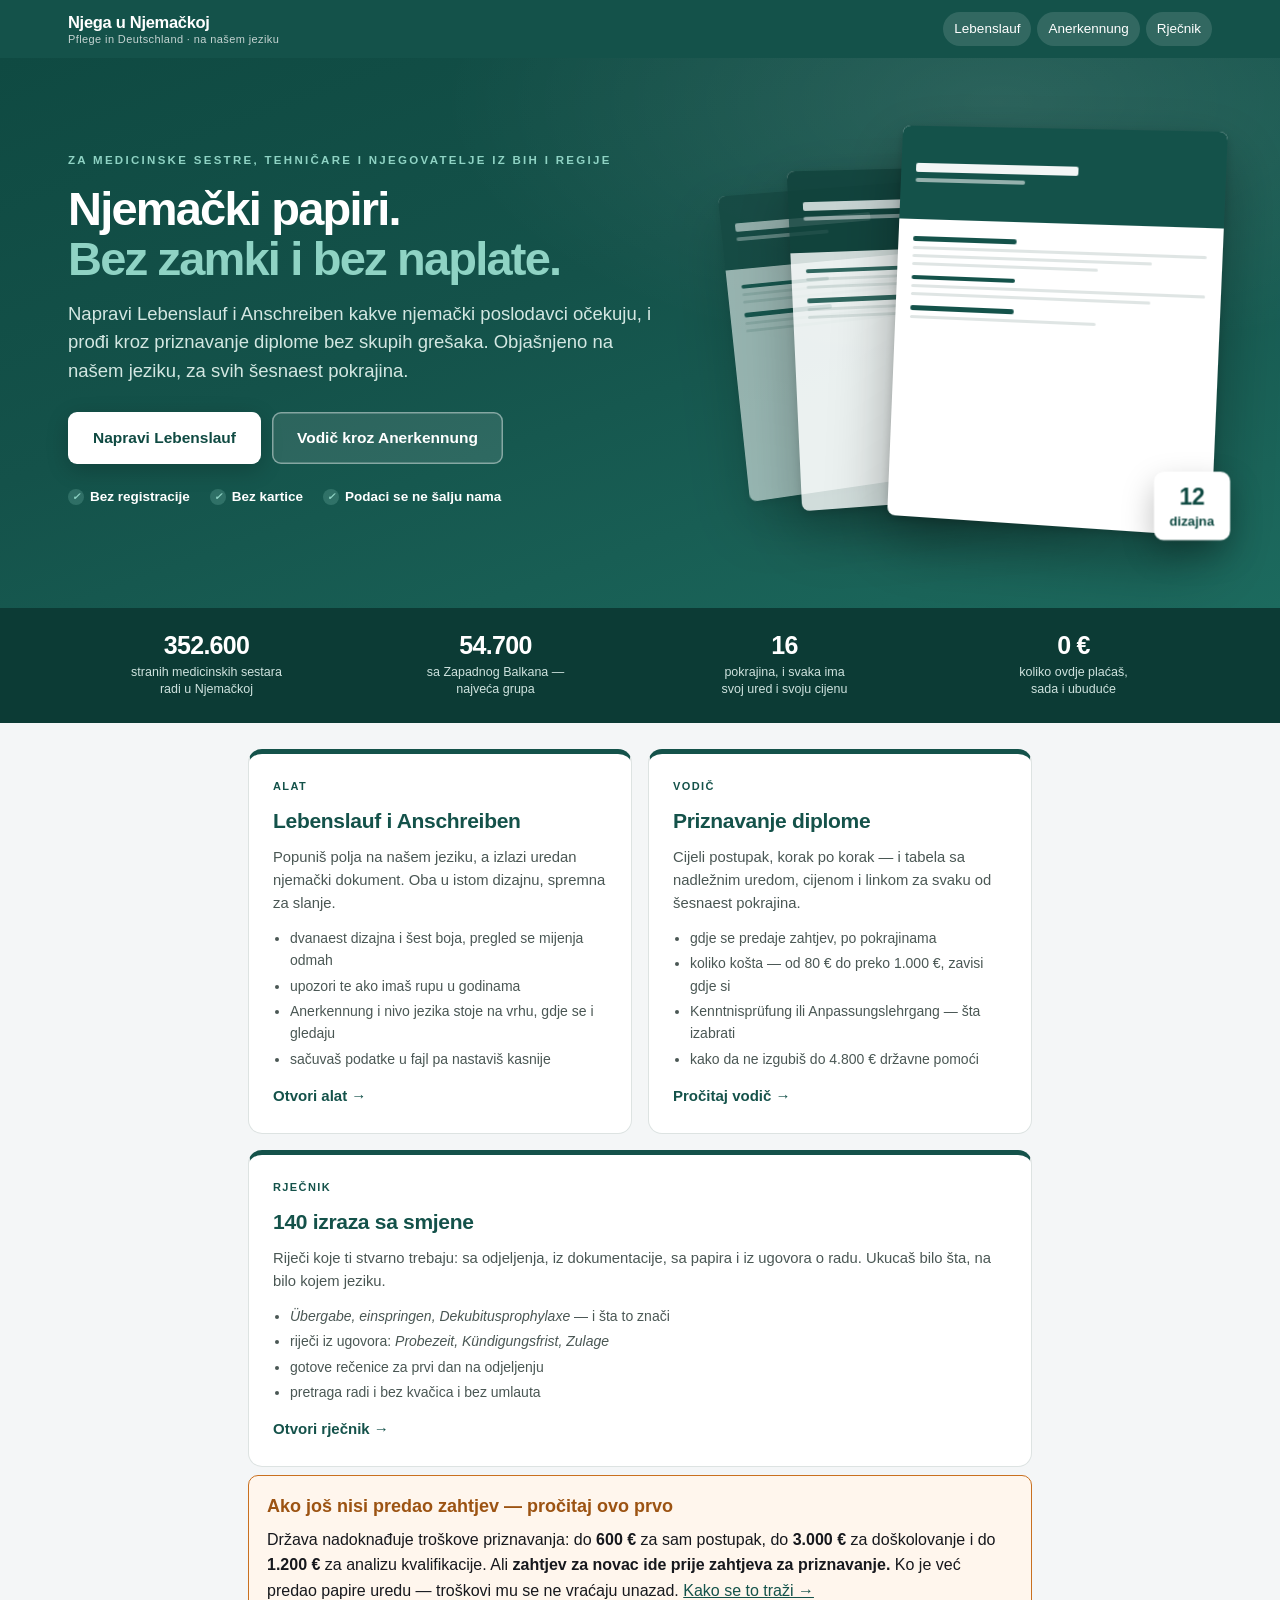
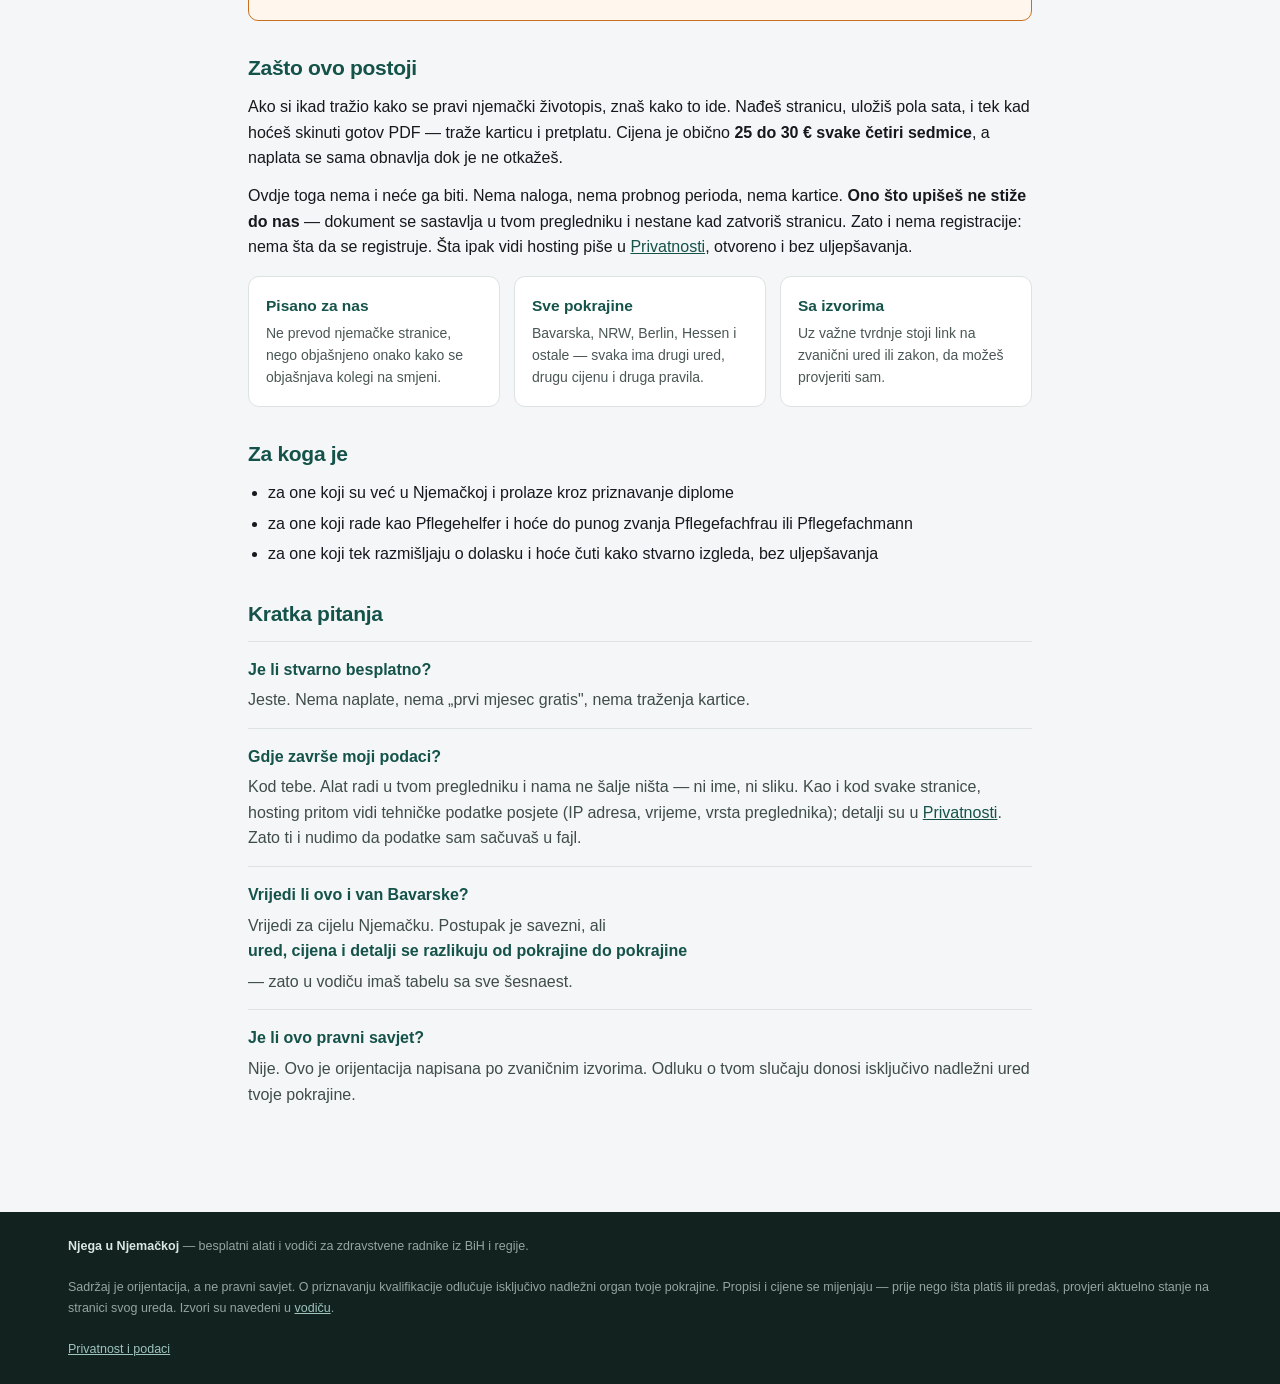
<file: index.html>
<!DOCTYPE html>
<html lang="bs">
<head>
<meta charset="utf-8">
<meta name="viewport" content="width=device-width, initial-scale=1">
<title>Njega u Njemačkoj — Lebenslauf, Anschreiben i Anerkennung na našem jeziku</title>
<meta name="description" content="Besplatni alati i vodiči za medicinske sestre i njegovatelje iz BiH i regije u Njemačkoj. Njemački Lebenslauf i Anschreiben bez registracije, plus priznavanje diplome za svih 16 pokrajina.">
<link rel="stylesheet" href="style.css">
<style>
/* ---------- HERO ---------- */
.hero{background:linear-gradient(160deg,#0f4a42 0%,#14524a 42%,#1c6a5e 100%);
  color:#fff;position:relative;overflow:hidden}
.hero:before{content:"";position:absolute;inset:0;
  background:radial-gradient(900px 420px at 78% 8%,rgba(255,255,255,.10),transparent 62%);
  pointer-events:none}
.hero .in{max-width:1180px;margin:0 auto;padding:46px 18px 52px;position:relative;
  display:grid;grid-template-columns:1fr;gap:34px;align-items:center}
@media(min-width:940px){.hero .in{grid-template-columns:1.08fr .92fr;padding:66px 18px 74px;gap:44px}}

.hero .kick{font-size:11.5px;letter-spacing:2.3px;text-transform:uppercase;
  font-weight:700;color:#8fd3c4;margin-bottom:15px}
.hero h1{font-size:35px;line-height:1.06;letter-spacing:-1.3px;color:#fff;margin:0 0 16px;
  font-weight:800}
@media(min-width:640px){.hero h1{font-size:47px;letter-spacing:-1.8px}}
.hero h1 em{font-style:normal;color:#8fd3c4}
.hero .sub{font-size:17px;line-height:1.55;color:#d3e7e2;margin:0 0 26px;max-width:33em}
@media(min-width:640px){.hero .sub{font-size:18.5px}}

.cta{display:flex;gap:11px;flex-wrap:wrap;margin-bottom:22px}
.cta a{display:inline-block;text-decoration:none;font-weight:700;font-size:15.5px;
  padding:14px 25px;border-radius:9px;transition:transform .12s ease}
.cta a:active{transform:translateY(1px)}
.cta .b1{background:#fff;color:#0f4a42;box-shadow:0 6px 22px rgba(0,0,0,.20)}
.cta .b1:hover{background:#eafaf6}
.cta .b2{background:rgba(255,255,255,.10);color:#fff;
  box-shadow:inset 0 0 0 1.5px rgba(255,255,255,.42)}
.cta .b2:hover{background:rgba(255,255,255,.19)}

.marks{display:flex;gap:7px 20px;flex-wrap:wrap;font-size:13.5px;color:#b6d8d1}
.marks span{display:flex;align-items:center;gap:6px}
.marks b{color:#fff;font-weight:600}
.tick{width:16px;height:16px;border-radius:50%;background:rgba(143,211,196,.22);
  color:#8fd3c4;font-size:10px;display:flex;align-items:center;justify-content:center;
  flex:0 0 auto;font-weight:800}

/* ---- 3D paper artwork ---- */
.art{position:relative;height:310px;perspective:1300px;perspective-origin:52% 46%}
@media(min-width:940px){.art{height:410px}}
.stage{position:absolute;inset:0;transform-style:preserve-3d;
  transition:transform .35s cubic-bezier(.2,.7,.3,1);will-change:transform}
.sheet{position:absolute;background:#fff;border-radius:8px;overflow:hidden;
  transform-style:preserve-3d;backface-visibility:hidden;
  box-shadow:0 26px 60px rgba(0,0,0,.34),0 3px 10px rgba(0,0,0,.16)}
.sheet.back{width:58%;height:80%;left:1%;top:12%;
  transform:translateZ(-130px) rotateY(17deg) rotateZ(-6deg);opacity:.55;
  animation:fl1 9s ease-in-out infinite}
.sheet.mid{width:59%;height:85%;left:16%;top:9%;
  transform:translateZ(-62px) rotateY(11deg) rotateZ(-2.6deg);opacity:.8;
  animation:fl2 8s ease-in-out infinite .5s}
.sheet.front{width:63%;height:95%;right:0;top:2%;
  transform:translateZ(24px) rotateY(-9deg) rotateZ(2.4deg);
  animation:fl3 7.5s ease-in-out infinite .2s}
@keyframes fl1{0%,100%{transform:translateZ(-130px) rotateY(17deg) rotateZ(-6deg) translateY(0)}
  50%{transform:translateZ(-130px) rotateY(20deg) rotateZ(-7deg) translateY(-13px)}}
@keyframes fl2{0%,100%{transform:translateZ(-62px) rotateY(11deg) rotateZ(-2.6deg) translateY(0)}
  50%{transform:translateZ(-62px) rotateY(14deg) rotateZ(-3.4deg) translateY(-9px)}}
@keyframes fl3{0%,100%{transform:translateZ(24px) rotateY(-9deg) rotateZ(2.4deg) translateY(0)}
  50%{transform:translateZ(24px) rotateY(-12deg) rotateZ(3.1deg) translateY(-16px)}}
.gleam{position:absolute;inset:0;pointer-events:none;
  background:linear-gradient(115deg,transparent 34%,rgba(255,255,255,.55) 47%,transparent 60%);
  transform:translateX(-120%);animation:sweep 6.5s ease-in-out infinite 1.4s}
@keyframes sweep{0%{transform:translateX(-120%)}38%,100%{transform:translateX(130%)}}
@media(prefers-reduced-motion:reduce){
  .sheet,.gleam{animation:none!important}
  .stage{transition:none}
}
.sheet .band{height:24%;background:#14524a;padding:14px 15px;display:flex;
  flex-direction:column;justify-content:center}
.sheet .band .l1{height:9px;width:56%;background:rgba(255,255,255,.95);border-radius:2px}
.sheet .band .l2{height:4px;width:38%;background:rgba(255,255,255,.55);border-radius:2px;margin-top:6px}
.sheet .body{padding:12px 15px;display:flex;flex-direction:column;gap:5px}
.sheet .h{height:4.5px;width:36%;background:#14524a;border-radius:2px;margin-top:5px}
.sheet .r{height:3px;background:#dfe5e4;border-radius:2px}
.sheet .r.s{width:82%}.sheet .r.xs{width:64%}
.sheet.back .band,.sheet.mid .band{background:#0f3f39}
.badge{position:absolute;right:-4px;bottom:6px;transform:translateZ(70px);background:#fff;color:#0f4a42;
  border-radius:9px;padding:10px 15px;box-shadow:0 12px 30px rgba(0,0,0,.26);
  font-size:12.5px;font-weight:700;line-height:1.3;text-align:center}
.badge b{display:block;font-size:22px;letter-spacing:-.6px}
@media(max-width:939px){.badge{right:2%}}

/* ---------- STATS ---------- */
.stats{background:#0c3b35;color:#cfe3df}
.stats .in{max-width:1180px;margin:0 auto;padding:20px 18px;
  display:grid;grid-template-columns:repeat(2,1fr);gap:18px 12px;text-align:center}
@media(min-width:760px){.stats .in{grid-template-columns:repeat(4,1fr);padding:24px 18px}}
.stats b{display:block;color:#fff;font-size:25px;font-weight:800;letter-spacing:-.7px;line-height:1.1}
.stats span{font-size:12.5px;line-height:1.4;display:block;margin-top:4px}

/* ---------- rest ---------- */
.tiles{display:grid;grid-template-columns:1fr;gap:16px;margin:0 0 8px}
@media(min-width:760px){.tiles{grid-template-columns:1fr 1fr}.tile2.wide{grid-column:1/-1}}
.tile2{display:block;background:#fff;border:1px solid var(--line);border-radius:14px;
  padding:24px;text-decoration:none;color:var(--ink);border-top:5px solid var(--brand);
  transition:box-shadow .15s ease,transform .15s ease}
.tile2:hover{box-shadow:0 10px 30px rgba(20,82,74,.13);transform:translateY(-2px)}
.tile2 .ico{font-size:11px;font-weight:800;letter-spacing:1.4px;text-transform:uppercase;
  color:var(--brand);margin-bottom:9px}
.tile2 h3{margin:0 0 8px;font-size:21px;letter-spacing:-.3px}
.tile2 p{margin:0 0 12px;font-size:14.8px;color:#4a5754;line-height:1.55}
.tile2 ul{margin:0 0 13px;padding-left:17px;font-size:14px;color:#4a5754}
.tile2 li{margin-bottom:3px}
.tile2 .go{font-weight:700;color:var(--brand);font-size:15px}

.feat{display:grid;grid-template-columns:1fr;gap:14px;margin:16px 0 8px}
@media(min-width:700px){.feat{grid-template-columns:1fr 1fr 1fr}}
.feat div{background:#fff;border:1px solid var(--line);border-radius:11px;padding:17px}
.feat b{display:block;color:var(--brand);margin-bottom:5px;font-size:15.5px}
.feat p{margin:0;font-size:14px;color:#4a5754;line-height:1.55}

.qa{border-top:1px solid var(--line);padding:15px 0}
.qa b{display:block;margin-bottom:5px;font-size:16px;color:var(--brand)}
.qa p{margin:0;color:#3f4c49}
</style>
</head>
<body>
<a class="skip" href="#glavni">Preskoči na sadržaj</a>

<nav class="nav"><div class="in">
  <a class="logo" href="index.html">Njega u Njemačkoj<small>Pflege in Deutschland · na našem jeziku</small></a>
  <div class="links"><a href="lebenslauf.html">Lebenslauf</a><a href="anerkennung.html">Anerkennung</a><a href="rjecnik.html">Rječnik</a></div>
</div></nav>

<header class="hero"><div class="in">
  <div class="copy">
    <div class="kick">Za medicinske sestre, tehničare i njegovatelje iz BiH i regije</div>
    <h1>Njemački papiri.<br><em>Bez zamki i bez naplate.</em></h1>
    <p class="sub">Napravi Lebenslauf i Anschreiben kakve njemački poslodavci očekuju, i
    prođi kroz priznavanje diplome bez skupih grešaka. Objašnjeno na našem jeziku,
    za svih šesnaest pokrajina.</p>
    <div class="cta">
      <a class="b1" href="lebenslauf.html">Napravi Lebenslauf</a>
      <a class="b2" href="anerkennung.html">Vodič kroz Anerkennung</a>
    </div>
    <div class="marks">
      <span><i class="tick">✓</i><b>Bez registracije</b></span>
      <span><i class="tick">✓</i><b>Bez kartice</b></span>
      <span><i class="tick">✓</i><b>Podaci se ne šalju nama</b></span>
    </div>
  </div>

  <div class="art" aria-hidden="true" id="art">
   <div class="stage" id="stage">
    <div class="sheet back"><div class="band"><div class="l1"></div><div class="l2"></div></div>
      <div class="body"><div class="h"></div><div class="r"></div><div class="r s"></div>
        <div class="h"></div><div class="r"></div><div class="r xs"></div></div></div>
    <div class="sheet mid"><div class="band"><div class="l1"></div><div class="l2"></div></div>
      <div class="body"><div class="h"></div><div class="r"></div><div class="r s"></div>
        <div class="h"></div><div class="r"></div><div class="r xs"></div></div></div>
    <div class="sheet front"><div class="band"><div class="l1"></div><div class="l2"></div></div>
      <div class="body">
        <div class="h"></div><div class="r"></div><div class="r s"></div><div class="r xs"></div>
        <div class="h"></div><div class="r"></div><div class="r s"></div>
        <div class="h"></div><div class="r xs"></div></div>
      <div class="gleam"></div></div>
    <div class="badge"><b>12</b>dizajna</div>
   </div>
  </div>
</div></header>

<div class="stats"><div class="in">
  <div><b>352.600</b><span>stranih medicinskih sestara<br>radi u Njemačkoj</span></div>
  <div><b>54.700</b><span>sa Zapadnog Balkana —<br>najveća grupa</span></div>
  <div><b>16</b><span>pokrajina, i svaka ima<br>svoj ured i svoju cijenu</span></div>
  <div><b>0 €</b><span>koliko ovdje plaćaš,<br>sada i ubuduće</span></div>
</div></div>

<div class="page" id="glavni" tabindex="-1">

  <div class="tiles">
    <a class="tile2" href="lebenslauf.html">
      <div class="ico">Alat</div>
      <h3>Lebenslauf i Anschreiben</h3>
      <p>Popuniš polja na našem jeziku, a izlazi uredan njemački dokument. Oba
      u istom dizajnu, spremna za slanje.</p>
      <ul>
        <li>dvanaest dizajna i šest boja, pregled se mijenja odmah</li>
        <li>upozori te ako imaš rupu u godinama</li>
        <li>Anerkennung i nivo jezika stoje na vrhu, gdje se i gledaju</li>
        <li>sačuvaš podatke u fajl pa nastaviš kasnije</li>
      </ul>
      <span class="go">Otvori alat &rarr;</span>
    </a>
    <a class="tile2" href="anerkennung.html">
      <div class="ico">Vodič</div>
      <h3>Priznavanje diplome</h3>
      <p>Cijeli postupak, korak po korak — i tabela sa nadležnim uredom, cijenom
      i linkom za svaku od šesnaest pokrajina.</p>
      <ul>
        <li>gdje se predaje zahtjev, po pokrajinama</li>
        <li>koliko košta — od 80 € do preko 1.000 €, zavisi gdje si</li>
        <li>Kenntnisprüfung ili Anpassungslehrgang — šta izabrati</li>
        <li>kako da ne izgubiš do 4.800 € državne pomoći</li>
      </ul>
      <span class="go">Pročitaj vodič &rarr;</span>
    </a>
    <a class="tile2 wide" href="rjecnik.html">
      <div class="ico">Rječnik</div>
      <h3>140 izraza sa smjene</h3>
      <p>Riječi koje ti stvarno trebaju: sa odjeljenja, iz dokumentacije, sa
      papira i iz ugovora o radu. Ukucaš bilo šta, na bilo kojem jeziku.</p>
      <ul>
        <li><i>Übergabe, einspringen, Dekubitusprophylaxe</i> — i šta to znači</li>
        <li>riječi iz ugovora: <i>Probezeit, Kündigungsfrist, Zulage</i></li>
        <li>gotove rečenice za prvi dan na odjeljenju</li>
        <li>pretraga radi i bez kvačica i bez umlauta</li>
      </ul>
      <span class="go">Otvori rječnik &rarr;</span>
    </a>
  </div>

  <div class="alert">
    <div class="h">Ako još nisi predao zahtjev — pročitaj ovo prvo</div>
    Država nadoknađuje troškove priznavanja: do <b>600 €</b> za sam postupak,
    do <b>3.000 €</b> za doškolovanje i do <b>1.200 €</b> za analizu kvalifikacije.
    Ali <b>zahtjev za novac ide prije zahtjeva za priznavanje.</b> Ko je već predao
    papire uredu — troškovi mu se ne vraćaju unazad.
    <a href="anerkennung.html">Kako se to traži &rarr;</a>
  </div>

  <h2>Zašto ovo postoji</h2>
  <p>Ako si ikad tražio kako se pravi njemački životopis, znaš kako to ide. Nađeš
  stranicu, uložiš pola sata, i tek kad hoćeš skinuti gotov PDF — traže karticu i
  pretplatu. Cijena je obično <b>25 do 30 € svake četiri sedmice</b>, a naplata se
  sama obnavlja dok je ne otkažeš.</p>
  <p>Ovdje toga nema i neće ga biti. Nema naloga, nema probnog perioda, nema
  kartice. <b>Ono što upišeš ne stiže do nas</b> — dokument se sastavlja u tvom
  pregledniku i nestane kad zatvoriš stranicu. Zato i nema registracije: nema šta
  da se registruje. Šta ipak vidi hosting piše u
  <a href="privatnost.html">Privatnosti</a>, otvoreno i bez uljepšavanja.</p>

  <div class="feat">
    <div><b>Pisano za nas</b><p>Ne prevod njemačke stranice, nego objašnjeno onako
      kako se objašnjava kolegi na smjeni.</p></div>
    <div><b>Sve pokrajine</b><p>Bavarska, NRW, Berlin, Hessen i ostale — svaka ima
      drugi ured, drugu cijenu i druga pravila.</p></div>
    <div><b>Sa izvorima</b><p>Uz važne tvrdnje stoji link na zvanični ured ili
      zakon, da možeš provjeriti sam.</p></div>
  </div>

  <h2>Za koga je</h2>
  <ul>
    <li>za one koji su već u Njemačkoj i prolaze kroz priznavanje diplome</li>
    <li>za one koji rade kao Pflegehelfer i hoće do punog zvanja Pflegefachfrau ili Pflegefachmann</li>
    <li>za one koji tek razmišljaju o dolasku i hoće čuti kako stvarno izgleda, bez uljepšavanja</li>
  </ul>

  <h2>Kratka pitanja</h2>
  <div class="qa"><b>Je li stvarno besplatno?</b>
    <p>Jeste. Nema naplate, nema „prvi mjesec gratis", nema traženja kartice.</p></div>
  <div class="qa"><b>Gdje završe moji podaci?</b>
    <p>Kod tebe. Alat radi u tvom pregledniku i nama ne šalje ništa — ni ime, ni
    sliku. Kao i kod svake stranice, hosting pritom vidi tehničke podatke posjete
    (IP adresa, vrijeme, vrsta preglednika); detalji su u
    <a href="privatnost.html">Privatnosti</a>. Zato ti i nudimo da podatke sam
    sačuvaš u fajl.</p></div>
  <div class="qa"><b>Vrijedi li ovo i van Bavarske?</b>
    <p>Vrijedi za cijelu Njemačku. Postupak je savezni, ali <b>ured, cijena i
    detalji se razlikuju od pokrajine do pokrajine</b> — zato u vodiču imaš tabelu
    sa sve šesnaest.</p></div>
  <div class="qa"><b>Je li ovo pravni savjet?</b>
    <p>Nije. Ovo je orijentacija napisana po zvaničnim izvorima. Odluku o tvom
    slučaju donosi isključivo nadležni ured tvoje pokrajine.</p></div>

</div>

<footer class="site"><div class="in">
  <b>Njega u Njemačkoj</b> — besplatni alati i vodiči za zdravstvene radnike iz BiH i regije.<br><br>
  Sadržaj je orijentacija, a ne pravni savjet. O priznavanju kvalifikacije odlučuje
  isključivo nadležni organ tvoje pokrajine. Propisi i cijene se mijenjaju — prije
  nego išta platiš ili predaš, provjeri aktuelno stanje na stranici svog ureda.
  Izvori su navedeni u <a href="anerkennung.html">vodiču</a>.<br><br>
  <a href="privatnost.html">Privatnost i podaci</a>
</div></footer>

<script>
(function(){
  var art=document.getElementById('art'), stage=document.getElementById('stage');
  if(!art||!stage) return;
  if(window.matchMedia&&window.matchMedia('(prefers-reduced-motion: reduce)').matches) return;
  if(!window.matchMedia||!window.matchMedia('(hover: hover) and (pointer: fine)').matches) return;
  var raf=null,tx=0,ty=0;
  art.addEventListener('mousemove',function(e){
    var r=art.getBoundingClientRect();
    tx=((e.clientX-r.left)/r.width-.5)*2;   // -1 .. 1
    ty=((e.clientY-r.top)/r.height-.5)*2;
    if(!raf) raf=requestAnimationFrame(apply);
  });
  art.addEventListener('mouseleave',function(){tx=0;ty=0;if(!raf)raf=requestAnimationFrame(apply);});
  function apply(){
    raf=null;
    stage.style.transform='rotateY('+(tx*9).toFixed(2)+'deg) rotateX('+(-ty*7).toFixed(2)+'deg)';
  }
})();
</script>
</body>
</html>
</file>
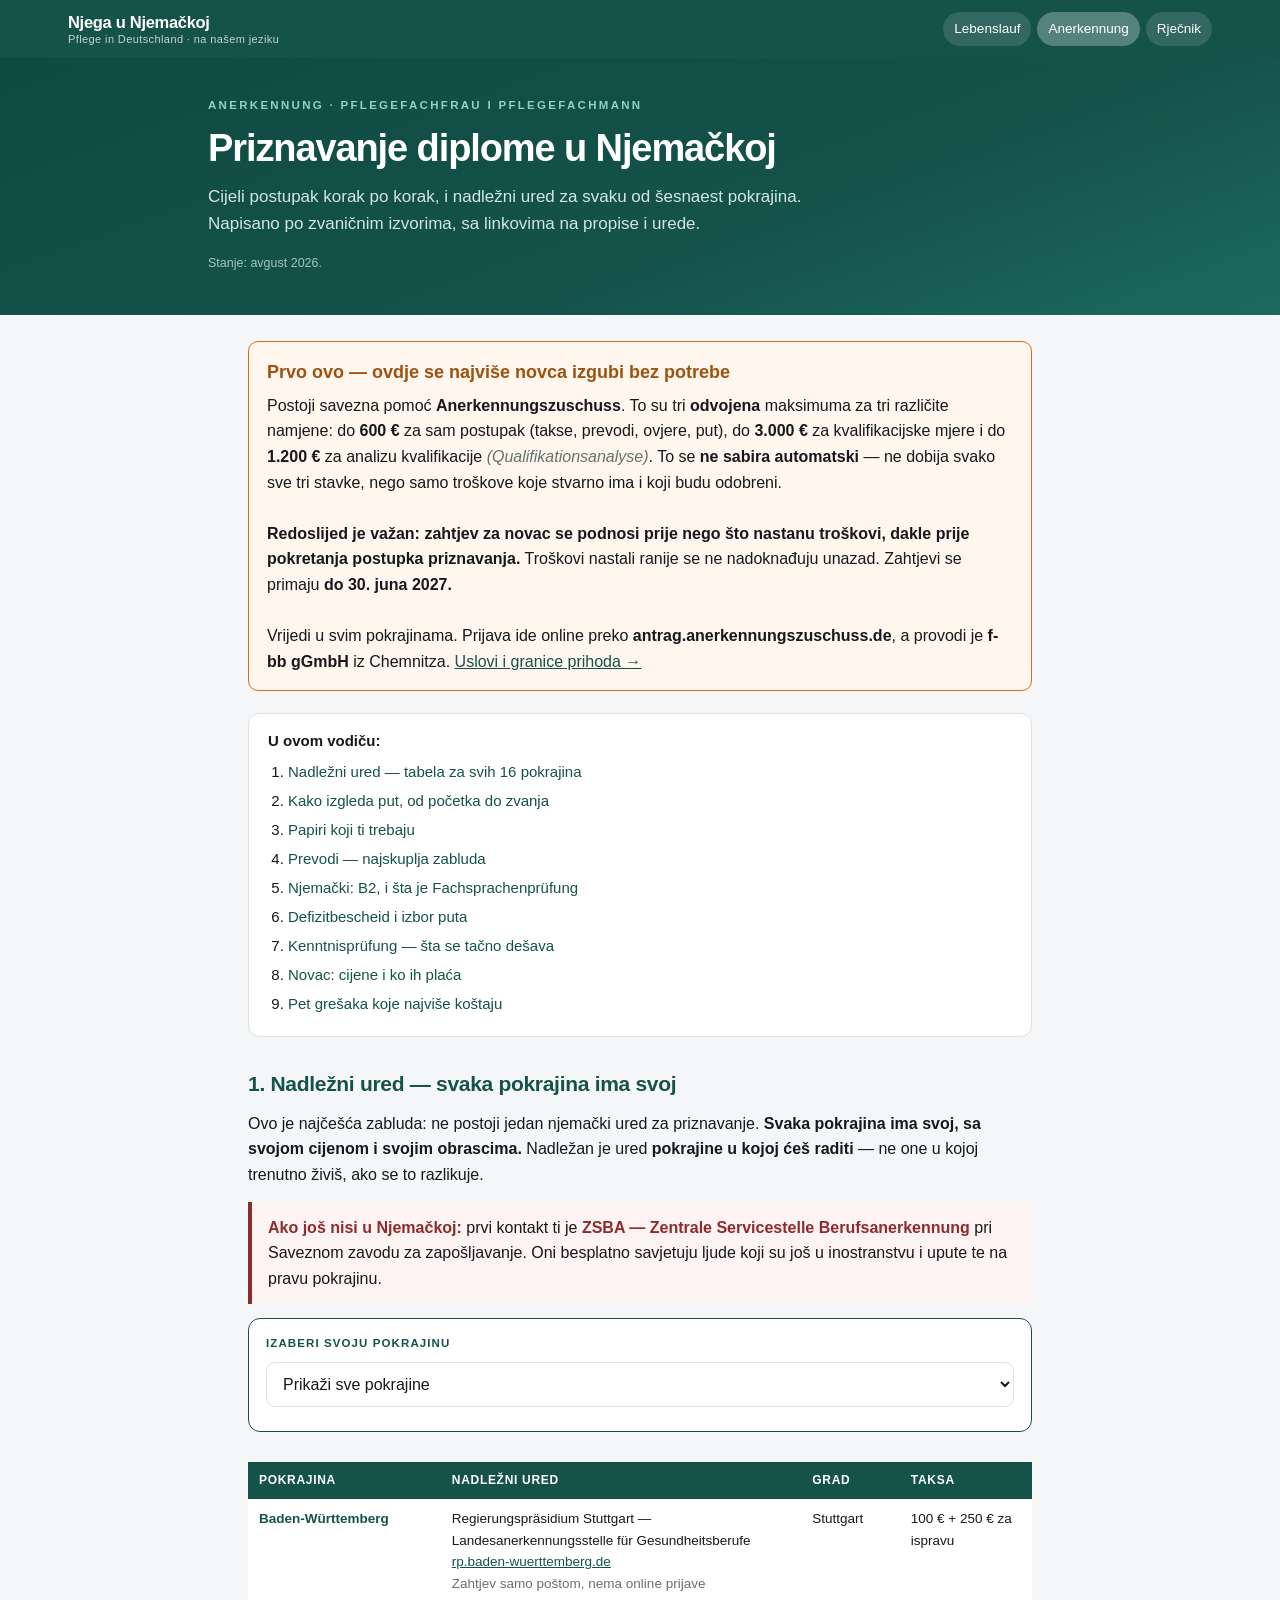
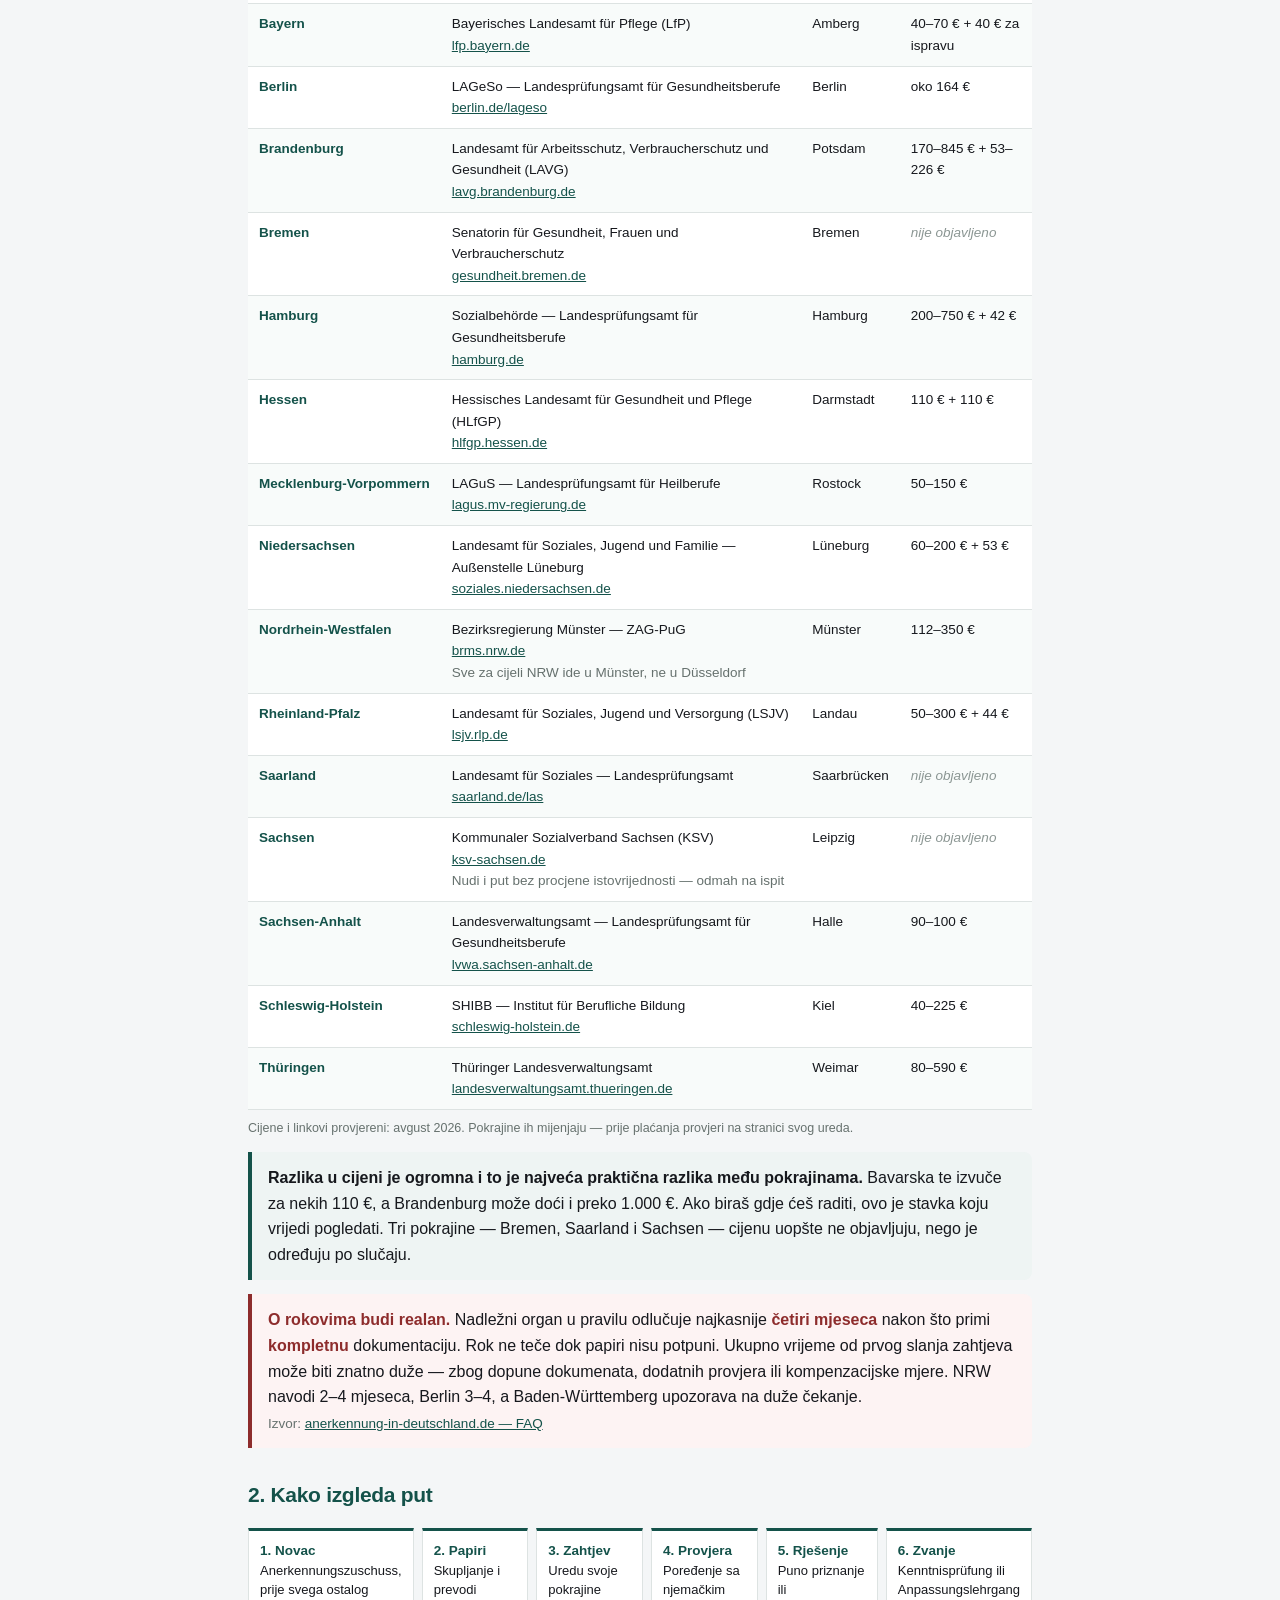
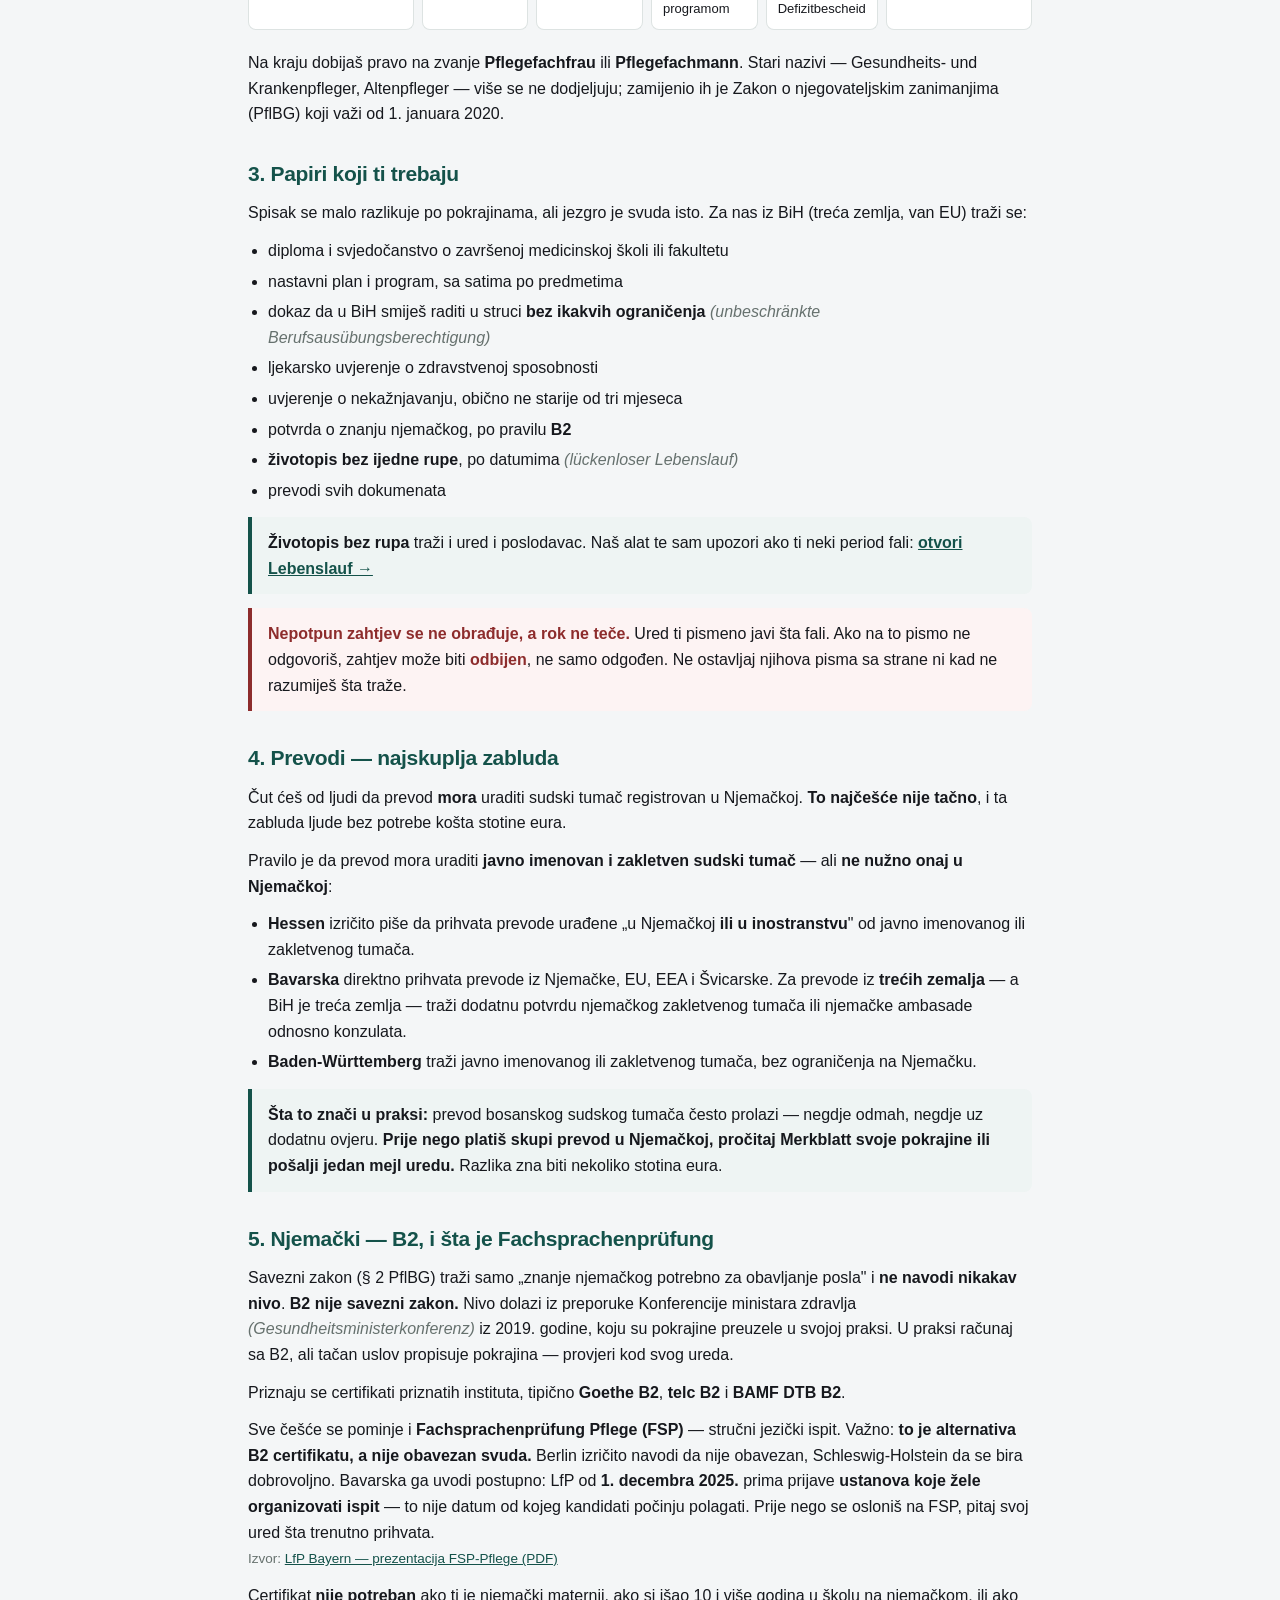
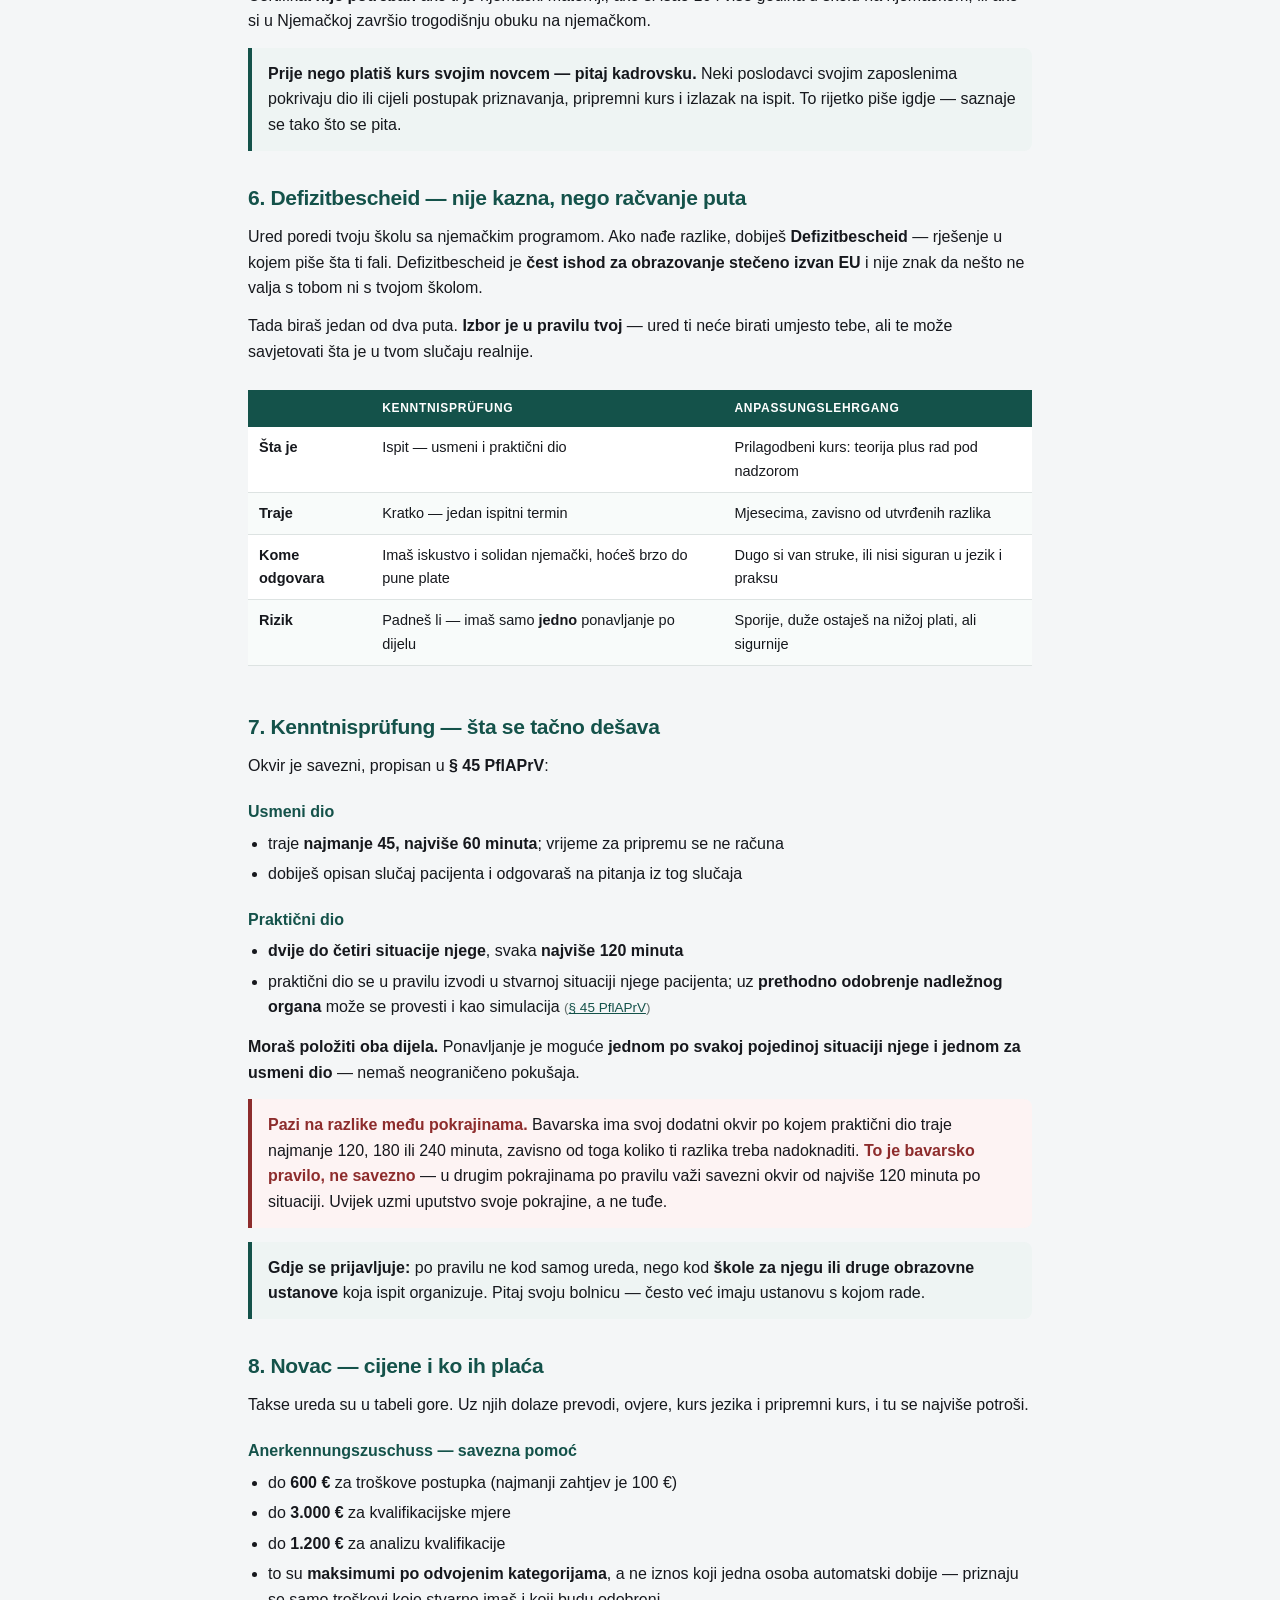
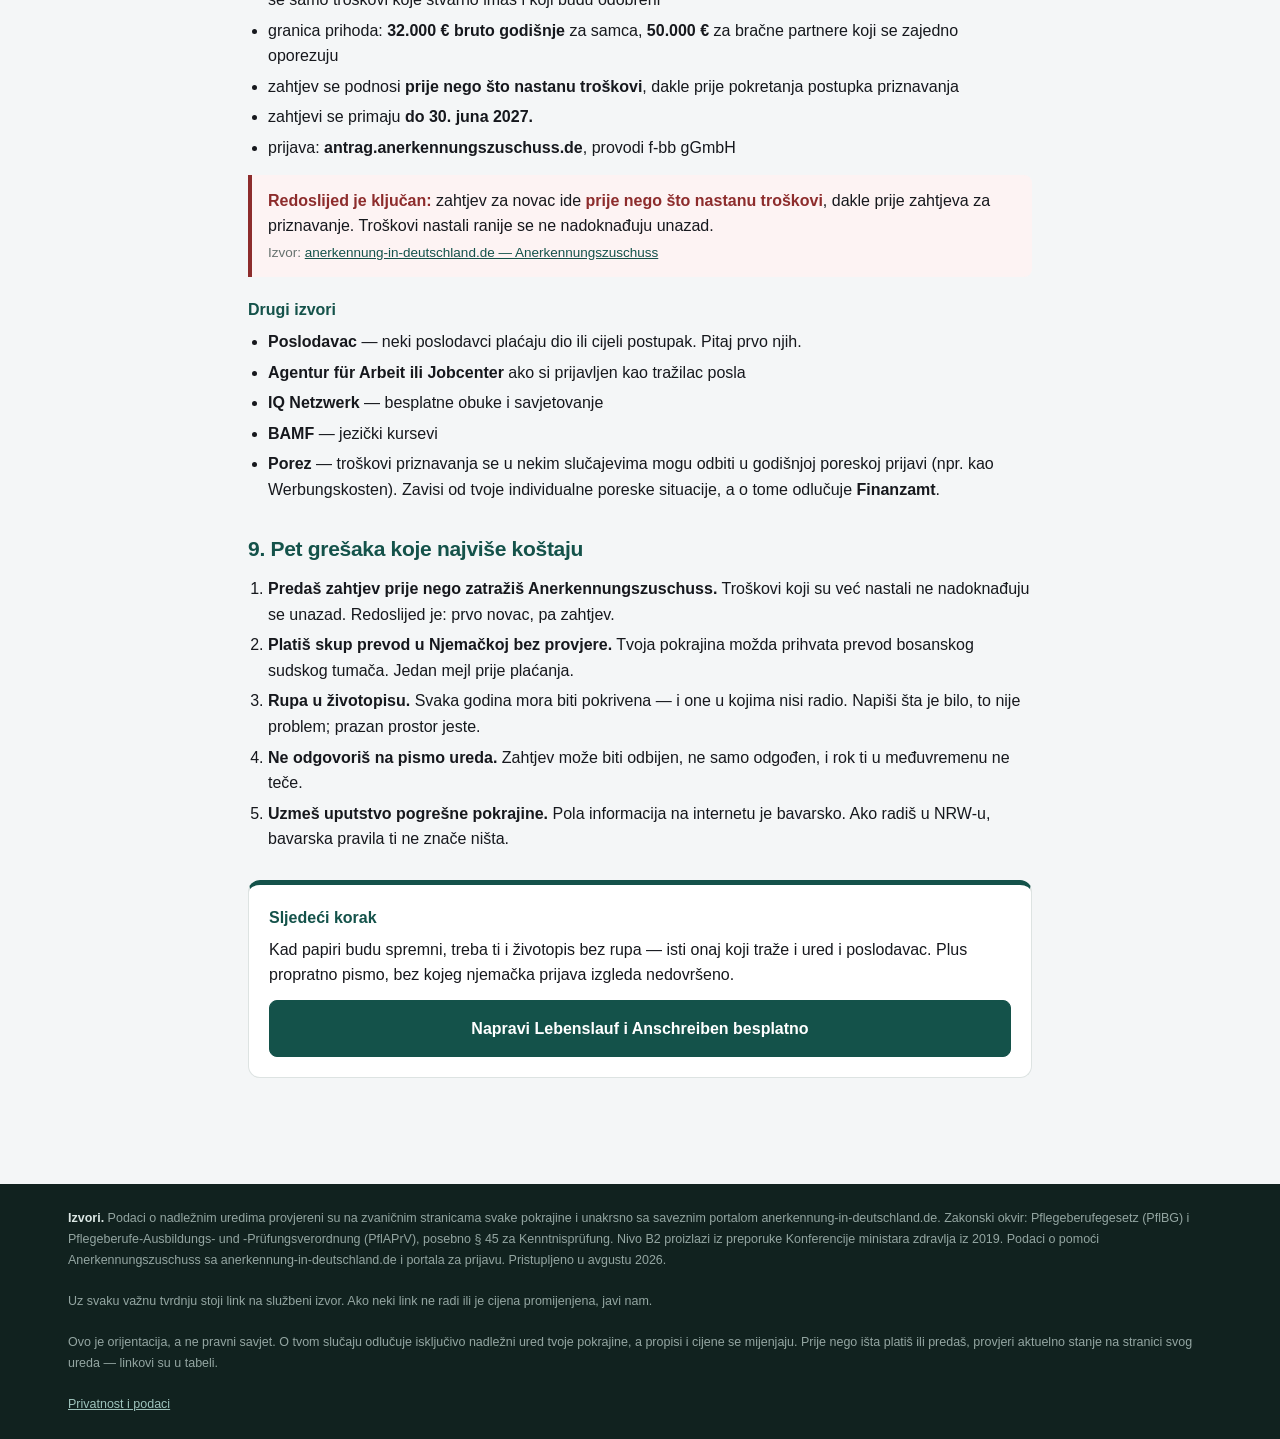
<file: anerkennung.html>
<!DOCTYPE html>
<html lang="bs">
<head>
<meta charset="utf-8">
<meta name="viewport" content="width=device-width, initial-scale=1">
<title>Priznavanje diplome medicinske sestre u Njemačkoj — vodič za svih 16 pokrajina</title>
<meta name="description" content="Anerkennung za Pflegefachfrau i Pflegefachmann: nadležni ured, cijena i rok za svaku njemačku pokrajinu. B2, Kenntnisprüfung, prevodi i savezna pomoć Anerkennungszuschuss. Na našem jeziku, sa izvorima.">
<link rel="stylesheet" href="style.css">
<style>
.lead{background:linear-gradient(160deg,#0f4a42,#14524a 60%,#1c6a5e);color:#fff}
.lead .in{max-width:900px;margin:0 auto;padding:38px 18px 42px}
.lead .kick{font-size:11.5px;letter-spacing:2.3px;text-transform:uppercase;font-weight:700;color:#8fd3c4;margin-bottom:13px}
.lead h1{color:#fff;font-size:31px;line-height:1.1;letter-spacing:-1.1px;margin:0 0 13px}
@media(min-width:640px){.lead h1{font-size:38px}}
.lead p{color:#d3e7e2;font-size:17px;margin:0;max-width:36em}
.lead .upd{margin-top:16px;font-size:12.5px;color:#9ec9c0}

.flow{display:grid;grid-template-columns:repeat(2,1fr);gap:8px;margin:16px 0 20px}
@media(min-width:860px){.flow{grid-template-columns:repeat(6,1fr)}}
.flow div{background:#fff;border:1px solid var(--line);border-top:3px solid var(--brand);
  border-radius:0 0 8px 8px;padding:10px 11px;font-size:13px;line-height:1.45}
.flow b{display:block;color:var(--brand);font-size:13.5px;margin-bottom:2px}
.toc{background:#fff;border:1px solid var(--line);border-radius:11px;padding:15px 19px;margin-bottom:24px;font-size:15px}
.toc ol{margin:7px 0 0}
.toc a{text-decoration:none}
.toc a:hover{text-decoration:underline}
table.lands{font-size:13.5px}
table.lands th{position:sticky;top:0}
table.lands td:first-child{font-weight:700;white-space:nowrap;color:var(--brand)}
.picker{background:#fff;border:1.5px solid var(--brand);border-radius:12px;padding:15px 17px;margin:6px 0 16px}
.picker .cap{font-size:11.5px;font-weight:800;letter-spacing:1.1px;text-transform:uppercase;color:var(--brand);margin-bottom:9px}
.picker select{width:100%;padding:12px 12px;border:1.5px solid var(--line);border-radius:9px;font:inherit;font-size:16px;background:#fff;color:var(--ink)}
.picker select:focus{outline:2px solid var(--focus);outline-offset:-1px}
.picker .rst{margin-top:9px}
#detail{margin:0 0 16px;display:none}
#detail .box{background:var(--soft);border:1.5px solid var(--brand);border-radius:12px;padding:17px 19px}
#detail h3{margin:0 0 3px;font-size:22px;color:var(--brand)}
#detail .sub{font-size:13px;color:var(--muted);margin-bottom:13px}
#detail dl{margin:0;display:grid;grid-template-columns:1fr;gap:9px}
@media(min-width:620px){#detail dl{grid-template-columns:1fr 1fr}}
#detail dt{font-size:11px;font-weight:800;letter-spacing:1px;text-transform:uppercase;color:var(--brand);margin-bottom:2px}
#detail dd{margin:0;font-size:14.5px;line-height:1.5}
#detail .full{grid-column:1/-1}
#detail .note{margin-top:12px;font-size:13.5px;background:#fff;border-radius:8px;padding:10px 12px;color:#4a5754}
table.lands a{word-break:break-word}
.na{color:#8b9693;font-style:italic}
.src{font-size:12.5px;color:var(--muted);margin-top:-6px}
h2{scroll-margin-top:14px}
</style>
</head>
<body>
<a class="skip" href="#glavni">Preskoči na sadržaj</a>

<nav class="nav"><div class="in">
  <a class="logo" href="index.html">Njega u Njemačkoj<small>Pflege in Deutschland · na našem jeziku</small></a>
  <div class="links"><a href="lebenslauf.html">Lebenslauf</a><a href="anerkennung.html" class="on">Anerkennung</a><a href="rjecnik.html">Rječnik</a></div>
</div></nav>

<div class="lead"><div class="in">
  <div class="kick">Anerkennung · Pflegefachfrau i Pflegefachmann</div>
  <h1>Priznavanje diplome u Njemačkoj</h1>
  <p>Cijeli postupak korak po korak, i nadležni ured za svaku od šesnaest
  pokrajina. Napisano po zvaničnim izvorima, sa linkovima na propise i urede.</p>
  <div class="upd">Stanje: avgust 2026.</div>
</div></div>

<div class="page" id="glavni" tabindex="-1">

<div class="alert">
  <div class="h">Prvo ovo — ovdje se najviše novca izgubi bez potrebe</div>
  Postoji savezna pomoć <b>Anerkennungszuschuss</b>. To su tri <b>odvojena</b> maksimuma
  za tri različite namjene: do <b>600 €</b> za sam postupak (takse, prevodi, ovjere, put),
  do <b>3.000 €</b> za kvalifikacijske mjere i do <b>1.200 €</b> za analizu kvalifikacije
  <span class="de">(Qualifikationsanalyse)</span>. To se <b>ne sabira automatski</b> —
  ne dobija svako sve tri stavke, nego samo troškove koje stvarno ima i koji budu odobreni.<br><br>
  <b>Redoslijed je važan: zahtjev za novac se podnosi prije nego što nastanu troškovi,
  dakle prije pokretanja postupka priznavanja.</b> Troškovi nastali ranije se ne
  nadoknađuju unazad. Zahtjevi se primaju <b>do 30. juna 2027.</b><br><br>
  Vrijedi u svim pokrajinama. Prijava ide online preko
  <b>antrag.anerkennungszuschuss.de</b>, a provodi je <b>f-bb gGmbH</b> iz Chemnitza.
  <a href="#novac">Uslovi i granice prihoda &rarr;</a>
</div>

<div class="toc"><b>U ovom vodiču:</b>
<ol>
  <li><a href="#ured">Nadležni ured — tabela za svih 16 pokrajina</a></li>
  <li><a href="#put">Kako izgleda put, od početka do zvanja</a></li>
  <li><a href="#papiri">Papiri koji ti trebaju</a></li>
  <li><a href="#prevodi">Prevodi — najskuplja zabluda</a></li>
  <li><a href="#jezik">Njemački: B2, i šta je Fachsprachenprüfung</a></li>
  <li><a href="#defizit">Defizitbescheid i izbor puta</a></li>
  <li><a href="#ispit">Kenntnisprüfung — šta se tačno dešava</a></li>
  <li><a href="#novac">Novac: cijene i ko ih plaća</a></li>
  <li><a href="#greske">Pet grešaka koje najviše koštaju</a></li>
</ol></div>

<h2 id="ured">1. Nadležni ured — svaka pokrajina ima svoj</h2>
<p>Ovo je najčešća zabluda: ne postoji jedan njemački ured za priznavanje. <b>Svaka
pokrajina ima svoj, sa svojom cijenom i svojim obrascima.</b> Nadležan je ured
<b>pokrajine u kojoj ćeš raditi</b> — ne one u kojoj trenutno živiš, ako se to
razlikuje.</p>

<div class="warnbox"><b>Ako još nisi u Njemačkoj:</b> prvi kontakt ti je
<b>ZSBA — Zentrale Servicestelle Berufsanerkennung</b> pri Saveznom zavodu za
zapošljavanje. Oni besplatno savjetuju ljude koji su još u inostranstvu i upute te
na pravu pokrajinu.</div>

<div class="picker">
  <div class="cap">Izaberi svoju pokrajinu</div>
  <select id="landSel" aria-label="Pokrajina">
    <option value="">Prikaži sve pokrajine</option>
  </select>
  <div class="rst"><button class="btn" id="rstBtn" style="display:none" onclick="pick('')">Prikaži ponovo sve pokrajine</button></div>
</div>
<div id="detail"></div>
<div class="tablewrap"><table class="lands" id="landTable">
<thead><tr><th>Pokrajina</th><th>Nadležni ured</th><th>Grad</th><th>Taksa</th></tr></thead>
<tbody>
<tr data-l="Baden-Württemberg"><td>Baden-Württemberg</td>
  <td>Regierungspräsidium Stuttgart — Landesanerkennungsstelle für Gesundheitsberufe<br>
      <a href="https://rp.baden-wuerttemberg.de/themen/bildung/ausbildung/seiten/gesundheitsberufe-ausland/de/" target="_blank" rel="noopener">rp.baden-wuerttemberg.de</a><br>
      <span class="small">Zahtjev samo poštom, nema online prijave</span></td>
  <td>Stuttgart</td><td>100 € + 250 € za ispravu</td></tr>
<tr data-l="Bayern"><td>Bayern</td>
  <td>Bayerisches Landesamt für Pflege (LfP)<br>
      <a href="https://www.lfp.bayern.de/anerkennung/pflegefachkraft/" target="_blank" rel="noopener">lfp.bayern.de</a></td>
  <td>Amberg</td><td>40–70 € + 40 € za ispravu</td></tr>
<tr data-l="Berlin"><td>Berlin</td>
  <td>LAGeSo — Landesprüfungsamt für Gesundheitsberufe<br>
      <a href="https://www.berlin.de/lageso/gesundheit/berufe-im-gesundheitswesen/" target="_blank" rel="noopener">berlin.de/lageso</a></td>
  <td>Berlin</td><td>oko 164 €</td></tr>
<tr data-l="Brandenburg"><td>Brandenburg</td>
  <td>Landesamt für Arbeitsschutz, Verbraucherschutz und Gesundheit (LAVG)<br>
      <a href="https://lavg.brandenburg.de/lavg/de/gesundheit/gesundheitsfachberufe/anerkennung-auslaendischer-ausbildung/" target="_blank" rel="noopener">lavg.brandenburg.de</a></td>
  <td>Potsdam</td><td>170–845 € + 53–226 €</td></tr>
<tr data-l="Bremen"><td>Bremen</td>
  <td>Senatorin für Gesundheit, Frauen und Verbraucherschutz<br>
      <a href="https://www.gesundheit.bremen.de/gesundheit/berufe-im-gesundheitswesen/anerkennung-auslaendischer-diplome-in-gesundheitsfachberufen-46172" target="_blank" rel="noopener">gesundheit.bremen.de</a></td>
  <td>Bremen</td><td class="na">nije objavljeno</td></tr>
<tr data-l="Hamburg"><td>Hamburg</td>
  <td>Sozialbehörde — Landesprüfungsamt für Gesundheitsberufe<br>
      <a href="https://www.hamburg.de/politik-und-verwaltung/behoerden/sozialbehoerde/einrichtungen/lpa" target="_blank" rel="noopener">hamburg.de</a></td>
  <td>Hamburg</td><td>200–750 € + 42 €</td></tr>
<tr data-l="Hessen"><td>Hessen</td>
  <td>Hessisches Landesamt für Gesundheit und Pflege (HLfGP)<br>
      <a href="https://hlfgp.hessen.de/pflegefachberufe/auslaendische-abschluesse-pflege-antrag-und-anerkennungsverfahren" target="_blank" rel="noopener">hlfgp.hessen.de</a></td>
  <td>Darmstadt</td><td>110 € + 110 €</td></tr>
<tr data-l="Mecklenburg-Vorpommern"><td>Mecklenburg-Vorpommern</td>
  <td>LAGuS — Landesprüfungsamt für Heilberufe<br>
      <a href="https://www.lagus.mv-regierung.de/LPH/Auslaendische-Bildungsabschluesse/" target="_blank" rel="noopener">lagus.mv-regierung.de</a></td>
  <td>Rostock</td><td>50–150 €</td></tr>
<tr data-l="Niedersachsen"><td>Niedersachsen</td>
  <td>Landesamt für Soziales, Jugend und Familie — Außenstelle Lüneburg<br>
      <a href="https://soziales.niedersachsen.de/startseite/soziales_amp_gesundheit/gesundheit_und_pflege/nichtarztliche_heilberufe/anerkennungsverfahren_von_im_ausland_abgeschlossenen_ausbildungen/anerkennungsverfahren-von-auslandischen-gesundheitsfachberufen-101995.html" target="_blank" rel="noopener">soziales.niedersachsen.de</a></td>
  <td>Lüneburg</td><td>60–200 € + 53 €</td></tr>
<tr data-l="Nordrhein-Westfalen"><td>Nordrhein-Westfalen</td>
  <td>Bezirksregierung Münster — ZAG-PuG<br>
      <a href="https://www.brms.nrw.de/themen/gesundheit-und-soziales/zentrale-anerkennungsstelle-fuer-gesundheitsberufe/zag-pug" target="_blank" rel="noopener">brms.nrw.de</a><br>
      <span class="small">Sve za cijeli NRW ide u Münster, ne u Düsseldorf</span></td>
  <td>Münster</td><td>112–350 €</td></tr>
<tr data-l="Rheinland-Pfalz"><td>Rheinland-Pfalz</td>
  <td>Landesamt für Soziales, Jugend und Versorgung (LSJV)<br>
      <a href="https://lsjv.rlp.de/themen/gesundheit/gesundheitsberufe/nichtakademische-heilberufe" target="_blank" rel="noopener">lsjv.rlp.de</a></td>
  <td>Landau</td><td>50–300 € + 44 €</td></tr>
<tr data-l="Saarland"><td>Saarland</td>
  <td>Landesamt für Soziales — Landesprüfungsamt<br>
      <a href="https://www.saarland.de/las/DE/themen/gesundheitsberufe/gesundheitsberufe" target="_blank" rel="noopener">saarland.de/las</a></td>
  <td>Saarbrücken</td><td class="na">nije objavljeno</td></tr>
<tr data-l="Sachsen"><td>Sachsen</td>
  <td>Kommunaler Sozialverband Sachsen (KSV)<br>
      <a href="https://www.ksv-sachsen.de/auslaendische-Berufsqualifikationen.html" target="_blank" rel="noopener">ksv-sachsen.de</a><br>
      <span class="small">Nudi i put bez procjene istovrijednosti — odmah na ispit</span></td>
  <td>Leipzig</td><td class="na">nije objavljeno</td></tr>
<tr data-l="Sachsen-Anhalt"><td>Sachsen-Anhalt</td>
  <td>Landesverwaltungsamt — Landesprüfungsamt für Gesundheitsberufe<br>
      <a href="https://lvwa.sachsen-anhalt.de/das-lvwa/landespruefungsamt-fuer-gesundheitsberufe" target="_blank" rel="noopener">lvwa.sachsen-anhalt.de</a></td>
  <td>Halle</td><td>90–100 €</td></tr>
<tr data-l="Schleswig-Holstein"><td>Schleswig-Holstein</td>
  <td>SHIBB — Institut für Berufliche Bildung<br>
      <a href="https://www.schleswig-holstein.de/DE/landesregierung/ministerien-behoerden/SHIBB/Themen/Themenfelder/Gesundheitsfachberufe/Gesundheitsberufe_node" target="_blank" rel="noopener">schleswig-holstein.de</a></td>
  <td>Kiel</td><td>40–225 €</td></tr>
<tr data-l="Thüringen"><td>Thüringen</td>
  <td>Thüringer Landesverwaltungsamt<br>
      <a href="https://landesverwaltungsamt.thueringen.de/migration/anerkennung-auslaendischer-berufsabschluesse-in-gesundheits-und-sozialberufen/" target="_blank" rel="noopener">landesverwaltungsamt.thueringen.de</a></td>
  <td>Weimar</td><td>80–590 €</td></tr>
</tbody></table></div>
<p class="src">Cijene i linkovi provjereni: avgust 2026. Pokrajine ih mijenjaju — prije
plaćanja provjeri na stranici svog ureda.</p>

<div class="tip"><b>Razlika u cijeni je ogromna i to je najveća praktična razlika
među pokrajinama.</b> Bavarska te izvuče za nekih 110 €, a Brandenburg može doći
i preko 1.000 €. Ako biraš gdje ćeš raditi, ovo je stavka koju vrijedi pogledati.
Tri pokrajine — Bremen, Saarland i Sachsen — cijenu uopšte ne objavljuju, nego je
određuju po slučaju.</div>

<div class="warnbox"><b>O rokovima budi realan.</b> Nadležni organ u pravilu odlučuje
najkasnije <b>četiri mjeseca</b> nakon što primi <b>kompletnu</b> dokumentaciju. Rok ne
teče dok papiri nisu potpuni. Ukupno vrijeme od prvog slanja zahtjeva može biti znatno
duže — zbog dopune dokumenata, dodatnih provjera ili kompenzacijske mjere. NRW navodi
2–4 mjeseca, Berlin 3–4, a Baden-Württemberg upozorava na duže čekanje.<br>
<span class="small">Izvor: <a href="https://www.anerkennung-in-deutschland.de/html/de/faq.php"
target="_blank" rel="noopener">anerkennung-in-deutschland.de — FAQ</a></span></div>

<h2 id="put">2. Kako izgleda put</h2>
<div class="flow">
  <div><b>1. Novac</b>Anerkennungszuschuss, prije svega ostalog</div>
  <div><b>2. Papiri</b>Skupljanje i prevodi</div>
  <div><b>3. Zahtjev</b>Uredu svoje pokrajine</div>
  <div><b>4. Provjera</b>Poređenje sa njemačkim programom</div>
  <div><b>5. Rješenje</b>Puno priznanje ili Defizitbescheid</div>
  <div><b>6. Zvanje</b>Kenntnisprüfung ili Anpassungslehrgang</div>
</div>
<p>Na kraju dobijaš pravo na zvanje <b>Pflegefachfrau</b> ili <b>Pflegefachmann</b>.
Stari nazivi — Gesundheits- und Krankenpfleger, Altenpfleger — više se ne dodjeljuju;
zamijenio ih je Zakon o njegovateljskim zanimanjima (PflBG) koji važi od 1. januara 2020.</p>

<h2 id="papiri">3. Papiri koji ti trebaju</h2>
<p>Spisak se malo razlikuje po pokrajinama, ali jezgro je svuda isto. Za nas iz BiH
(treća zemlja, van EU) traži se:</p>
<ul>
  <li>diploma i svjedočanstvo o završenoj medicinskoj školi ili fakultetu</li>
  <li>nastavni plan i program, sa satima po predmetima</li>
  <li>dokaz da u BiH smiješ raditi u struci <b>bez ikakvih ograničenja</b>
      <span class="de">(unbeschränkte Berufsausübungsberechtigung)</span></li>
  <li>ljekarsko uvjerenje o zdravstvenoj sposobnosti</li>
  <li>uvjerenje o nekažnjavanju, obično ne starije od tri mjeseca</li>
  <li>potvrda o znanju njemačkog, po pravilu <b>B2</b></li>
  <li><b>životopis bez ijedne rupe</b>, po datumima
      <span class="de">(lückenloser Lebenslauf)</span></li>
  <li>prevodi svih dokumenata</li>
</ul>

<div class="tip"><b>Životopis bez rupa</b> traži i ured i poslodavac. Naš alat te
sam upozori ako ti neki period fali:
<a href="lebenslauf.html"><b>otvori Lebenslauf &rarr;</b></a></div>

<div class="warnbox"><b>Nepotpun zahtjev se ne obrađuje, a rok ne teče.</b> Ured ti
pismeno javi šta fali. Ako na to pismo ne odgovoriš, zahtjev može biti
<b>odbijen</b>, ne samo odgođen. Ne ostavljaj njihova pisma sa strane ni kad ne
razumiješ šta traže.</div>

<h2 id="prevodi">4. Prevodi — najskuplja zabluda</h2>
<p>Čut ćeš od ljudi da prevod <b>mora</b> uraditi sudski tumač registrovan u
Njemačkoj. <b>To najčešće nije tačno</b>, i ta zabluda ljude bez potrebe košta
stotine eura.</p>
<p>Pravilo je da prevod mora uraditi <b>javno imenovan i zakletven sudski tumač</b> —
ali <b>ne nužno onaj u Njemačkoj</b>:</p>
<ul>
  <li><b>Hessen</b> izričito piše da prihvata prevode urađene „u Njemačkoj <b>ili
      u inostranstvu</b>" od javno imenovanog ili zakletvenog tumača.</li>
  <li><b>Bavarska</b> direktno prihvata prevode iz Njemačke, EU, EEA i Švicarske.
      Za prevode iz <b>trećih zemalja</b> — a BiH je treća zemlja — traži dodatnu
      potvrdu njemačkog zakletvenog tumača ili njemačke ambasade odnosno konzulata.</li>
  <li><b>Baden-Württemberg</b> traži javno imenovanog ili zakletvenog tumača, bez
      ograničenja na Njemačku.</li>
</ul>
<div class="tip"><b>Šta to znači u praksi:</b> prevod bosanskog sudskog tumača
često prolazi — negdje odmah, negdje uz dodatnu ovjeru. <b>Prije nego platiš
skupi prevod u Njemačkoj, pročitaj Merkblatt svoje pokrajine ili pošalji jedan
mejl uredu.</b> Razlika zna biti nekoliko stotina eura.</div>

<h2 id="jezik">5. Njemački — B2, i šta je Fachsprachenprüfung</h2>
<p>Savezni zakon (§ 2 PflBG) traži samo „znanje njemačkog potrebno za obavljanje
posla" i <b>ne navodi nikakav nivo</b>. <b>B2 nije savezni zakon.</b> Nivo dolazi iz
preporuke Konferencije ministara zdravlja <span class="de">(Gesundheitsministerkonferenz)</span>
iz 2019. godine, koju su pokrajine preuzele u svojoj praksi. U praksi računaj sa B2, ali
tačan uslov propisuje pokrajina — provjeri kod svog ureda.</p>
<p>Priznaju se certifikati priznatih instituta, tipično <b>Goethe B2</b>,
<b>telc B2</b> i <b>BAMF DTB B2</b>.</p>
<p>Sve češće se pominje i <b>Fachsprachenprüfung Pflege (FSP)</b> — stručni jezički
ispit. Važno: <b>to je alternativa B2 certifikatu, a nije obavezan svuda.</b>
Berlin izričito navodi da nije obavezan, Schleswig-Holstein da se bira dobrovoljno.
Bavarska ga uvodi postupno: LfP od <b>1. decembra 2025.</b> prima prijave <b>ustanova
koje žele organizovati ispit</b> — to nije datum od kojeg kandidati počinju polagati.
Prije nego se osloniš na FSP, pitaj svoj ured šta trenutno prihvata.<br>
<span class="small">Izvor: <a href="https://www.lfp.bayern.de/wp-content/uploads/2025/08/Praesentation_FSP-Pflege.pdf"
target="_blank" rel="noopener">LfP Bayern — prezentacija FSP-Pflege (PDF)</a></span></p>
<p>Certifikat <b>nije potreban</b> ako ti je njemački maternji, ako si išao 10 i
više godina u školu na njemačkom, ili ako si u Njemačkoj završio trogodišnju obuku
na njemačkom.</p>
<div class="tip"><b>Prije nego platiš kurs svojim novcem — pitaj kadrovsku.</b>
Neki poslodavci svojim zaposlenima pokrivaju dio ili cijeli postupak priznavanja,
pripremni kurs i izlazak na ispit. To rijetko piše igdje — saznaje se tako što se pita.</div>

<h2 id="defizit">6. Defizitbescheid — nije kazna, nego račvanje puta</h2>
<p>Ured poredi tvoju školu sa njemačkim programom. Ako nađe razlike, dobiješ
<b>Defizitbescheid</b> — rješenje u kojem piše šta ti fali. Defizitbescheid je
<b>čest ishod za obrazovanje stečeno izvan EU</b> i nije znak da nešto ne valja s
tobom ni s tvojom školom.</p>
<p>Tada biraš jedan od dva puta. <b>Izbor je u pravilu tvoj</b> — ured ti neće birati
umjesto tebe, ali te može savjetovati šta je u tvom slučaju realnije.</p>

<div class="tablewrap"><table>
<thead><tr><th></th><th>Kenntnisprüfung</th><th>Anpassungslehrgang</th></tr></thead>
<tbody>
<tr><td><b>Šta je</b></td><td>Ispit — usmeni i praktični dio</td>
    <td>Prilagodbeni kurs: teorija plus rad pod nadzorom</td></tr>
<tr><td><b>Traje</b></td><td>Kratko — jedan ispitni termin</td>
    <td>Mjesecima, zavisno od utvrđenih razlika</td></tr>
<tr><td><b>Kome odgovara</b></td>
    <td>Imaš iskustvo i solidan njemački, hoćeš brzo do pune plate</td>
    <td>Dugo si van struke, ili nisi siguran u jezik i praksu</td></tr>
<tr><td><b>Rizik</b></td>
    <td>Padneš li — imaš samo <b>jedno</b> ponavljanje po dijelu</td>
    <td>Sporije, duže ostaješ na nižoj plati, ali sigurnije</td></tr>
</tbody></table></div>

<h2 id="ispit">7. Kenntnisprüfung — šta se tačno dešava</h2>
<p>Okvir je savezni, propisan u <b>§ 45 PflAPrV</b>:</p>
<h3>Usmeni dio</h3>
<ul>
  <li>traje <b>najmanje 45, najviše 60 minuta</b>; vrijeme za pripremu se ne računa</li>
  <li>dobiješ opisan slučaj pacijenta i odgovaraš na pitanja iz tog slučaja</li>
</ul>
<h3>Praktični dio</h3>
<ul>
  <li><b>dvije do četiri situacije njege</b>, svaka <b>najviše 120 minuta</b></li>
  <li>praktični dio se u pravilu izvodi u stvarnoj situaciji njege pacijenta; uz
      <b>prethodno odobrenje nadležnog organa</b> može se provesti i kao simulacija
      <span class="small">(<a href="https://www.gesetze-im-internet.de/pflaprv/__45.html"
      target="_blank" rel="noopener">§ 45 PflAPrV</a>)</span></li>
</ul>
<p><b>Moraš položiti oba dijela.</b> Ponavljanje je moguće <b>jednom po svakoj
pojedinoj situaciji njege i jednom za usmeni dio</b> — nemaš neograničeno pokušaja.</p>
<div class="warnbox"><b>Pazi na razlike među pokrajinama.</b> Bavarska ima svoj
dodatni okvir po kojem praktični dio traje najmanje 120, 180 ili 240 minuta,
zavisno od toga koliko ti razlika treba nadoknaditi. <b>To je bavarsko pravilo, ne
savezno</b> — u drugim pokrajinama po pravilu važi savezni okvir od najviše 120 minuta
po situaciji. Uvijek uzmi uputstvo svoje pokrajine, a ne tuđe.</div>
<div class="tip"><b>Gdje se prijavljuje:</b> po pravilu ne kod samog ureda, nego
kod <b>škole za njegu ili druge obrazovne ustanove</b> koja ispit organizuje. Pitaj
svoju bolnicu — često već imaju ustanovu s kojom rade.</div>

<h2 id="novac">8. Novac — cijene i ko ih plaća</h2>
<p>Takse ureda su u tabeli gore. Uz njih dolaze prevodi, ovjere, kurs jezika i
pripremni kurs, i tu se najviše potroši.</p>
<h3>Anerkennungszuschuss — savezna pomoć</h3>
<ul>
  <li>do <b>600 €</b> za troškove postupka (najmanji zahtjev je 100 €)</li>
  <li>do <b>3.000 €</b> za kvalifikacijske mjere</li>
  <li>do <b>1.200 €</b> za analizu kvalifikacije</li>
  <li>to su <b>maksimumi po odvojenim kategorijama</b>, a ne iznos koji jedna osoba
      automatski dobije — priznaju se samo troškovi koje stvarno imaš i koji budu odobreni</li>
  <li>granica prihoda: <b>32.000 € bruto godišnje</b> za samca,
      <b>50.000 €</b> za bračne partnere koji se zajedno oporezuju</li>
  <li>zahtjev se podnosi <b>prije nego što nastanu troškovi</b>, dakle prije pokretanja
      postupka priznavanja</li>
  <li>zahtjevi se primaju <b>do 30. juna 2027.</b></li>
  <li>prijava: <b>antrag.anerkennungszuschuss.de</b>, provodi f-bb gGmbH</li>
</ul>
<div class="warnbox"><b>Redoslijed je ključan:</b> zahtjev za novac ide <b>prije nego
što nastanu troškovi</b>, dakle prije zahtjeva za priznavanje. Troškovi nastali ranije
se ne nadoknađuju unazad.<br>
<span class="small">Izvor: <a href="https://www.anerkennung-in-deutschland.de/html/de/pro/news-anerkennungszuschuss-wird-fortgesetzt.php"
target="_blank" rel="noopener">anerkennung-in-deutschland.de — Anerkennungszuschuss</a></span></div>
<h3>Drugi izvori</h3>
<ul>
  <li><b>Poslodavac</b> — neki poslodavci plaćaju dio ili cijeli postupak. Pitaj prvo njih.</li>
  <li><b>Agentur für Arbeit ili Jobcenter</b> ako si prijavljen kao tražilac posla</li>
  <li><b>IQ Netzwerk</b> — besplatne obuke i savjetovanje</li>
  <li><b>BAMF</b> — jezički kursevi</li>
  <li><b>Porez</b> — troškovi priznavanja se u nekim slučajevima mogu odbiti u godišnjoj
      poreskoj prijavi (npr. kao Werbungskosten). Zavisi od tvoje individualne poreske
      situacije, a o tome odlučuje <b>Finanzamt</b>.</li>
</ul>

<h2 id="greske">9. Pet grešaka koje najviše koštaju</h2>
<ol>
  <li><b>Predaš zahtjev prije nego zatražiš Anerkennungszuschuss.</b> Troškovi koji su
      već nastali ne nadoknađuju se unazad. Redoslijed je: prvo novac, pa zahtjev.</li>
  <li><b>Platiš skup prevod u Njemačkoj bez provjere.</b> Tvoja pokrajina možda
      prihvata prevod bosanskog sudskog tumača. Jedan mejl prije plaćanja.</li>
  <li><b>Rupa u životopisu.</b> Svaka godina mora biti pokrivena — i one u kojima
      nisi radio. Napiši šta je bilo, to nije problem; prazan prostor jeste.</li>
  <li><b>Ne odgovoriš na pismo ureda.</b> Zahtjev može biti odbijen, ne samo
      odgođen, i rok ti u međuvremenu ne teče.</li>
  <li><b>Uzmeš uputstvo pogrešne pokrajine.</b> Pola informacija na internetu je
      bavarsko. Ako radiš u NRW-u, bavarska pravila ti ne znače ništa.</li>
</ol>

<div class="card" style="margin-top:28px;border-top:5px solid var(--brand)">
  <h3 style="margin-top:0">Sljedeći korak</h3>
  <p>Kad papiri budu spremni, treba ti i životopis bez rupa — isti onaj koji traže
  i ured i poslodavac. Plus propratno pismo, bez kojeg njemačka prijava izgleda
  nedovršeno.</p>
  <a class="btn primary big" href="lebenslauf.html">Napravi Lebenslauf i Anschreiben besplatno</a>
</div>

</div>

<footer class="site"><div class="in">
  <b>Izvori.</b> Podaci o nadležnim uredima provjereni su na zvaničnim stranicama
  svake pokrajine i unakrsno sa saveznim portalom anerkennung-in-deutschland.de.
  Zakonski okvir: Pflegeberufegesetz (PflBG) i Pflegeberufe-Ausbildungs- und
  -Prüfungsverordnung (PflAPrV), posebno § 45 za Kenntnisprüfung. Nivo B2 proizlazi
  iz preporuke Konferencije ministara zdravlja iz 2019. Podaci o pomoći
  Anerkennungszuschuss sa anerkennung-in-deutschland.de i portala za prijavu.
  Pristupljeno u avgustu 2026.<br><br>
  Uz svaku važnu tvrdnju stoji link na službeni izvor. Ako neki link ne radi ili je
  cijena promijenjena, javi nam.<br><br>
  Ovo je orijentacija, a ne pravni savjet. O tvom slučaju odlučuje isključivo
  nadležni ured tvoje pokrajine, a propisi i cijene se mijenjaju. Prije nego išta
  platiš ili predaš, provjeri aktuelno stanje na stranici svog ureda — linkovi su
  u tabeli.
<br><br>
  <a href="privatnost.html">Privatnost i podaci</a>
</div></footer>

<script>
(function(){
  var sel=document.getElementById('landSel');
  var rows=[].slice.call(document.querySelectorAll('#landTable tbody tr'));
  rows.forEach(function(r){
    var n=r.getAttribute('data-l');
    var o=document.createElement('option'); o.value=n; o.textContent=n; sel.appendChild(o);
  });
  sel.addEventListener('change',function(){pick(sel.value);});
  window.pick=function(name){
    sel.value=name;
    document.getElementById('rstBtn').style.display=name?'inline-block':'none';
    rows.forEach(function(r){r.style.display=(!name||r.getAttribute('data-l')===name)?'':'none';});
    var d=document.getElementById('detail');
    if(!name){d.style.display='none';d.innerHTML='';return;}
    var r=rows.filter(function(x){return x.getAttribute('data-l')===name;})[0];
    if(!r){d.style.display='none';return;}
    var c=r.children;
    var office=c[1].cloneNode(true);
    var note=office.querySelector('.small');
    var noteTxt=note?note.textContent:'';
    if(note) note.remove();
    d.innerHTML='<div class="box"><h3>'+name+'</h3>'+
      '<div class="sub">Ovo vrijedi za tebe ako ćeš raditi u ovoj pokrajini</div>'+
      '<dl>'+
      '<div class="full"><dt>Nadležni ured</dt><dd>'+office.innerHTML+'</dd></div>'+
      '<div><dt>Grad</dt><dd>'+c[2].innerHTML+'</dd></div>'+
      '<div><dt>Taksa</dt><dd>'+c[3].innerHTML+'</dd></div>'+
      '</dl>'+
      (noteTxt?'<div class="note"><b>Napomena:</b> '+noteTxt+'</div>':'')+
      '<div class="note"><b>Rok:</b> ured u pravilu odlučuje najkasnije četiri mjeseca nakon '+
      'prijema kompletne dokumentacije. Rok ne teče dok papiri nisu potpuni, pa ukupno vrijeme '+
      'od prvog slanja zahtjeva zna biti znatno duže.</div>'+
      '</div>';
    d.style.display='block';
  };
})();
</script>
</body>
</html>
</file>
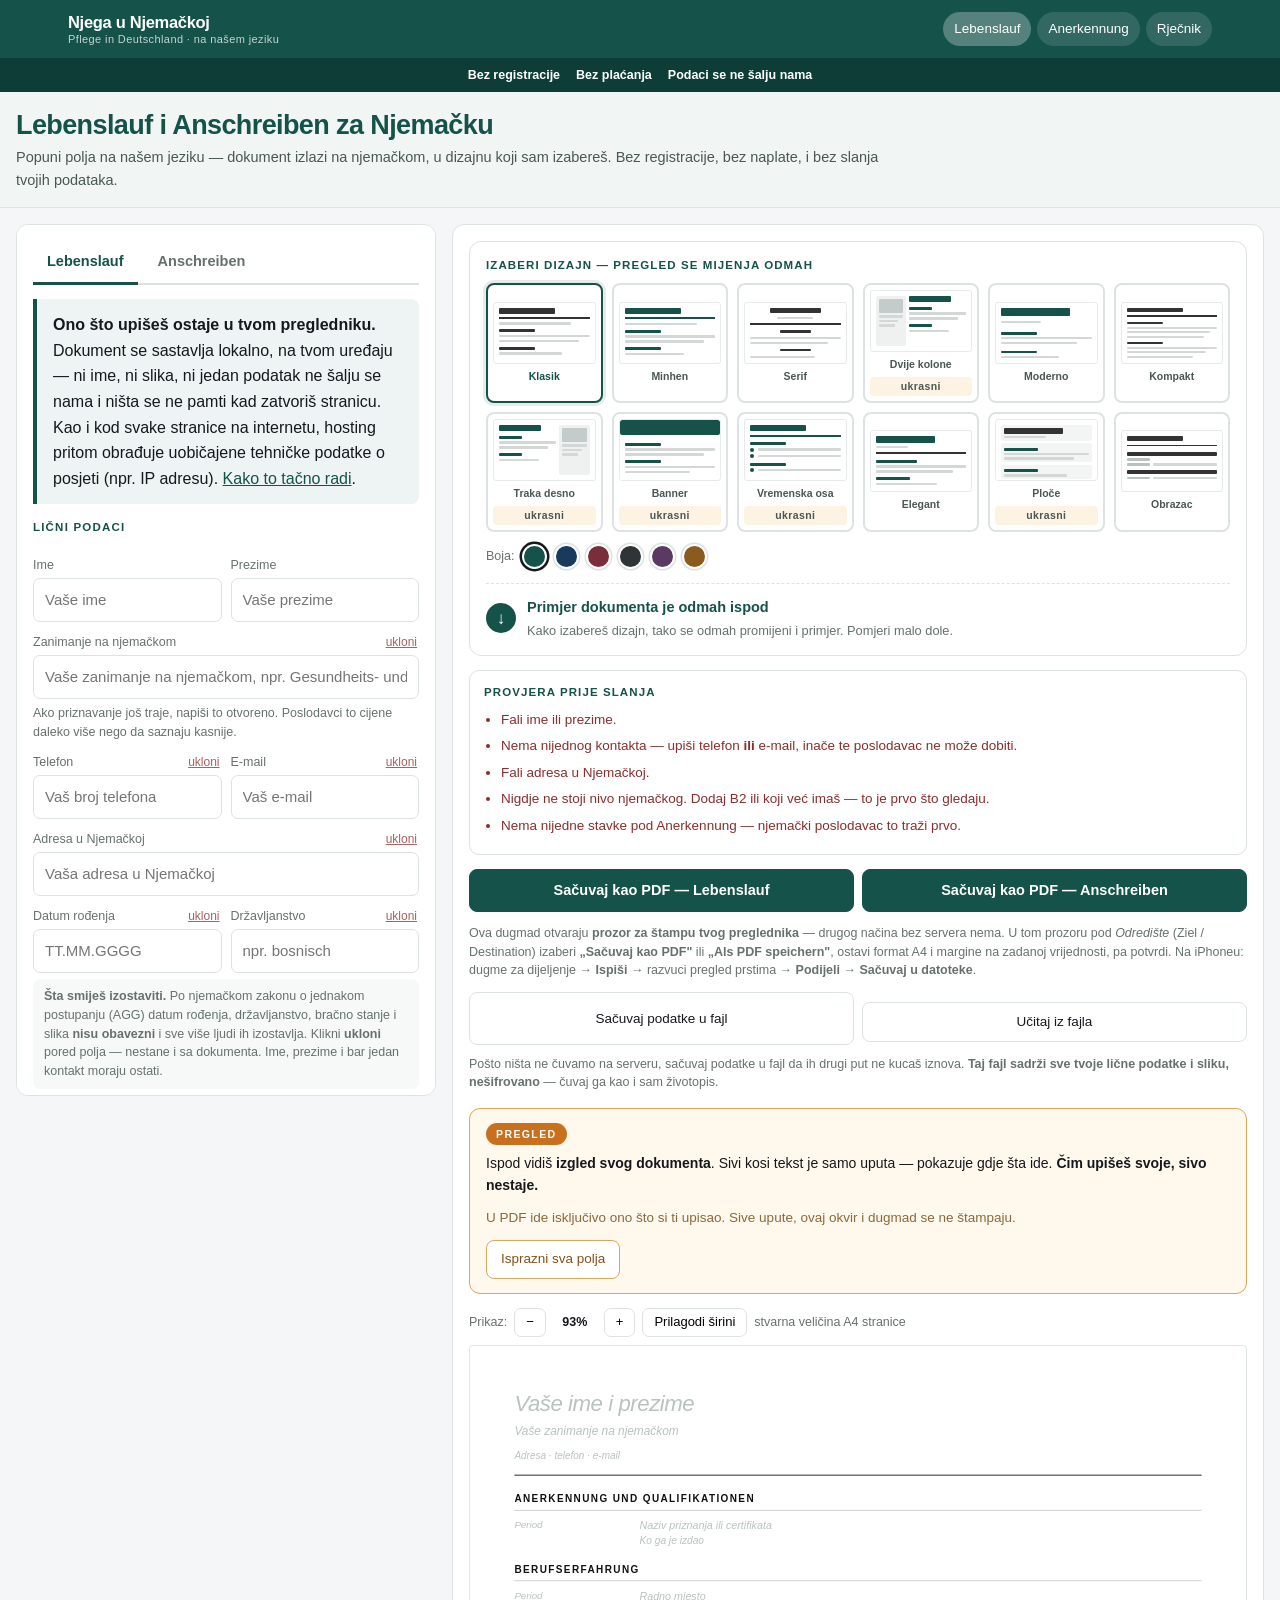
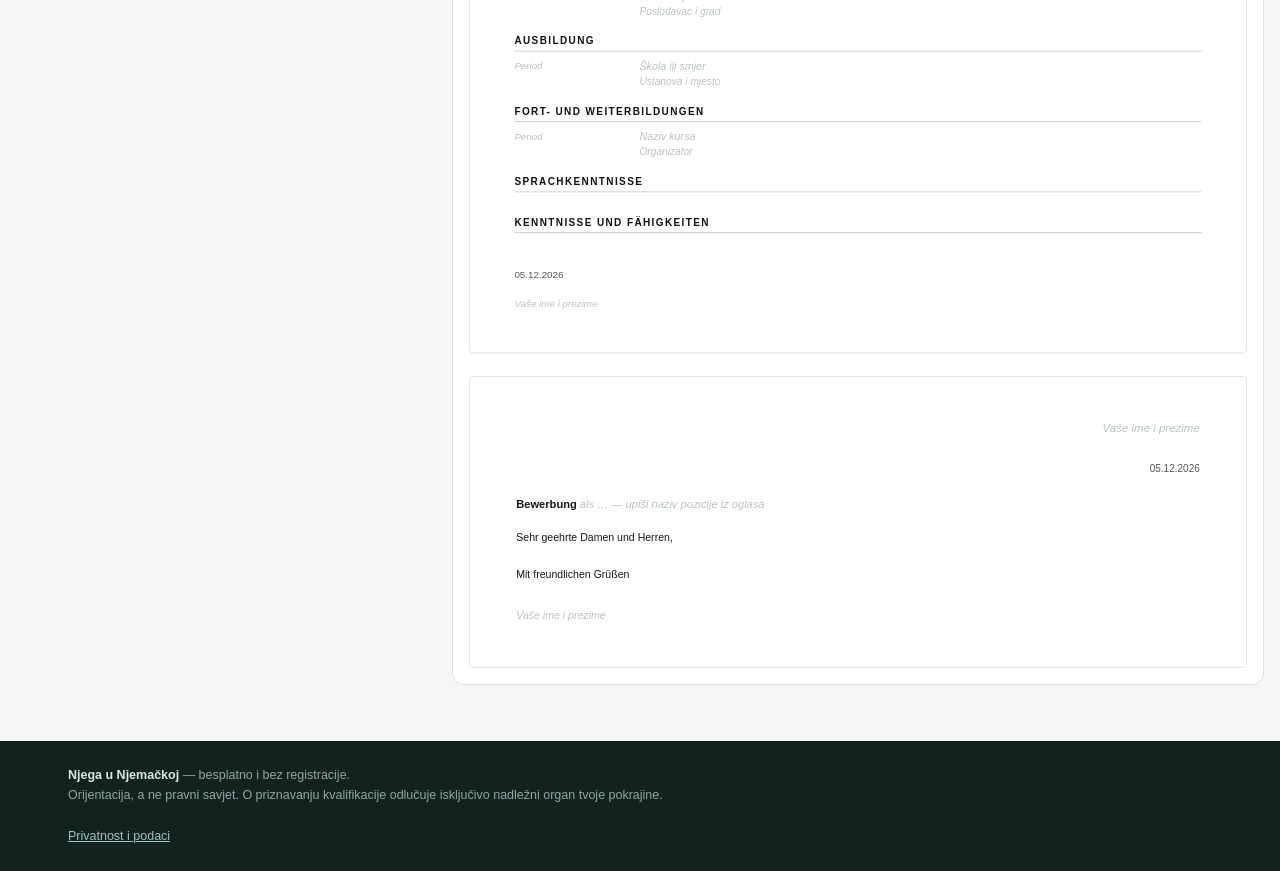
<file: lebenslauf.html>
<!DOCTYPE html>
<html lang="bs">
<head>
<meta charset="utf-8">
<meta name="viewport" content="width=device-width, initial-scale=1">
<title>Lebenslauf i Anschreiben besplatno, bez registracije | Njega u Njemačkoj</title>
<meta name="description" content="Napravi njemački Lebenslauf i Anschreiben besplatno, bez registracije i bez plaćanja. Dvanaest dizajna, provjera rupa u godinama, PDF odmah. Za zdravstvene radnike iz BiH.">
<link rel="stylesheet" href="style.css">
<style>
:root{--ac:#14524a}
.app{max-width:1300px;margin:0 auto;padding:16px;display:grid;grid-template-columns:minmax(0,1fr);gap:16px}
.app > *{min-width:0}
@media(min-width:1060px){.app{grid-template-columns:420px minmax(0,1fr);align-items:start}.panel.form{position:sticky;top:14px;max-height:calc(100vh - 28px);overflow-y:auto}}
.panel{background:#fff;border:1px solid var(--line);border-radius:12px;padding:16px}
@media(max-width:560px){.app{padding:10px;gap:12px}.panel{padding:13px}.row{grid-template-columns:1fr}}

.toolhead{background:#f1f6f5;border-bottom:1px solid var(--line)}
.toolhead .in{max-width:1300px;margin:0 auto;padding:18px 16px 16px}
.toolhead h1{font-size:23px;letter-spacing:-.6px;margin:0 0 5px;color:var(--brand)}
@media(min-width:760px){.toolhead h1{font-size:27px}}
.toolhead p{margin:0;font-size:14.5px;color:#4a5754;line-height:1.55;max-width:60em}
.tabs{display:flex;gap:6px;margin-bottom:14px;border-bottom:2px solid var(--line)}
.tabs button{border:none;background:none;font:inherit;font-size:14.5px;font-weight:700;color:var(--muted);padding:9px 14px;cursor:pointer;border-bottom:3px solid transparent;margin-bottom:-2px}
.tabs button.on{color:var(--ac);border-bottom-color:var(--ac)}

fieldset{border:none;padding:0;margin:0 0 20px}
legend{font-size:11.5px;font-weight:800;letter-spacing:1.2px;text-transform:uppercase;color:var(--ac);margin-bottom:8px;padding:0}
label{display:block;font-size:12.5px;color:var(--muted);margin:10px 0 3px}
input,textarea{width:100%;padding:9px 11px;border:1px solid var(--line);border-radius:7px;font:inherit;font-size:15px;background:#fff;color:var(--ink)}
input:focus,textarea:focus{outline:2px solid var(--focus);outline-offset:-1px;border-color:var(--focus)}
textarea{resize:vertical;min-height:62px}
.row{display:grid;grid-template-columns:1fr 1fr;gap:9px}
.item{border:1px solid var(--line);border-radius:9px;padding:11px;margin-bottom:10px;background:#fbfcfc}
.item .top{display:flex;justify-content:space-between;align-items:center;gap:6px;margin-bottom:3px}
.item .num{font-size:11.5px;font-weight:800;color:var(--ac)}
.item .acts{display:flex;gap:4px}
.mini{border:1px solid var(--line);background:#fff;border-radius:6px;padding:3px 9px;font:inherit;font-size:13px;cursor:pointer;line-height:1.3}
.mini:hover{background:#eef4f3;border-color:var(--ac)}
.mini.del{color:var(--warn);border-color:#f0d5d5}
.add{width:100%;border:1px dashed var(--ac);background:#fff;border-radius:8px;padding:10px;font:inherit;font-size:14.5px;color:var(--ac);font-weight:700;cursor:pointer}
.hint{font-size:12.5px;color:var(--muted);margin:5px 0 0;line-height:1.5}
.hint.warn{color:var(--warn)}
.lab{display:flex;justify-content:space-between;align-items:baseline;gap:8px;margin:10px 0 3px}
.lab label{margin:0}
.lab .x{border:none;background:none;font:inherit;font-size:12px;color:var(--warn);
  cursor:pointer;padding:0 2px;text-decoration:underline;opacity:.75}
.lab .x:hover{opacity:1}
.optnote{font-size:12.5px;color:var(--muted);background:#f6f9f8;border-radius:7px;
  padding:8px 11px;margin:6px 0 2px;line-height:1.5}
.photo{display:flex;gap:11px;align-items:center;margin-top:8px}
.photo img{width:56px;height:70px;object-fit:cover;border:1px solid var(--line);border-radius:4px;background:#eef4f3}

.designer{background:#fff;border:1px solid var(--line);border-radius:12px;padding:14px 16px;margin-bottom:14px}
.designer .cap{font-size:11.5px;font-weight:800;letter-spacing:1.1px;text-transform:uppercase;color:var(--ac);margin-bottom:9px}
.thumbs{display:grid;grid-template-columns:repeat(3,1fr);gap:9px}
@media(min-width:700px){.thumbs{grid-template-columns:repeat(6,1fr)}}
.th{border:2px solid var(--line);border-radius:8px;padding:5px;background:#fff;cursor:pointer;text-align:center}
.th.on{border-color:var(--ac);box-shadow:0 0 0 3px rgba(20,82,74,.11)}
.th .mock{height:62px;background:#fff;border:1px solid #e6eae9;border-radius:3px;padding:5px;overflow:hidden;display:flex;flex-direction:column;gap:2.5px}
.th .nm{height:6px;background:#333;border-radius:1px;width:62%}
.th .ln{height:2.5px;background:#d3d8d7;border-radius:1px}
.th .hd{height:3px;background:var(--ac);border-radius:1px;width:40%;margin-top:2px}
.th .rule{height:1.5px;background:#333;margin:1px 0}
.th .cols{display:flex;gap:3px;flex:1}
.th .side{width:34%;background:#eef1f0;border-radius:2px;padding:3px;display:flex;flex-direction:column;gap:2px}
.th .main{flex:1;display:flex;flex-direction:column;gap:2.5px}
.th .band{height:15px;background:var(--ac);border-radius:2px;margin:-5px -5px 3px}
.th .boxr{background:#f2f5f4;border-radius:2px;padding:2.5px;display:flex;flex-direction:column;gap:2px}
.th .tl{display:flex;gap:3.5px;align-items:center}
.th .tld{width:4px;height:4px;border-radius:50%;background:var(--ac);flex:0 0 auto}
.th .tl .ln{flex:1}
.th .gr{display:flex;gap:3px}.th .gr .ln:first-child{width:26%;flex:0 0 auto;background:#b9c2c0}
.th span{display:block;font-size:10.5px;margin-top:4px;color:#4a5754;font-weight:600}
.th.on span{color:var(--ac)}
.colors{display:flex;gap:7px;margin-top:12px;flex-wrap:wrap;align-items:center}
.colors .lbl{font-size:12.5px;color:var(--muted)}
.point{margin-top:14px;border-top:1px dashed var(--line);padding-top:12px;
  display:flex;align-items:center;gap:11px;font-size:14.5px;color:var(--brand);font-weight:700}
.point .arw{width:30px;height:30px;border-radius:50%;background:var(--ac);color:#fff;
  display:flex;align-items:center;justify-content:center;font-size:17px;flex:0 0 auto;
  animation:bob 1.5s ease-in-out infinite}
.point small{display:block;font-weight:400;color:var(--muted);font-size:12.8px;margin-top:2px}
@keyframes bob{0%,100%{transform:translateY(0)}50%{transform:translateY(4px)}}
@media(prefers-reduced-motion:reduce){.point .arw{animation:none}}
.dot{width:25px;height:25px;border-radius:50%;border:2px solid #fff;box-shadow:0 0 0 1.5px var(--line);cursor:pointer}
.dot.on{box-shadow:0 0 0 2.5px var(--ink)}

.check{border:1px solid var(--line);border-radius:10px;padding:12px 14px;margin-bottom:14px;background:#fff;font-size:13.5px}
.check .cap{font-size:11.5px;font-weight:800;letter-spacing:1.1px;text-transform:uppercase;color:var(--ac);margin-bottom:7px}
.check ul{margin:0;padding-left:17px}
.check li{margin-bottom:5px}
.check .ok{color:#2c5530;font-weight:600}
.check .bad li{color:var(--warn)}

.sample{background:#fff8ec;border:1.5px solid #dfa457;border-radius:11px;padding:14px 16px;margin-bottom:14px;font-size:14px;line-height:1.55}
.sample .st{display:inline-block;background:#c9701f;color:#fff;font-size:10.5px;font-weight:800;letter-spacing:1.4px;text-transform:uppercase;padding:3px 10px;border-radius:20px;margin-bottom:8px}
.sample p{margin:0 0 11px}
.sample .btn{border-color:#dfa457;color:#8a4f14;font-size:13.5px;padding:8px 14px}
.sample .btn:hover{background:#fdefdb;border-color:#c9701f}
.actions{display:grid;grid-template-columns:1fr;gap:8px;margin-bottom:12px}
@media(min-width:520px){.actions{grid-template-columns:1fr 1fr}}
.filebtns{display:flex;gap:8px;flex-wrap:wrap;margin-bottom:10px}
.filebtns .btn{flex:1;text-align:center;font-size:13.5px;padding:8px}

.skip{position:absolute;left:-9999px;top:0;background:var(--ac);color:#fff;
  padding:11px 18px;z-index:99;border-radius:0 0 8px 0;font-weight:700;text-decoration:none}
.skip:focus{left:0}
button:focus-visible,a:focus-visible,input:focus-visible,textarea:focus-visible,
select:focus-visible,[tabindex]:focus-visible{outline:3px solid var(--focus);outline-offset:2px}
.th{font:inherit;color:inherit;width:100%;display:block}
.dot{padding:0;display:block}
.atsflag{display:inline-block;font-size:9.5px;font-weight:800;letter-spacing:.4px;
  background:#fdf3e3;color:#8a5a1e;border-radius:4px;padding:1px 5px;margin-top:3px}
.picker{border:1px solid var(--line);border-radius:10px;padding:12px 13px;background:#f7faf9;margin-bottom:14px}
.picker .cap{font-size:11.5px;font-weight:800;letter-spacing:1.1px;text-transform:uppercase;color:var(--ac);margin-bottom:4px}
.picker .sub{font-size:12.8px;color:var(--muted);margin:0 0 9px;line-height:1.5}
.picker .list{display:grid;grid-template-columns:1fr;gap:7px}
@media(min-width:520px){.picker .list{grid-template-columns:1fr 1fr}}
.lt{display:block;width:100%;text-align:left;border:1px solid var(--line);background:#fff;
  border-radius:8px;padding:9px 11px;font:inherit;cursor:pointer;line-height:1.35}
.lt:hover{border-color:var(--ac);background:#f2f8f6}
.lt b{display:block;font-size:14px;color:var(--ac);margin-bottom:2px}
.lt span{font-size:12.3px;color:var(--muted)}
.picker .warn{font-size:12.3px;color:#8a5a1e;margin:9px 0 0;line-height:1.5}
.descsel{width:100%;padding:7px 9px;border:1px solid var(--line);border-radius:7px;
  font:inherit;font-size:13.5px;background:#fff;color:var(--muted);margin-bottom:2px}
.picmsg{font-size:12.5px;color:var(--muted);margin-top:6px;line-height:1.45}
.picmsg.bad{color:var(--warn)}
.zoombar{display:flex;align-items:center;gap:7px;flex-wrap:wrap;font-size:12.5px;
  color:var(--muted);margin:0 0 8px}
.zoombar button{border:1px solid var(--line);background:#fff;border-radius:7px;
  padding:5px 11px;font:inherit;font-size:13px;cursor:pointer;line-height:1.3}
.zoombar button:hover{background:#eef4f3;border-color:var(--ac)}
.zoombar .lvl{font-variant-numeric:tabular-nums;font-weight:700;color:var(--ink);min-width:44px;text-align:center}
#wrapCv,#wrapLetter{overflow-x:hidden}
.paper,.letter{transform-origin:top left}
.paper{background:#fff;border:1px solid var(--line);border-radius:4px;padding:44px 48px;font-family:"Carlito",Calibri,"Segoe UI",sans-serif;color:#16181d;font-size:11.4px;line-height:1.5;max-width:840px;margin:0 auto}
.phead{display:flex;gap:20px;align-items:flex-start;border-bottom:1.6px solid #16181d;padding-bottom:13px;margin-bottom:17px}
.phead .who{flex:1;min-width:0}
.phead img{width:96px;height:120px;object-fit:cover;border:1px solid #ccc;flex:0 0 auto}
.paper h2{font-size:24px;margin:0 0 2px;letter-spacing:-.5px;color:#111}
.paper .role{font-size:12.8px;color:#555;margin-bottom:9px}
.paper .contact{font-size:10.8px;color:#444;overflow-wrap:anywhere}
.paper .contact span{margin-right:13px}
.paper section{margin-bottom:15px}
.paper h3{font-size:10.8px;text-transform:uppercase;letter-spacing:1.5px;color:#111;margin:0 0 7px;padding-bottom:3px;border-bottom:.6px solid #c9cfce;page-break-after:avoid;break-after:avoid}
.entry{display:grid;grid-template-columns:122px 1fr;gap:13px;margin-bottom:8px;page-break-inside:avoid}
.entry .when{color:#666;font-size:10.5px;padding-top:1px}
.entry .what b{display:block;font-size:11.6px}
.entry .what .org{color:#555;font-size:11px}
.entry .what .desc{margin-top:2px;color:#333;font-size:10.8px;white-space:pre-line}
.sig{margin-top:28px;font-size:10.6px;color:#555}
.ph{color:#b8c2bf;font-style:italic;font-weight:400}
.paper .entry .what b .ph{font-style:italic}

.paper.t2 h2,.paper.t2 h3{color:var(--ac)}
.paper.t2 .phead{border-bottom:2.5px solid var(--ac)}
.paper.t2 h3{border-bottom-color:rgba(0,0,0,.13)}

.paper.t3{font-family:"Times New Roman",Georgia,serif;font-size:12.2px}
.paper.t3 .phead{display:block;text-align:center;border-bottom:1px solid #16181d}
.paper.t3 .phead img{display:none}
.paper.t3 h2{font-size:26px;letter-spacing:.5px}
.paper.t3 h3{letter-spacing:2px;font-size:11px;text-align:center;border-bottom:none;border-top:.6px solid #c9cfce;padding:5px 0 0}

.paper.t4{padding:0;display:flex;overflow:hidden}
.paper.t4 .sidecol{width:34%;background:#f0f4f3;padding:30px 20px;border-right:3px solid var(--ac)}
.paper.t4 .maincol{flex:1;padding:32px 30px;min-width:0}
.paper.t4 .sidecol img{width:100%;max-width:118px;height:auto;aspect-ratio:3/4;object-fit:cover;border:1px solid #ccc;margin-bottom:13px;display:block}
.paper.t4 h2{font-size:21px;color:var(--ac);line-height:1.15}
.paper.t4 .role{font-size:11.8px;margin-bottom:13px}
.paper.t4 h3{font-size:9.8px;color:var(--ac);border-bottom:1px solid rgba(0,0,0,.14);letter-spacing:1.3px}
.paper.t4 .blk{margin-bottom:15px;font-size:10.4px;white-space:pre-line;color:#333;overflow-wrap:anywhere}
.paper.t4 .entry{grid-template-columns:96px 1fr;gap:10px}

.paper.t5{padding:48px 52px}
.paper.t5 .phead{border-bottom:none;padding-bottom:4px;margin-bottom:22px}
.paper.t5 h2{font-size:34px;font-weight:300;letter-spacing:-1px;color:var(--ac)}
.paper.t5 .role{font-size:11.5px;text-transform:uppercase;letter-spacing:2.4px;color:#777;margin-top:5px}
.paper.t5 h3{border-bottom:none;color:var(--ac);letter-spacing:2.6px;font-size:10px;margin-bottom:9px}
.paper.t5 .entry{grid-template-columns:112px 1fr;border-left:2px solid #e7ecea;padding-left:14px}

.paper.t6{padding:32px 36px;font-size:10.5px;line-height:1.42}
.paper.t6 h2{font-size:20px}
.paper.t6 .phead{padding-bottom:9px;margin-bottom:12px}
.paper.t6 section{margin-bottom:10px}
.paper.t6 h3{font-size:9.8px;margin-bottom:5px}
.paper.t6 .entry{grid-template-columns:104px 1fr;gap:10px;margin-bottom:5px}
.paper.t6 .entry .what b{font-size:10.7px}

/* T7 Bern — bočna traka desno */
.paper.t7{padding:0;display:flex;flex-direction:row-reverse;overflow:hidden}
.paper.t7 .sidecol{width:33%;background:#f0f4f3;padding:30px 20px;border-left:3px solid var(--ac)}
.paper.t7 .maincol{flex:1;padding:32px 30px;min-width:0}
.paper.t7 .sidecol img{width:100%;max-width:118px;height:auto;aspect-ratio:3/4;object-fit:cover;border:1px solid #ccc;margin-bottom:13px;display:block}
.paper.t7 h2{font-size:22px;color:var(--ac);line-height:1.15}
.paper.t7 .role{font-size:11.8px;margin-bottom:13px}
.paper.t7 h3{font-size:9.8px;color:var(--ac);border-bottom:1px solid rgba(0,0,0,.14);letter-spacing:1.3px}
.paper.t7 .blk{margin-bottom:15px;font-size:10.4px;white-space:pre-line;color:#333;overflow-wrap:anywhere}
.paper.t7 .entry{grid-template-columns:96px 1fr;gap:10px}

/* T8 Traka — puna traka u boji */
.paper.t8 .phead{background:var(--ac);color:#fff;margin:-44px -48px 22px;padding:32px 48px 26px;border-bottom:none;align-items:center}
.paper.t8 .phead h2{color:#fff;font-size:27px}
.paper.t8 .phead .role{color:rgba(255,255,255,.86);margin-bottom:7px}
.paper.t8 .phead .contact{color:rgba(255,255,255,.92)}
.paper.t8 .phead img{border:2px solid rgba(255,255,255,.55)}
.paper.t8 h3{color:var(--ac);border-bottom:2px solid var(--ac);display:inline-block;padding-right:26px}

/* T9 Linija — vremenska osa */
.paper.t9 h2{color:var(--ac)}
.paper.t9 .phead{border-bottom:2px solid var(--ac)}
.paper.t9 h3{color:var(--ac);border-bottom:none;margin-bottom:9px}
.paper.t9 section .entry{position:relative;padding-left:19px;border-left:1.5px solid #dfe6e4;margin-left:4px;padding-bottom:4px}
.paper.t9 section .entry:before{content:"";position:absolute;left:-5.5px;top:4px;width:9px;height:9px;border-radius:50%;background:var(--ac);border:2px solid #fff}
.paper.t9 .entry{grid-template-columns:104px 1fr;gap:11px}

/* T10 Elegant — serif naslovi, sans tekst */
.paper.t10 h2{font-family:"Times New Roman",Georgia,serif;font-size:29px;font-weight:400;letter-spacing:0;color:var(--ac)}
.paper.t10 .role{font-style:italic;font-size:12.4px}
.paper.t10 .phead{border-bottom:none;box-shadow:inset 0 -3px 0 -1.5px #16181d,inset 0 -1px 0 0 #16181d;padding-bottom:15px}
.paper.t10 h3{font-family:"Times New Roman",Georgia,serif;font-size:13px;text-transform:none;letter-spacing:.3px;font-weight:400;font-style:italic;color:var(--ac);border-bottom:.6px solid #d8dedd}
.paper.t10 .entry{grid-template-columns:118px 1fr}

/* T11 Ploče — sekcije u okvirima */
.paper.t11{background:#fbfcfc}
.paper.t11 .phead{background:#fff;border:1px solid #e3e8e7;border-left:4px solid var(--ac);border-bottom:1px solid #e3e8e7;padding:16px 18px;margin-bottom:13px;border-radius:6px}
.paper.t11 section{background:#fff;border:1px solid #e3e8e7;border-radius:6px;padding:13px 16px;margin-bottom:11px;page-break-inside:avoid;break-inside:avoid}
.paper.t11 h2{color:var(--ac)}
.paper.t11 h3{color:var(--ac);border-bottom:1px solid #eaefee}
.paper.t11 .sig{background:#fff;border:1px solid #e3e8e7;border-radius:6px;padding:13px 16px;margin-top:11px}

/* T12 Formular — strogi obrazac */
.paper.t12{font-size:11px}
.paper.t12 .phead{border:1.5px solid #16181d;padding:14px 16px;margin-bottom:0}
.paper.t12 h2{font-size:21px}
.paper.t12 section{margin-bottom:0}
.paper.t12 h3{background:#eef1f0;border:1.5px solid #16181d;border-top:none;margin:0;padding:5px 16px;letter-spacing:1.2px;color:#111}
.paper.t12 .entry{grid-template-columns:118px 1fr;gap:0;margin:0;border:1.5px solid #16181d;border-top:none}
.paper.t12 .entry .when{padding:7px 12px;background:#f8faf9;border-right:1px solid #d8dedd}
.paper.t12 .entry .what{padding:7px 12px}
.paper.t12 .sig{margin-top:18px}


.letter{background:#fff;border:1px solid var(--line);border-radius:4px;padding:46px 50px;font-family:"Carlito",Calibri,"Segoe UI",sans-serif;font-size:11.4px;line-height:1.62;color:#16181d;max-width:840px;margin:0 auto}
.letter .lsender{font-size:10.4px;color:#555;text-align:right;line-height:1.5;margin-bottom:22px;overflow-wrap:anywhere}
.letter .lsender b{color:#111;font-size:12.4px;display:block;margin-bottom:2px}
.letter .lto{margin-bottom:26px;line-height:1.5}
.letter .ldate{text-align:right;margin-bottom:20px;font-size:10.8px;color:#555}
.letter .lsub{font-weight:700;margin-bottom:16px;font-size:12px}
.letter p{margin:0 0 11px;white-space:pre-line}
.letter .lsig{margin-top:22px}
.letter .lsig .nm{margin-top:26px;font-weight:600}
.letter.t2 .lsub,.letter.t2 .lsender b,.letter.t4 .lsender b,.letter.t6 .lsender b,.letter.t7 .lsender b,.letter.t8 .lsub,.letter.t8 .lsender b,.letter.t9 .lsender b,.letter.t11 .lsender b,.letter.t12 .lsender b{color:var(--ac)}
.letter.t10{font-size:11.6px}
.letter.t10 .lsender b{font-family:"Times New Roman",Georgia,serif;font-size:19px;font-weight:400;color:var(--ac)}
.letter.t10 .lsub{font-family:"Times New Roman",Georgia,serif;font-style:italic;font-weight:400;font-size:14px;color:var(--ac)}
.letter.t3{font-family:"Times New Roman",Georgia,serif;font-size:12.2px}
.letter.t5 .lsender b{font-size:22px;font-weight:300;color:var(--ac);letter-spacing:-.5px}

/* Pregled je uvijek prava A4 stranica (840 px = 210 mm) i skalira se na širinu ekrana,
   pa dokument na telefonu izgleda tačno onako kako će izaći u PDF-u. */

@media print{
  body{background:#fff}
  .nav,.trust,.toolhead,footer.site,.panel.form,.designer,.check,.actions,.filebtns,.noprint{display:none!important}
  .app{display:block;padding:0;max-width:none}
  .panel.out{border:none;padding:0;background:none;border-radius:0}
  .paper,.letter{border:none;border-radius:0;max-width:none;font-size:11pt;padding:0}
  #wrapLetter{margin-top:0!important}
  .ph{display:none!important}
  .phs{display:none!important}
  body.pr-cv #wrapLetter{display:none!important}
  body.pr-lt #wrapCv{display:none!important}
  @page{size:A4;margin:17mm 15mm}
  .paper.t4{margin:-17mm -15mm;padding:0}
  .paper.t4 .sidecol{padding:17mm 9mm 17mm 15mm}
  .paper.t4 .maincol{padding:17mm 15mm 17mm 11mm}
  .paper.t7{margin:-17mm -15mm;padding:0}
  .paper.t7 .sidecol{padding:17mm 15mm 17mm 9mm}
  .paper.t7 .maincol{padding:17mm 11mm 17mm 15mm}
  .paper.t8 .phead{margin:-17mm -15mm 8mm;padding:14mm 15mm 9mm}
  #wrapCv,#wrapLetter{overflow:visible!important;height:auto!important}
  .paper,.letter{transform:none!important;width:auto!important}
}
</style>
</head>
<body>
<a class="skip" href="#pregled">Preskoči na pregled dokumenta</a>

<nav class="nav"><div class="in">
  <a class="logo" href="index.html">Njega u Njemačkoj<small>Pflege in Deutschland · na našem jeziku</small></a>
  <div class="links"><a href="lebenslauf.html" class="on">Lebenslauf</a><a href="anerkennung.html">Anerkennung</a><a href="rjecnik.html">Rječnik</a></div>
</div></nav>
<div class="trust"><div class="in">
  <span><b>Bez registracije</b></span><span><b>Bez plaćanja</b></span><span><b>Podaci se ne šalju nama</b></span>
</div></div>

<header class="toolhead"><div class="in">
  <h1>Lebenslauf i Anschreiben za Njemačku</h1>
  <p>Popuni polja na našem jeziku — dokument izlazi na njemačkom, u dizajnu koji sam
  izabereš. Bez registracije, bez naplate, i bez slanja tvojih podataka.</p>
</div></header>

<div class="app">

<div class="panel form">
  <div class="tabs" role="tablist" aria-label="Vrsta dokumenta">
    <button id="tb-cv" type="button" class="on" role="tab" aria-selected="true" aria-controls="pane-cv" onclick="tab('cv')">Lebenslauf</button>
    <button id="tb-lt" type="button" role="tab" aria-selected="false" tabindex="-1" aria-controls="pane-lt" onclick="tab('lt')">Anschreiben</button>
  </div>

  <div id="pane-cv" role="tabpanel" aria-labelledby="tb-cv" tabindex="0">
    <div class="tip" style="margin-top:0"><b>Ono što upišeš ostaje u tvom pregledniku.</b>
    Dokument se sastavlja lokalno, na tvom uređaju — ni ime, ni slika, ni jedan podatak
    ne šalju se nama i ništa se ne pamti kad zatvoriš stranicu. Kao i kod svake stranice
    na internetu, hosting pritom obrađuje uobičajene tehničke podatke o posjeti (npr. IP adresu).
    <a href="privatnost.html">Kako to tačno radi</a>.</div>

    <fieldset><legend>Lični podaci</legend>
      <div class="row"><div><label for="fname">Ime</label><input id="fname" autocomplete="given-name" placeholder="Vaše ime"></div><div><label for="lname">Prezime</label><input id="lname" autocomplete="family-name" placeholder="Vaše prezime"></div></div>
      <div class="lab"><label for="role">Zanimanje na njemačkom</label><button type="button" class="x" aria-label="Isprazni polje Zanimanje na njemačkom" onclick="wipe('role')">ukloni</button></div>
      <input id="role" autocomplete="organization-title" placeholder="Vaše zanimanje na njemačkom, npr. Gesundheits- und Krankenpflegerin">
      <p class="hint">Ako priznavanje još traje, napiši to otvoreno. Poslodavci to cijene daleko više nego da saznaju kasnije.</p>
      <div class="row">
        <div><div class="lab"><label for="phone">Telefon</label><button type="button" class="x" aria-label="Isprazni polje Telefon" onclick="wipe('phone')">ukloni</button></div>
          <input id="phone" type="tel" inputmode="tel" autocomplete="tel" placeholder="Vaš broj telefona"></div>
        <div><div class="lab"><label for="mail">E-mail</label><button type="button" class="x" aria-label="Isprazni polje E-mail" onclick="wipe('mail')">ukloni</button></div>
          <input id="mail" type="email" inputmode="email" autocomplete="email" spellcheck="false" placeholder="Vaš e-mail"></div>
      </div>
      <div class="lab"><label for="addr">Adresa u Njemačkoj</label><button type="button" class="x" aria-label="Isprazni polje Adresa" onclick="wipe('addr')">ukloni</button></div>
      <input id="addr" autocomplete="street-address" placeholder="Vaša adresa u Njemačkoj">
      <div class="row">
        <div><div class="lab"><label for="dob">Datum rođenja</label><button type="button" class="x" aria-label="Isprazni polje Datum rođenja" onclick="wipe('dob')">ukloni</button></div>
          <input id="dob" inputmode="numeric" autocomplete="bday" placeholder="TT.MM.GGGG"></div>
        <div><div class="lab"><label for="nat">Državljanstvo</label><button type="button" class="x" aria-label="Isprazni polje Državljanstvo" onclick="wipe('nat')">ukloni</button></div>
          <input id="nat" placeholder="npr. bosnisch"></div>
      </div>
      <div class="optnote"><b>Šta smiješ izostaviti.</b> Po njemačkom zakonu o
      jednakom postupanju (AGG) datum rođenja, državljanstvo, bračno stanje i slika
      <b>nisu obavezni</b> i sve više ljudi ih izostavlja. Klikni <b>ukloni</b> pored
      polja — nestane i sa dokumenta. Ime, prezime i bar jedan kontakt moraju ostati.</div>
      <label for="pic">Slika (nije obavezna)</label>
      <div class="photo"><img id="thumb" alt=""><div style="flex:1"><input type="file" id="pic" accept="image/jpeg,image/png,image/webp" style="font-size:13px;padding:6px"><button type="button" class="mini del" onclick="clearPic()" style="margin-top:6px">ukloni sliku</button></div></div>
      <p class="picmsg" id="picmsg">Slika se odmah smanjuje na tvom uređaju (najviše 600 × 800 piksela) da dokument ostane lagan. Nikuda se ne šalje.</p>
    </fieldset>

    <fieldset><legend>Anerkennung i kvalifikacije</legend><div id="qual"></div>
      <button type="button" class="add" onclick="add('qual')">+ dodaj stavku</button>
      <p class="hint">Status priznavanja, B2, Kenntnisprüfung, licence. To je prvo što njemački poslodavac traži — zato ova sekcija stoji na vrhu dokumenta.</p></fieldset>

    <fieldset><legend>Radno iskustvo</legend><div id="work"></div>
      <button type="button" class="add" onclick="add('work')">+ dodaj posao</button>
      <p class="hint warn">Nijedna godina ne smije ostati prazna. Bio si bez posla, na porodiljskom, na kursu, selio se? Upiši to kao stavku — prazan period izaziva pitanja, iskren odgovor ne.</p></fieldset>

    <fieldset><legend>Školovanje</legend><div id="edu"></div><button type="button" class="add" onclick="add('edu')">+ dodaj školu</button></fieldset>
    <fieldset><legend>Kursevi i usavršavanja</legend><div id="fort"></div><button type="button" class="add" onclick="add('fort')">+ dodaj kurs</button></fieldset>

    <fieldset><legend>Jezici i vještine</legend>
      <label for="langs">Jezici</label><textarea id="langs" placeholder="Bosnisch/Kroatisch/Serbisch – Muttersprache&#10;Deutsch – B2 (telc, 2025)&#10;Englisch – Grundkenntnisse"></textarea>
      <label for="skills">Vještine i znanja</label><textarea id="skills" placeholder="Grund- und Behandlungspflege&#10;Wundversorgung&#10;Medikamentengabe&#10;Pflegedokumentation&#10;Betreuung von Menschen mit Demenz"></textarea></fieldset>

    <fieldset><legend>Potpis</legend><div class="row"><div><label for="place">Mjesto</label><input id="place" autocomplete="address-level2" placeholder="Vaš grad"></div><div><label for="sdate">Datum</label><input id="sdate" inputmode="numeric" value=""></div></div></fieldset>
  </div>

  <div id="pane-lt" role="tabpanel" aria-labelledby="tb-lt" tabindex="0" style="display:none">
    <div class="tip" style="margin-top:0"><b>Propratno pismo ide uz gotovo svaku njemačku prijavu.</b>
    Bundesagentur für Arbeit navodi Anschreiben i Lebenslauf kao standardne dijelove prijave,
    ali i da poslodavac ponekad traži manje dokumenata — pa prvo pogledaj šta piše u oglasu.
    Ime, adresa i dizajn se preuzimaju iz Lebenslaufa, pa dokumenti izgledaju kao komplet.</div>
    <fieldset><legend>Kome pišeš</legend>
      <label for="lFirm">Ustanova</label><input id="lFirm" placeholder="Naziv klinike ili doma">
      <label for="lPers">Kontakt osoba (ako je znaš)</label><input id="lPers" placeholder="npr. Frau Weber — ako ne znaš, ostavi prazno">
      <label for="lAddr">Adresa</label><input id="lAddr" placeholder="Ulica, poštanski broj i grad">
      <p class="hint">Ako ne znaš ime osobe, ostavi prazno — pozdrav se sam prebaci na „Sehr geehrte Damen und Herren".</p>
    </fieldset>
    <fieldset><legend>Radno mjesto</legend>
      <label for="lPos">Pozicija</label><input id="lPos" placeholder="Naziv pozicije iz oglasa, npr. Pflegefachfrau (m/w/d)">
      <label for="lRef">Gdje si vidio oglas</label><input id="lRef" placeholder="npr. Ihre Stellenanzeige auf indeed.de vom …">
    </fieldset>
    <fieldset><legend>Tekst pisma</legend>
      <div class="picker">
        <div class="cap">Počni od gotovog pisma</div>
        <p class="sub">Izaberi situaciju koja ti najviše odgovara — sva četiri polja
        se popune gotovim njemačkim tekstom. Onda samo zamijeniš ono što je u
        <b>[uglastim zagradama]</b> svojim podacima.</p>
        <div class="list" id="ltlist"></div>
        <p class="warn"><b>Nemoj ostaviti tekst kakav jeste.</b> Ovo je kostur, ne
        gotova prijava — kadrovska prepozna prepisan tekst. Zamijeni zagrade i dodaj
        bar jednu rečenicu koja je samo tvoja.</p>
      </div>
      <label for="lP1">Uvod — zašto pišeš</label>
      <textarea id="lP1" style="min-height:78px" placeholder="mit großem Interesse habe ich Ihre Stellenanzeige gelesen. Als examinierte Krankenschwester mit … Jahren Berufserfahrung suche ich eine Position, in der ich meine Erfahrung einbringen und meine Anerkennung abschließen kann."></textarea>
      <label for="lP2">Šta donosiš — iskustvo</label>
      <textarea id="lP2" style="min-height:96px" placeholder="Beschreiben Sie hier kurz Ihre Erfahrung: Station, Fachbereich, Bettenzahl, Schichtdienst, besondere Aufgaben."></textarea>
      <label for="lP3">Anerkennung i jezik</label>
      <textarea id="lP3" style="min-height:78px" placeholder="Schreiben Sie hier den Stand Ihrer Anerkennung und Ihr Sprachniveau, zum Beispiel: Mein Anerkennungsverfahren läuft, das Zertifikat B2 habe ich im … erworben."></textarea>
      <label for="lP4">Završetak</label>
      <textarea id="lP4" placeholder="Über die Einladung zu einem persönlichen Gespräch würde ich mich sehr freuen."></textarea>
      <p class="hint warn">Ovo su samo primjeri. Prepiši ih svojim riječima i svojim slučajem — kadrovska prepozna prepisan tekst iz sto metara.</p>
    </fieldset>
  </div>
</div>

<div class="panel out" id="pregled" tabindex="-1">

  <div class="designer noprint">
    <div class="cap">Izaberi dizajn — pregled se mijenja odmah</div>
    <div class="thumbs" id="thumbs" role="group" aria-label="Dizajn dokumenta"></div>
    <div class="colors" role="group" aria-labelledby="collbl">
      <span class="lbl" id="collbl">Boja:</span>
      <button type="button" class="dot" style="background:#14524a" onclick="setColor('#14524a',this)" title="Zelena" aria-label="Boja: Zelena" aria-pressed="false"></button>
      <button type="button" class="dot" style="background:#1a3a5c" onclick="setColor('#1a3a5c',this)" title="Plava" aria-label="Boja: Plava" aria-pressed="false"></button>
      <button type="button" class="dot" style="background:#7a2e39" onclick="setColor('#7a2e39',this)" title="Bordo" aria-label="Boja: Bordo" aria-pressed="false"></button>
      <button type="button" class="dot" style="background:#2f3437" onclick="setColor('#2f3437',this)" title="Grafit" aria-label="Boja: Grafit" aria-pressed="false"></button>
      <button type="button" class="dot" style="background:#5a3a63" onclick="setColor('#5a3a63',this)" title="Šljiva" aria-label="Boja: Šljiva" aria-pressed="false"></button>
      <button type="button" class="dot" style="background:#8a5a1e" onclick="setColor('#8a5a1e',this)" title="Oker" aria-label="Boja: Oker" aria-pressed="false"></button>
    </div>
    <div class="point"><span class="arw">&#8595;</span>
      <span>Primjer dokumenta je odmah ispod
        <small>Kako izabereš dizajn, tako se odmah promijeni i primjer. Pomjeri malo dole.</small>
      </span></div>
  </div>

  <div class="check noprint" id="check" role="status" aria-live="polite"></div>

  <div class="actions noprint">
    <button type="button" class="btn primary" onclick="doPrint('cv')">Sačuvaj kao PDF — Lebenslauf</button>
    <button type="button" class="btn primary" onclick="doPrint('lt')">Sačuvaj kao PDF — Anschreiben</button>
  </div>
  <p class="hint noprint" style="margin:0 0 12px">Ova dugmad otvaraju <b>prozor za štampu tvog preglednika</b> — drugog načina bez servera nema.
  U tom prozoru pod <i>Odredište</i> (Ziel / Destination) izaberi <b>„Sačuvaj kao PDF"</b> ili <b>„Als PDF speichern"</b>,
  ostavi format A4 i margine na zadanoj vrijednosti, pa potvrdi. Na iPhoneu: dugme za dijeljenje &rarr; <b>Ispiši</b> &rarr; razvuci pregled prstima &rarr; <b>Podijeli</b> &rarr; <b>Sačuvaj u datoteke</b>.</p>
  <div class="filebtns noprint">
    <button type="button" class="btn" onclick="saveData()">Sačuvaj podatke u fajl</button>
    <label class="btn" style="cursor:pointer" for="loadf">Učitaj iz fajla</label>
    <input type="file" id="loadf" accept=".json,application/json" style="position:absolute;width:1px;height:1px;opacity:0;pointer-events:none">
  </div>
  <p class="hint noprint" style="margin:0 0 16px">Pošto ništa ne čuvamo na serveru, sačuvaj podatke u fajl da ih drugi put ne kucaš iznova.
  <b>Taj fajl sadrži sve tvoje lične podatke i sliku, nešifrovano</b> — čuvaj ga kao i sam životopis.</p>

  <div class="sample noprint">
    <div class="st">Pregled</div>
    <p>Ispod vidiš <b>izgled svog dokumenta</b>. Sivi kosi tekst je samo uputa —
    pokazuje gdje šta ide. <b>Čim upišeš svoje, sivo nestaje.</b></p>
    <p class="small" style="color:#8a6a3a">U PDF ide isključivo ono što si ti
    upisao. Sive upute, ovaj okvir i dugmad se ne štampaju.</p>
    <button class="btn" onclick="clearAll()">Isprazni sva polja</button>
  </div>
  <div class="zoombar noprint" role="group" aria-label="Uvećanje pregleda">
    <span>Prikaz:</span>
    <button type="button" onclick="zoom(-1)" aria-label="Smanji pregled">&minus;</button>
    <span class="lvl" id="zlvl">100%</span>
    <button type="button" onclick="zoom(1)" aria-label="Uvećaj pregled">+</button>
    <button type="button" onclick="zoom(0)">Prilagodi širini</button>
    <span id="zhint"></span>
  </div>
  <div id="wrapCv"><div class="paper t1" id="paper"></div></div>
  <div id="wrapLetter" style="margin-top:22px"><div class="letter t1" id="letter"></div></div>
</div>
</div>

<footer class="site"><div class="in">
  <b>Njega u Njemačkoj</b> — besplatno i bez registracije.<br>
  Orijentacija, a ne pravni savjet. O priznavanju kvalifikacije odlučuje isključivo nadležni organ tvoje pokrajine.<br><br>
  <a href="privatnost.html">Privatnost i podaci</a>
</div></footer>

<script>
var PIC='', TPL='t1', AC='#14524a';
var S={qual:[{a:'',b:'',c:'',d:''}],work:[{a:'',b:'',c:'',d:''}],
        edu:[{a:'',b:'',c:'',d:''}],fort:[{a:'',b:'',c:'',d:''}]};
var FIELDS={qual:['Period','Šta','Ko je izdao','Detalji'],work:['Period','Radno mjesto','Poslodavac i grad','Šta si radio'],
  edu:['Period','Škola / smjer','Ustanova i mjesto','Zvanje'],fort:['Period','Naziv kursa','Organizator','Detalji']};
var TITLES={qual:'Anerkennung und Qualifikationen',work:'Berufserfahrung',edu:'Ausbildung',fort:'Fort- und Weiterbildungen'};
var PHF={
 qual:['npr. seit 06/2025','npr. Anerkennung als Pflegefachfrau','Naziv nadležnog ureda','npr. Defizitbescheid erhalten'],
 work:['npr. 07/2016 – 07/2025','npr. Gesundheits- und Krankenpflegerin','Naziv ustanove i grad','Odjeljenje, broj kreveta, zadaci'],
 edu:['npr. 09/2012 – 06/2016','Naziv škole ili smjera','Ustanova i mjesto','Stečeno zvanje'],
 fort:['npr. 02/2026','Naziv kursa','Organizator','Detalji']};
// tekst koji se vidi u pregledu dok polje nije popunjeno; u PDF ne ide
var PHV={
 qual:['Period','Naziv priznanja ili certifikata','Ko ga je izdao',''],
 work:['Period','Radno mjesto','Poslodavac i grad',''],
 edu:['Period','Škola ili smjer','Ustanova i mjesto',''],
 fort:['Period','Naziv kursa','Organizator','']};
var LETTERS=[{"id": "l1", "name": "Anerkennung je u toku", "desc": "Već si u Njemačkoj, postupak priznavanja traje", "p1": "mit großem Interesse habe ich Ihre Stellenanzeige für [Position] gelesen. Ich habe in [Land] eine dreijährige Ausbildung in der Krankenpflege abgeschlossen, verfüge über [X] Jahre Berufserfahrung und lebe seit [Monat/Jahr] in Deutschland. Mein Anerkennungsverfahren läuft derzeit.", "p2": "Zuletzt war ich [X] Jahre im [Name der Einrichtung] auf einer [Fachbereich]-Station mit [Y] Betten tätig. Zu meinen Aufgaben gehörten die Grund- und Behandlungspflege, Wundversorgung und Verbandwechsel, die Medikamentengabe nach ärztlicher Anordnung, Blutentnahmen sowie die vollständige Pflegedokumentation. Ich bin den Drei-Schicht-Dienst gewohnt und habe regelmäßig neue Kolleginnen und Kollegen eingearbeitet.", "p3": "Mein Antrag auf Anerkennung liegt seit [Monat/Jahr] beim [Name der zuständigen Behörde]. [Ich habe einen Defizitbescheid erhalten und bereite mich auf die Kenntnisprüfung vor. / Der Bescheid steht noch aus.] Das Sprachzertifikat Deutsch B2 habe ich im [Monat/Jahr] bei [telc / Goethe-Institut / ÖSD] erworben. Bis zum Abschluss des Verfahrens kann ich als Pflegehelferin eingesetzt werden und würde die Anerkennung sehr gerne in Ihrem Haus abschließen.", "p4": "Über eine Einladung zu einem persönlichen Gespräch freue ich mich sehr. Meine Zeugnisse und Nachweise lege ich Ihnen gerne vollständig vor."}, {"id": "l2", "name": "Priznavanje je gotovo", "desc": "Imaš rješenje i smiješ nositi zvanje", "p1": "mit großem Interesse habe ich Ihre Stellenanzeige für [Position] auf [Portal / Ihrer Website] gelesen. Meine Berufsqualifikation wurde im [Monat/Jahr] vom [Name der Behörde] als gleichwertig anerkannt; die Erlaubnis zum Führen der Berufsbezeichnung Pflegefachfrau liegt vor.", "p2": "Ich bringe [X] Jahre Berufserfahrung mit, davon [X] Jahre im Bereich [Fachbereich]. In meiner letzten Stelle im [Name der Einrichtung] war ich zuständig für die Grund- und Behandlungspflege, die Medikamentengabe, Infusionen und Blutentnahmen, die Wundversorgung sowie die Pflegeplanung und -dokumentation. Die Zusammenarbeit im interdisziplinären Team und die Anleitung von Auszubildenden gehörten für mich selbstverständlich dazu.", "p3": "Ich verfüge über das Sprachzertifikat Deutsch B2 ([telc / Goethe-Institut], [Jahr]) und arbeite seit [Jahr] in Deutschland. An Ihrer Stelle interessiert mich besonders [konkreter Grund aus der Anzeige — zum Beispiel der Fachbereich, das Einarbeitungskonzept, die Dienstplansicherheit oder die Fortbildungsmöglichkeiten].", "p4": "Über eine Einladung zu einem persönlichen Gespräch würde ich mich sehr freuen. Gern stelle ich Ihnen meine Unterlagen vollständig zur Verfügung."}, {"id": "l3", "name": "Javljaš se iz BiH", "desc": "Još nisi u Njemačkoj, tražiš posao izdaleka", "p1": "über [Portal / Ihre Website] bin ich auf Ihre Stellenanzeige für [Position] aufmerksam geworden. Ich lebe derzeit in [Stadt, Land] und möchte meine Tätigkeit in der Pflege in Deutschland fortsetzen. Ihre Einrichtung hat mich angesprochen, weil [konkreter Grund aus der Anzeige].", "p2": "Ich habe in [Land] eine dreijährige Ausbildung in der Krankenpflege abgeschlossen und arbeite seit [Jahr] in diesem Beruf, zuletzt [X] Jahre im [Name der Einrichtung] auf der Station für [Fachbereich]. Meine Schwerpunkte waren die Grund- und Behandlungspflege, Wundversorgung, Medikamentengabe nach ärztlicher Anordnung, Blutentnahmen und die Pflegedokumentation. Der Schichtdienst ist mir vertraut.", "p3": "Deutsch lerne ich seit [Monat/Jahr] und befinde mich aktuell auf Niveau [A2 / B1 / B2]; die Prüfung [telc B2 Pflege / Goethe B2] lege ich voraussichtlich im [Monat/Jahr] ab. Über das Anerkennungsverfahren und die Formalitäten für die Einreise habe ich mich informiert und bin bereit, sie unverzüglich einzuleiten. Für eine Unterstützung bei diesen Schritten wäre ich sehr dankbar.", "p4": "Über ein erstes Gespräch würde ich mich sehr freuen — gerne auch als Videotelefonat. Für Rückfragen zu meinen Unterlagen stehe ich Ihnen jederzeit zur Verfügung."}, {"id": "l4", "name": "Dom ili ambulantna njega", "desc": "Pflegeheim, Wohnbereich ili Pflegedienst", "p1": "mit großem Interesse habe ich Ihre Anzeige für [Position] in Ihrer Einrichtung gelesen. Die Arbeit mit älteren und pflegebedürftigen Menschen ist der Bereich, in dem ich seit [X] Jahren zu Hause bin — und genau dort möchte ich weiterarbeiten.", "p2": "Zuletzt war ich [X] Jahre im [Name der Einrichtung] in einem Wohnbereich mit [Y] Bewohnerinnen und Bewohnern tätig. Zu meinen Aufgaben gehörten die Grund- und Körperpflege, die Unterstützung beim Essen und Trinken, Mobilisation und Sturzprophylaxe, die Betreuung von Menschen mit Demenz, die Medikamentengabe nach ärztlicher Anordnung sowie die Pflegedokumentation. Ein ruhiger Ton im Team und ein respektvoller Umgang mit den Bewohnern sind mir dabei besonders wichtig.", "p3": "[Mein Anerkennungsverfahren läuft seit [Monat/Jahr] beim [Behörde]. / Meine Qualifikation wurde im [Monat/Jahr] anerkannt.] Das Sprachzertifikat Deutsch B2 habe ich im [Monat/Jahr] erworben. Ich arbeite zuverlässig im Schichtdienst, auch an Wochenenden und Feiertagen.", "p4": "Über eine Einladung zu einem persönlichen Gespräch würde ich mich sehr freuen. Gern lerne ich Ihre Einrichtung auch bei einem Probetag kennen."}, {"id": "l5", "name": "Pflegehelfer / početak", "desc": "Radiš kao pomoćno osoblje ili tek počinješ", "p1": "auf [Portal / Ihrer Website] habe ich die Stelle als [Position] gefunden und bewerbe mich hiermit. Ich arbeite seit [Monat/Jahr] als Pflegehelferin und möchte in diesem Beruf langfristig Fuß fassen.", "p2": "Zu meinen täglichen Aufgaben gehören die Unterstützung bei der Körperpflege, beim An- und Auskleiden und beim Essen, die Lagerung und Mobilisation der Patienten, die Begleitung zu Untersuchungen sowie die Beobachtung des Allgemeinzustands und die Weitergabe von Veränderungen an die Pflegefachkraft. Ich arbeite zuverlässig im Schichtdienst und springe ein, wenn das Team Unterstützung braucht.", "p3": "Deutsch spreche ich auf Niveau [B1 / B2] ([Zertifikat], [Jahr]). [Mein Anerkennungsverfahren als Pflegefachkraft läuft seit [Monat/Jahr]. / Ich möchte die Ausbildung zur Pflegefachfrau beginnen.] Ich lerne schnell, arbeite gern im Team und nehme Rückmeldungen dankbar an.", "p4": "Über die Möglichkeit, mich persönlich vorzustellen, würde ich mich sehr freuen. Gern komme ich auch zu einem Probearbeitstag."}, {"id": "l6", "name": "Inicijativna prijava", "desc": "Nema oglasa — pišeš sam, na svoju ruku", "p1": "auch ohne eine ausgeschriebene Stelle wende ich mich heute an Sie. [Name der Einrichtung] ist mir [durch Kolleginnen / während eines Praktikums / durch meine Recherche] als Haus mit gutem Ruf in der Pflege bekannt, und ich würde sehr gern Teil Ihres Teams werden.", "p2": "Ich habe in [Land] eine dreijährige Ausbildung in der Krankenpflege abgeschlossen und bringe [X] Jahre Berufserfahrung mit, zuletzt [X] Jahre im Bereich [Fachbereich]. Vertraut bin ich mit der Grund- und Behandlungspflege, der Wundversorgung, der Medikamentengabe nach ärztlicher Anordnung und der Pflegedokumentation. Der Drei-Schicht-Dienst ist für mich selbstverständlich.", "p3": "[Mein Anerkennungsverfahren läuft seit [Monat/Jahr]. / Meine Qualifikation ist seit [Monat/Jahr] anerkannt.] Das Sprachzertifikat Deutsch B2 habe ich im [Monat/Jahr] erworben. Ich bin zeitlich flexibel und könnte ab [Monat/Jahr] beginnen.", "p4": "Sollte derzeit oder in absehbarer Zeit eine Stelle frei werden, würde ich mich über eine Nachricht sehr freuen. Für ein Gespräch stehe ich jederzeit gern zur Verfügung."}];
var WORKDESC=[["Interna / opšta njega", "Grund- und Behandlungspflege, Medikamentengabe nach ärztlicher Anordnung, Blutentnahmen und Infusionen, Kontrolle der Vitalzeichen, Wundversorgung und Verbandwechsel, Aufnahme und Entlassung von Patienten, Begleitung der Visite, Pflegedokumentation, Drei-Schicht-Dienst"], ["Hirurgija", "Prä- und postoperative Pflege, Wundversorgung und Verbandwechsel, Versorgung von Drainagen und Kathetern, Schmerzerfassung und -dokumentation, Mobilisation nach Operationen, Vorbereitung der Patienten für den OP, Pflegedokumentation, Drei-Schicht-Dienst"], ["Intenzivna njega", "Überwachung intensivpflichtiger und beatmeter Patienten, Monitoring der Vitalparameter, Umgang mit Perfusoren und Infusionspumpen, endotracheales Absaugen und Tracheostomapflege, spezielle Lagerung und Dekubitusprophylaxe, enge Zusammenarbeit mit dem ärztlichen Dienst, lückenlose Dokumentation"], ["Dom za starije", "Grund- und Körperpflege, Unterstützung beim Essen und Trinken, Mobilisation und Sturzprophylaxe, Betreuung von Menschen mit Demenz, Medikamentengabe nach ärztlicher Anordnung, Dekubitus- und Kontrakturenprophylaxe, Pflegedokumentation, Kontakt zu Angehörigen"], ["Ambulantna njega", "Selbstständige Versorgung von Patienten in der häuslichen Umgebung nach Tourenplan, Grund- und Behandlungspflege, Medikamentengabe, Insulingabe und Blutzuckerkontrolle, Wundversorgung, Anleitung und Beratung von Angehörigen, Pflegedokumentation, Führen eines Dienstfahrzeugs"], ["Dječije odjeljenje", "Pflege von Säuglingen, Kindern und Jugendlichen, Beobachtung und Dokumentation des Krankheitsverlaufs, Medikamentengabe nach Gewicht und ärztlicher Anordnung, Vorbereitung auf Untersuchungen, Anleitung und Unterstützung der Eltern, Drei-Schicht-Dienst"], ["Ginekologija / porodilište", "Betreuung von Wöchnerinnen und Neugeborenen, Stillanleitung, Wundkontrolle und Nachsorge nach Kaiserschnitt, Kontrolle der Vitalzeichen bei Mutter und Kind, Beratung und Anleitung der Eltern, Pflegedokumentation"], ["Operaciona sala", "Instrumentieren und Springertätigkeit im OP, Vorbereitung der Operationssäle und Siebe, Lagerung der Patienten, Einhaltung der Hygiene- und Sterilitätsvorschriften, Zählkontrollen von Instrumenten und Materialien, Dokumentation, Rufbereitschaft"], ["Dijaliza", "Vorbereitung und Anschluss der Dialysegeräte, Punktion von Shunts und Kathetern, Überwachung der Patienten während der Behandlung, Bilanzierung, Einhaltung der Hygienemaßnahmen, Dokumentation"], ["Psihijatrija", "Betreuung und Begleitung psychisch erkrankter Menschen, Beobachtung und Dokumentation des psychischen Zustands, Medikamentengabe nach ärztlicher Anordnung, Deeskalation in Krisensituationen, Unterstützung bei der Tagesstruktur, Bezugspflege"], ["Pomoćno osoblje", "Unterstützung bei der Körperpflege, beim An- und Auskleiden und beim Essen, Lagerung und Mobilisation, Begleitung zu Untersuchungen, Vorbereitung der Mahlzeiten, Betten machen, Beobachtung des Allgemeinzustands und Weitergabe an die Pflegefachkraft"]];
var TPLS=[
 {id:'t1',name:'Klasik',mock:'<div class="nm"></div><div class="rule"></div><div class="ln" style="width:80%"></div><div class="hd" style="background:#333"></div><div class="ln"></div><div class="ln" style="width:88%"></div><div class="hd" style="background:#333"></div><div class="ln" style="width:70%"></div>'},
 {id:'t2',name:'Minhen',mock:'<div class="nm" style="background:var(--ac)"></div><div class="rule" style="background:var(--ac);height:2px"></div><div class="ln" style="width:80%"></div><div class="hd"></div><div class="ln"></div><div class="ln" style="width:88%"></div><div class="hd"></div><div class="ln" style="width:66%"></div>'},
 {id:'t3',name:'Serif',mock:'<div class="nm" style="margin:0 auto;width:56%"></div><div class="ln" style="width:40%;margin:1px auto"></div><div class="rule"></div><div class="hd" style="background:#333;margin:2px auto;width:34%"></div><div class="ln"></div><div class="ln" style="width:86%"></div><div class="hd" style="background:#333;margin:2px auto;width:34%"></div><div class="ln" style="width:72%"></div>'},
 {id:'t4',ats:0,name:'Dvije kolone',mock:'<div class="cols"><div class="side"><div class="ln" style="height:14px;background:#c3ccca"></div><div class="ln"></div><div class="ln" style="width:80%"></div><div class="ln" style="width:66%"></div></div><div class="main"><div class="nm" style="background:var(--ac);width:74%"></div><div class="hd"></div><div class="ln"></div><div class="ln" style="width:86%"></div><div class="hd"></div><div class="ln" style="width:70%"></div></div></div>'},
 {id:'t5',name:'Moderno',mock:'<div class="nm" style="height:9px;width:76%;background:var(--ac)"></div><div class="ln" style="width:44%;margin-top:3px"></div><div class="hd" style="margin-top:6px"></div><div class="ln"></div><div class="ln" style="width:84%"></div><div class="hd" style="margin-top:4px"></div><div class="ln" style="width:64%"></div>'},
 {id:'t6',name:'Kompakt',mock:'<div class="nm" style="height:5px"></div><div class="rule"></div><div class="hd" style="background:#333;height:2.5px"></div><div class="ln"></div><div class="ln" style="width:92%"></div><div class="ln" style="width:86%"></div><div class="hd" style="background:#333;height:2.5px"></div><div class="ln"></div><div class="ln" style="width:88%"></div><div class="ln" style="width:74%"></div>'},
 {id:'t7',ats:0,name:'Traka desno',mock:'<div class="cols"><div class="main"><div class="nm" style="background:var(--ac);width:74%"></div><div class="hd"></div><div class="ln"></div><div class="ln" style="width:86%"></div><div class="hd"></div><div class="ln" style="width:70%"></div></div><div class="side"><div class="ln" style="height:14px;background:#c3ccca"></div><div class="ln"></div><div class="ln" style="width:80%"></div><div class="ln" style="width:66%"></div></div></div>'},
 {id:'t8',ats:0,name:'Banner',mock:'<div class="band"></div><div class="hd"></div><div class="ln"></div><div class="ln" style="width:88%"></div><div class="hd"></div><div class="ln"></div><div class="ln" style="width:72%"></div>'},
 {id:'t9',ats:0,name:'Vremenska osa',mock:'<div class="nm" style="background:var(--ac)"></div><div class="rule" style="background:var(--ac);height:2px"></div><div class="hd"></div><div class="tl"><div class="tld"></div><div class="ln"></div></div><div class="tl"><div class="tld"></div><div class="ln" style="width:84%"></div></div><div class="hd"></div><div class="tl"><div class="tld"></div><div class="ln" style="width:72%"></div></div>'},
 {id:'t10',name:'Elegant',mock:'<div class="nm" style="height:7px;width:66%;background:var(--ac)"></div><div class="ln" style="width:36%"></div><div class="rule" style="height:2.5px"></div><div class="hd" style="width:46%"></div><div class="ln"></div><div class="ln" style="width:86%"></div><div class="hd" style="width:38%"></div><div class="ln" style="width:68%"></div>'},
 {id:'t11',ats:0,name:'Ploče',mock:'<div class="boxr"><div class="nm" style="width:70%"></div><div class="ln" style="width:50%"></div></div><div class="boxr"><div class="hd"></div><div class="ln"></div><div class="ln" style="width:82%"></div></div><div class="boxr"><div class="hd"></div><div class="ln" style="width:74%"></div></div>'},
 {id:'t12',name:'Obrazac',mock:'<div class="nm" style="height:5px"></div><div class="rule"></div><div class="hd" style="background:#333;width:100%;height:4px"></div><div class="gr"><div class="ln"></div><div class="ln"></div></div><div class="gr"><div class="ln"></div><div class="ln" style="width:80%"></div></div><div class="hd" style="background:#333;width:100%;height:4px"></div><div class="gr"><div class="ln"></div><div class="ln" style="width:72%"></div></div>'}
];

function esc(s){return (s||'').replace(/[&<>"]/g,function(c){return {'&':'&amp;','<':'&lt;','>':'&gt;','"':'&quot;'}[c];});}
function val(id){var e=document.getElementById(id);return e?e.value.trim():'';}

function tab(w,focus){
  var cv=w==='cv';
  document.getElementById('pane-cv').style.display = cv?'':'none';
  document.getElementById('pane-lt').style.display = cv?'none':'';
  [['tb-cv',cv],['tb-lt',!cv]].forEach(function(x){
    var b=document.getElementById(x[0]);
    b.className=x[1]?'on':'';
    b.setAttribute('aria-selected',x[1]?'true':'false');
    b.tabIndex=x[1]?0:-1;
    if(x[1]&&focus)b.focus();
  });
}
document.querySelector('.tabs').addEventListener('keydown',function(e){
  if(e.key!=='ArrowRight'&&e.key!=='ArrowLeft'&&e.key!=='Home'&&e.key!=='End')return;
  e.preventDefault();
  var on=document.getElementById('tb-cv').className==='on';
  if(e.key==='Home')tab('cv',1); else if(e.key==='End')tab('lt',1); else tab(on?'lt':'cv',1);
});
function renderThumbs(){
  document.getElementById('thumbs').innerHTML = TPLS.map(function(t){
    var sel=t.id===TPL;
    return '<button type="button" class="th'+(sel?' on':'')+'" aria-pressed="'+(sel?'true':'false')+
      '" onclick="setTpl(\''+t.id+'\')"><div class="mock" aria-hidden="true">'+t.mock+'</div><span>'+t.name+'</span>'+
      (t.ats===0?'<span class="atsflag" title="Dekorativan raspored — neki automatski sistemi ga čitaju lošije">ukrasni</span>':'')+
      '</button>';
  }).join('');
}
function setTpl(id){TPL=id;renderThumbs();draw();}
function setColor(c,el){AC=c;document.documentElement.style.setProperty('--ac',c);
  var d=document.querySelectorAll('.dot');
  for(var i=0;i<d.length;i++){d[i].className='dot';d[i].setAttribute('aria-pressed','false');}
  if(el){el.className='dot on';el.setAttribute('aria-pressed','true');}
  draw();}
function markColor(){var d=document.querySelectorAll('.dot');
  for(var i=0;i<d.length;i++){var on=(d[i].style.backgroundColor&&d[i].getAttribute('style').indexOf(AC)>-1);
    d[i].className=on?'dot on':'dot';d[i].setAttribute('aria-pressed',on?'true':'false');}}

var SECN={qual:'kvalifikacija',work:'posao',edu:'škola',fort:'kurs'};
function renderForm(k){
  var F=FIELDS[k],n=S[k].length,sn=SECN[k];
  document.getElementById(k).innerHTML=S[k].map(function(it,i){
    var f=function(sfx){return k+'-'+i+'-'+sfx;};
    return '<div class="item" role="group" aria-label="'+sn+' '+(i+1)+'"><div class="top"><span class="num">'+(i+1)+'.</span><span class="acts">'+
      (i>0?'<button type="button" class="mini" aria-label="Pomjeri '+sn+' '+(i+1)+' gore" onclick="mv(\''+k+'\','+i+',-1)"><span aria-hidden="true">&uarr;</span></button>':'')+
      (i<n-1?'<button type="button" class="mini" aria-label="Pomjeri '+sn+' '+(i+1)+' dole" onclick="mv(\''+k+'\','+i+',1)"><span aria-hidden="true">&darr;</span></button>':'')+
      '<button type="button" class="mini del" aria-label="Ukloni '+sn+' '+(i+1)+'" onclick="del(\''+k+'\','+i+')">ukloni</button></span></div>'+
      '<label for="'+f('a')+'">'+F[0]+'</label><input id="'+f('a')+'" value="'+esc(it.a)+'" placeholder="'+esc(PHF[k][0])+'" oninput="upd(\''+k+'\','+i+',\'a\',this.value)">'+
      '<label for="'+f('b')+'">'+F[1]+'</label><input id="'+f('b')+'" value="'+esc(it.b)+'" placeholder="'+esc(PHF[k][1])+'" oninput="upd(\''+k+'\','+i+',\'b\',this.value)">'+
      '<label for="'+f('c')+'">'+F[2]+'</label><input id="'+f('c')+'" value="'+esc(it.c)+'" placeholder="'+esc(PHF[k][2])+'" oninput="upd(\''+k+'\','+i+',\'c\',this.value)">'+
      (k==='work'
        ? '<label for="'+f('sel')+'">Ubaci gotov opis zadataka (njemački)</label>'+
          '<select class="descsel" id="'+f('sel')+'" onchange="insDesc(\''+k+'\','+i+',this.value);this.value=\'\'">'+
          '<option value="">— izaberi odjeljenje —</option>'+
          WORKDESC.map(function(w,wi){return '<option value="'+wi+'">'+esc(w[0])+'</option>';}).join('')+
          '</select>'
        : '')+
      '<label for="'+f('d')+'">'+F[3]+'</label><textarea id="'+f('d')+'" placeholder="'+esc(PHF[k][3])+'" oninput="upd(\''+k+'\','+i+',\'d\',this.value)">'+esc(it.d)+'</textarea></div>';
  }).join('');
}
function add(k){S[k].push({a:'',b:'',c:'',d:''});renderForm(k);draw();}
function del(k,i){S[k].splice(i,1);renderForm(k);draw();}
function mv(k,i,d){var t=S[k][i];S[k][i]=S[k][i+d];S[k][i+d]=t;renderForm(k);draw();}
function upd(k,i,f,v){S[k][i][f]=v;draw();}
var PICNOTE='Slika se odmah smanjuje na tvom uređaju (najviše 600 × 800 piksela) da dokument ostane lagan. Nikuda se ne šalje.';
function picMsg(t,bad){var m=document.getElementById('picmsg');if(!m)return;
  m.textContent=t;m.className='picmsg'+(bad?' bad':'');}
function clearPic(){PIC='';document.getElementById('pic').value='';
  document.getElementById('thumb').removeAttribute('src');picMsg(PICNOTE);draw();}
var PICMAX=12*1024*1024;
document.getElementById('pic').addEventListener('change',function(e){
  var f=e.target.files[0];if(!f)return;
  if(!/^image\//.test(f.type)){picMsg('To nije slika. Izaberi JPG, PNG ili WebP.',1);e.target.value='';return;}
  if(f.size>PICMAX){picMsg('Slika je veća od 12 MB. Izaberi manju ili je prvo smanji u galeriji.',1);e.target.value='';return;}
  picMsg('Obrađujem sliku…');
  var r=new FileReader();
  r.onerror=function(){picMsg('Slika se ne može pročitati.',1);};
  r.onload=function(ev){
    var img=new Image();
    img.onerror=function(){picMsg('Slika je oštećena ili u formatu koji preglednik ne otvara.',1);};
    img.onload=function(){
      var MW=600,MH=800,sc=Math.min(1,MW/img.width,MH/img.height);
      var w=Math.max(1,Math.round(img.width*sc)),h=Math.max(1,Math.round(img.height*sc));
      var c=document.createElement('canvas');c.width=w;c.height=h;
      var cx=c.getContext('2d');cx.fillStyle='#fff';cx.fillRect(0,0,w,h);cx.drawImage(img,0,0,w,h);
      try{PIC=c.toDataURL('image/jpeg',0.82);}catch(err){picMsg('Slika se ne može obraditi u ovom pregledniku.',1);return;}
      document.getElementById('thumb').src=PIC;
      picMsg('Slika je spremna: '+w+' × '+h+' piksela, oko '+Math.round(PIC.length/1365)+' KB. Ostaje na tvom uređaju.');
      draw();
    };
    img.src=ev.target.result;
  };
  r.readAsDataURL(f);});

function renderLetters(){
  document.getElementById('ltlist').innerHTML = LETTERS.map(function(L){
    return '<button type="button" class="lt" onclick="useLetter(\''+L.id+'\')">'+
      '<b>'+esc(L.name)+'</b><span>'+esc(L.desc)+'</span></button>';
  }).join('');
}
function useLetter(id){
  var L=null;
  for(var i=0;i<LETTERS.length;i++) if(LETTERS[i].id===id) L=LETTERS[i];
  if(!L) return;
  var puno=['lP1','lP2','lP3','lP4'].some(function(f){return val(f);});
  if(puno && !confirm('Ovo će prebrisati tekst koji si već upisao u pismu.\n\nNastaviti?')) return;
  ['p1','p2','p3','p4'].forEach(function(k,i){
    document.getElementById('lP'+(i+1)).value = L[k];
  });
  draw();
  var f=document.getElementById('lP1');
  f.focus(); f.setSelectionRange(0,0);
  f.scrollIntoView({block:'center',behavior:'smooth'});
}
function insDesc(k,i,key){
  if(key==='') return;
  var t=WORKDESC[parseInt(key,10)]; if(!t) return;
  var cur=(S[k][i].d||'').replace(/\s+$/,'');
  S[k][i].d = cur ? cur+'\n'+t[1] : t[1];
  renderForm(k); draw();
  var el=document.getElementById(k+'-'+i+'-d'); if(el) el.focus();
}
function ph(t){return '<span class="ph">'+esc(t)+'</span>';}
function has(k){return S[k].some(function(it){return it.a||it.b||it.c||it.d;});}
function entries(k){
  var real=has(k);
  var list=real?S[k].filter(function(it){return it.a||it.b||it.c||it.d;}):[{a:'',b:'',c:'',d:''}];
  return list.map(function(it){
    return '<div class="entry"><div class="when">'+(it.a?esc(it.a):ph(PHV[k][0]))+'</div><div class="what">'+
      (it.b?'<b>'+esc(it.b)+'</b>':'<b>'+ph(PHV[k][1])+'</b>')+
      (it.c?'<div class="org">'+esc(it.c)+'</div>':'<div class="org">'+ph(PHV[k][2])+'</div>')+
      (it.d?'<div class="desc">'+esc(it.d)+'</div>':'')+'</div></div>';}).join('');
}
function block(k){
  return '<section'+(has(k)?'':' class="phs"')+'><h3>'+TITLES[k]+'</h3>'+entries(k)+'</section>';
}
function freeBlock(t,x,phTxt){
  return '<section'+(x?'':' class="phs"')+'><h3>'+t+'</h3><div class="entry"><div class="when"></div>'+
    '<div class="what"><div class="desc">'+(x?esc(x):ph(phTxt))+'</div></div></div></section>';}
function fullName(){var n=(val('fname')+' '+val('lname')).trim();
  return n?esc(n):ph('Vaše ime i prezime');}
function contactHtml(){var a=[val('addr'),val('phone'),val('mail')].filter(Boolean);
  if(!a.length) return '<span>'+ph('Adresa · telefon · e-mail')+'</span>';
  return a.map(function(x){return '<span>'+esc(x)+'</span>';}).join('');}
function persBlock(){
  var p=[];if(val('dob'))p.push(['Geburtsdatum',val('dob')]);if(val('nat'))p.push(['Staatsangehörigkeit',val('nat')]);
  return p.length?'<section><h3>Persönliche Daten</h3>'+p.map(function(x){return '<div class="entry"><div class="when">'+x[0]+'</div><div class="what">'+esc(x[1])+'</div></div>';}).join('')+'</section>':'';
}
function sigBlock(){return '<div class="sig">'+esc(val('place'))+(val('place')&&val('sdate')?', ':'')+esc(val('sdate'))+'<br><br>'+fullName()+'</div>';}

function drawCv(){
  var p=document.getElementById('paper');
  p.className='paper '+TPL;
  if(TPL==='t4'||TPL==='t7'){
    p.innerHTML='<div class="sidecol">'+(PIC?'<img src="'+PIC+'" alt="">':'')+
      '<h3>Kontakt</h3><div class="blk">'+[val('addr'),val('phone'),val('mail')].filter(Boolean).map(esc).join('\n')+'</div>'+
      ((val('dob')||val('nat'))?'<h3>Persönliches</h3><div class="blk">'+[val('dob')?'geb. '+esc(val('dob')):'',val('nat')?esc(val('nat')):''].filter(Boolean).join('\n')+'</div>':'')+
      '<h3>Sprachen</h3><div class="blk'+(val('langs')?'':' phs')+'">'+(val('langs')?esc(val('langs')):ph('Jezici i nivo'))+'</div>'+
      '<h3>Kenntnisse</h3><div class="blk'+(val('skills')?'':' phs')+'">'+(val('skills')?esc(val('skills')):ph('Vještine i znanja'))+'</div>'+
      '</div><div class="maincol"><h2>'+fullName()+'</h2>'+
      (val('role')?'<div class="role">'+esc(val('role'))+'</div>':'')+
      block('qual')+block('work')+block('edu')+block('fort')+sigBlock()+'</div>';
  } else {
    p.innerHTML='<div class="phead"><div class="who"><h2>'+fullName()+'</h2>'+
      '<div class="role">'+(val('role')?esc(val('role')):ph('Vaše zanimanje na njemačkom'))+'</div>'+
      '<div class="contact">'+contactHtml()+'</div></div>'+(PIC?'<img src="'+PIC+'" alt="">':'')+'</div>'+
      persBlock()+block('qual')+block('work')+block('edu')+block('fort')+
      freeBlock('Sprachkenntnisse',val('langs'))+freeBlock('Kenntnisse und Fähigkeiten',val('skills'))+sigBlock();
  }
}

function drawLetter(){
  var l=document.getElementById('letter');
  l.className='letter '+TPL;
  var per=val('lPers'), greet;
  if(per){
    // njemački standard: u pozdravu ide SAMO prezime, bez imena i bez titule funkcije
    var body=per.split(',')[0].trim();
    // "Frau" / "Herr" se traži bilo gdje, jer ispred može stajati funkcija
    var m=body.match(/(^|[\s(])(Frau|Fr\.|Herrn|Herr|Hr\.)[\s]+([^,()]+)/i);
    var isFrau=false,isHerr=false,name='';
    if(m){ isFrau=/^(Frau|Fr\.)$/i.test(m[2]); isHerr=!isFrau; name=m[3]; }
    name=name.replace(/\b(Dr|Prof|med|dent|rer|nat|habil|Dipl|Ing|MSc|BSc|MBA|PD|h\.c)\.?\b/gi,'')
             .replace(/\s+/g,' ').trim();
    var parts=name.split(/\s+/).filter(Boolean);
    var PART=['von','van','de','der','den','del','della','di','da','du','zu','vom','ten','ter','al','el','bin','ben','mac','mc'];
    var last=parts.length?parts[parts.length-1]:'';
    for(var pi=parts.length-2;pi>=0;pi--){
      if(PART.indexOf(parts[pi].toLowerCase().replace(/\.$/,''))>-1) last=parts[pi]+' '+last; else break;
    }
    var titel=/\bProf\./i.test(body)?'Prof. ':(/\bDr\./i.test(body)?'Dr. ':'');
    if(isFrau&&last) greet='Sehr geehrte Frau '+esc(titel+last)+',';
    else if(isHerr&&last) greet='Sehr geehrter Herr '+esc(titel+last)+',';
    else greet='Sehr geehrte Damen und Herren,';
  } else greet='Sehr geehrte Damen und Herren,';
  var paras=[val('lP1'),val('lP2'),val('lP3'),val('lP4')].filter(Boolean).map(function(t){return '<p>'+esc(t)+'</p>';}).join('');
  l.innerHTML='<div class="lsender"><b>'+fullName()+'</b>'+
      [val('addr'),val('phone'),val('mail')].filter(Boolean).map(esc).join('<br>')+'</div>'+
    '<div class="lto">'+[val('lFirm'),val('lPers'),val('lAddr')].filter(Boolean).map(esc).join('<br>')+'</div>'+
    '<div class="ldate">'+esc(val('place'))+(val('place')&&val('sdate')?', ':'')+esc(val('sdate'))+'</div>'+
    '<div class="lsub">Bewerbung'+(val('lPos')?' als '+esc(val('lPos')):' '+ph('als … — upiši naziv pozicije iz oglasa'))+
      (val('lRef')?'<br><span style="font-weight:400;font-size:11px">'+esc(val('lRef'))+'</span>':'')+'</div>'+
    '<p>'+greet+'</p>'+paras+
    '<div class="lsig">Mit freundlichen Grüßen<div class="nm">'+fullName()+'</div></div>';
}

function months(s){
  var m=s.match(/(\d{1,2})\/(\d{4})/g);
  var open=/seit|heute|jetzt|aktuell|derzeit/i.test(s);
  if(!m||!m.length) return null;
  function idx(x){var p=x.split('/');var mo=parseInt(p[0],10),yr=parseInt(p[1],10);
    if(mo<1||mo>12||yr<1950||yr>2100) return null; return yr*12+mo-1;}
  var a=idx(m[0]); if(a===null) return null;
  var b=a;
  if(m.length>1){var t=idx(m[1]); if(t!==null) b=t;}
  else if(open) b=9999999;
  if(b<a) b=a;
  return [a,b];
}
function fmt(i){return ('0'+((i%12)+1)).slice(-2)+'/'+Math.floor(i/12);}
function pageCount(){
  var p=document.getElementById('paper');
  var w=p.offsetWidth||840;                 // 840 px u pregledu = 210 mm
  var pageH=w*297/210;
  return Math.max(1,Math.ceil((p.offsetHeight-4)/pageH));
}
function missingCv(){
  var m=[];
  if(!val('fname')||!val('lname')) m.push('ime i prezime');
  if(!val('phone')&&!val('mail'))  m.push('bar jedan kontakt — telefon ili e-mail');
  if(!has('work')&&!has('edu'))    m.push('bar jedan posao ili jedna škola');
  return m;
}
function bracketsLeft(){
  return ['lP1','lP2','lP3','lP4'].some(function(f){return /\[[^\]]{2,}\]/.test(val(f));});
}
function missingLt(){
  var m=[];
  if(!val('fname')||!val('lname')) m.push('ime i prezime');
  if(!val('lFirm')) m.push('ustanova kojoj pišeš');
  if(!val('lPos'))  m.push('naziv pozicije (ide u Betreff)');
  if(!val('lP1')&&!val('lP2')&&!val('lP3')&&!val('lP4')) m.push('tekst pisma');
  if(bracketsLeft()) m.push('u tekstu su ostale [uglaste zagrade] iz predloška — zamijeni ih svojim podacima');
  return m;
}
function runCheck(){
  var bad=[];
  if(!val('fname')||!val('lname')) bad.push('Fali ime ili prezime.');
  if(!val('phone')&&!val('mail')) bad.push('Nema nijednog kontakta — upiši telefon <b>ili</b> e-mail, inače te poslodavac ne može dobiti.');
  if(!val('addr')) bad.push('Fali adresa u Njemačkoj.');
  if(!/\b(a1|a2|b1|b2|c1|c2)\b/i.test(val('langs')+' '+JSON.stringify(S.qual)))
    bad.push('Nigdje ne stoji nivo njemačkog. Dodaj B2 ili koji već imaš — to je prvo što gledaju.');
  if(!S.qual.filter(function(x){return x.b;}).length)
    bad.push('Nema nijedne stavke pod Anerkennung — njemački poslodavac to traži prvo.');

  var iv=[];
  S.work.concat(S.edu).forEach(function(it){var r=months(it.a);if(r)iv.push(r);});
  iv.sort(function(x,y){return x[0]-y[0];});
  var gaps=[], reach=null;
  for(var i=0;i<iv.length;i++){
    if(reach===null){reach=iv[i][1];continue;}
    var g=iv[i][0]-reach-1;
    if(g>=3 && reach<9999999) gaps.push(fmt(reach+1)+' – '+fmt(iv[i][0]-1)+' ('+g+' mj.)');
    if(iv[i][1]>reach) reach=iv[i][1];
  }
  if(gaps.length) bad.push('<b>Prekid u hronologiji:</b> '+gaps.join(' &middot; ')+
    '. I ured i poslodavac vole životopis bez praznina — dodaj stavku za taj period, makar pisalo „Elternzeit", „Sprachkurs" ili „Umzug nach Deutschland".');

  var pg=pageCount();
  if(pg>2) bad.push('Dokument izlazi na oko <b>'+pg+' stranice</b>. Njemački Lebenslauf u pravilu staje na jednu do dvije — probaj dizajn „Kompakt" ili skrati opise starijih poslova.');

  if(bracketsLeft()) bad.push('<b>U propratnom pismu su ostale [uglaste zagrade]</b> iz predloška. Zamijeni ih svojim podacima — inače poslodavac vidi da je tekst prepisan.');

  var t=TPLS.filter(function(x){return x.id===TPL;})[0];
  var extra = (t&&t.ats===0) ? '<p class="hint" style="margin-top:8px">Dizajn <b>'+t.name+
    '</b> je ukrasan. Ako prijavu šalješ kroz portal koji dokument čita automatski (ATS), sigurniji su „Klasik", „Kompakt" ili „Obrazac".</p>' : '';

  document.getElementById('check').innerHTML='<div class="cap">Provjera prije slanja</div>'+
    (bad.length ? '<ul class="bad"><li>'+bad.join('</li><li>')+'</li></ul>'
                : '<div class="ok">Sve osnovno je tu — nema prekida u hronologiji, kontakt i nivo jezika su navedeni.</div>')+extra;
}

function collect(){
  var o={v:1,S:S,PIC:PIC,TPL:TPL,AC:AC,f:{}};
  ['fname','lname','role','phone','mail','addr','dob','nat','langs','skills','place','sdate',
   'lFirm','lPers','lAddr','lPos','lRef','lP1','lP2','lP3','lP4'].forEach(function(id){o.f[id]=val(id);});
  return o;
}
function saveData(){
  if(!confirm('Fajl koji preuzimaš sadrži SVE što si upisao — ime, adresu, telefon, e-mail i sliku — u običnom, nešifrovanom obliku.\n\nČuvaj ga kao i sam životopis: ne šalji ga nepoznatima i ne ostavljaj na tuđem računaru.\n\nPreuzeti fajl?')) return;
  var blob=new Blob([JSON.stringify(collect(),null,1)],{type:'application/json'});
  var a=document.createElement('a');
  a.href=URL.createObjectURL(blob);
  a.download=((val('fname')+'-'+val('lname')) || 'lebenslauf').replace(/\s+/g,'-')+'-podaci.json';
  document.body.appendChild(a);a.click();document.body.removeChild(a);
  setTimeout(function(){URL.revokeObjectURL(a.href);},1500);
}
var OKTPL=['t1','t2','t3','t4','t5','t6','t7','t8','t9','t10','t11','t12'];
var OKAC=['#14524a','#1a3a5c','#7a2e39','#2f3437','#5a3a63','#8a5a1e'];
var OKF=['fname','lname','role','phone','mail','addr','dob','nat','langs','skills','place','sdate',
         'lFirm','lPers','lAddr','lPos','lRef','lP1','lP2','lP3','lP4'];
var LOADMAX=12*1024*1024, MAXITEMS=40, MAXLEN=1500, MAXPIC=4*1024*1024;
function str(x,max){return typeof x==='string'?x.slice(0,max||MAXLEN):'';}
function cleanRows(arr){
  if(!Array.isArray(arr)) return [{a:'',b:'',c:'',d:''}];
  var out=arr.slice(0,MAXITEMS).map(function(it){
    if(!it||typeof it!=='object'||Array.isArray(it)) return null;
    return {a:str(it.a),b:str(it.b),c:str(it.c),d:str(it.d)};
  }).filter(Boolean);
  return out.length?out:[{a:'',b:'',c:'',d:''}];
}
document.getElementById('loadf').addEventListener('change',function(e){
  var f=e.target.files[0];if(!f)return;
  if(f.size>LOADMAX){alert('Fajl je prevelik za ovaj alat (preko 12 MB). To vjerovatno nije fajl sa ove stranice.');e.target.value='';return;}
  var r=new FileReader();
  r.onerror=function(){alert('Fajl se ne može pročitati.');};
  r.onload=function(ev){
    var o;
    try{o=JSON.parse(ev.target.result);}
    catch(err){alert('Ovo nije ispravan fajl. Učitaj onaj koji si ranije sačuvao ovdje.');e.target.value='';return;}
    if(!o||typeof o!=='object'||Array.isArray(o)||!o.S||typeof o.S!=='object'){
      alert('Fajl je ispravan JSON, ali nije napravljen ovim alatom.');e.target.value='';return;}
    if(o.v!==undefined&&o.v!==1){
      if(!confirm('Fajl je napravljen drugom verzijom alata. Pokušati ga svejedno učitati?')){e.target.value='';return;}}
    var skip=[];
    ['qual','work','edu','fort'].forEach(function(k){S[k]=cleanRows(o.S[k]);});
    // slika: dozvoljena je samo ugrađena slika, nikakav udaljeni URL
    PIC='';
    if(typeof o.PIC==='string'&&o.PIC){
      if(/^data:image\/(png|jpeg|jpg|webp|gif);base64,[A-Za-z0-9+\/=\s]*$/.test(o.PIC)&&o.PIC.length<=MAXPIC) PIC=o.PIC;
      else skip.push('slika (nije ugrađena slika ili je prevelika)');
    }
    if(typeof o.TPL==='string'&&OKTPL.indexOf(o.TPL)>-1) TPL=o.TPL; else if(o.TPL!==undefined) skip.push('dizajn');
    if(typeof o.AC==='string'&&OKAC.indexOf(o.AC)>-1) AC=o.AC; else if(o.AC!==undefined) skip.push('boja');
    document.documentElement.style.setProperty('--ac',AC);
    if(o.f&&typeof o.f==='object'&&!Array.isArray(o.f)){
      OKF.forEach(function(id){var el=document.getElementById(id);
        if(el) el.value = typeof o.f[id]==='string' ? str(o.f[id],400) : '';});
    }
    var th=document.getElementById('thumb');
    if(PIC) th.src=PIC; else th.removeAttribute('src');
    picMsg(PIC?'Slika je učitana iz fajla i ostaje na tvom uređaju.':PICNOTE);
    renderThumbs();markColor();['qual','work','edu','fort'].forEach(renderForm);draw();
    e.target.value='';
    if(skip.length) alert('Učitano, ali ovo je preskočeno jer nije bilo ispravno:\n\n• '+skip.join('\n• '));
  };
  r.readAsText(f);
});

function wipe(id){var e=document.getElementById(id); if(!e) return; e.value=''; draw(); e.focus();}
function clearAll(){
  if(!confirm('Ovo briše sve što si upisao i vraća prazan obrazac. Nastaviti?')) return;
  S={qual:[{a:'',b:'',c:'',d:''}],work:[{a:'',b:'',c:'',d:''}],
     edu:[{a:'',b:'',c:'',d:''}],fort:[{a:'',b:'',c:'',d:''}]};
  ['fname','lname','role','phone','mail','addr','dob','nat','langs','skills',
   'lFirm','lPers','lAddr','lPos','lRef','lP1','lP2','lP3','lP4']
    .forEach(function(id){var e=document.getElementById(id); if(e) e.value='';});
  clearPic();
  ['qual','work','edu','fort'].forEach(renderForm);
  draw();
  window.scrollTo({top:0,behavior:'smooth'});
}
function doPrint(which){
  var m = which==='cv'?missingCv():missingLt();
  var naziv = which==='cv'?'Lebenslauf':'Anschreiben';
  if(m.length && !confirm(naziv+' ti još nema:\n\n• '+m.join('\n• ')+
      '\n\nOvakav dokument se u Njemačkoj u pravilu ne uzima u obzir.\n\nSvejedno otvoriti prozor za štampu?')) return;
  document.body.className = which==='cv'?'pr-cv':'pr-lt';
  window.print();
  setTimeout(function(){document.body.className='';},800);
}

// ---- uvećanje pregleda: A4 ostaje A4 i na telefonu ----
var ZOOM=null; // null = prilagodi širini
function zoom(d){
  if(d===0) ZOOM=null;
  else{
    var cur=ZOOM===null?fitScale():ZOOM;
    ZOOM=Math.min(2,Math.max(0.3,Math.round((cur+d*0.15)*100)/100));
  }
  applyZoom();
}
function fitScale(){
  var box=document.getElementById('wrapCv');
  return Math.min(1,(box.clientWidth||840)/840);
}
function applyZoom(){
  var s=ZOOM===null?fitScale():ZOOM;
  ['paper','letter'].forEach(function(id){
    var el=document.getElementById(id); if(!el) return;
    var box=el.parentNode;
    el.style.width='840px';
    el.style.transform = s===1?'none':'scale('+s+')';
    box.style.height = s===1?'' : Math.ceil(el.offsetHeight*s)+'px';
    box.style.overflowX = (840*s > box.clientWidth+1) ? 'auto' : 'hidden';
  });
  document.getElementById('zlvl').textContent=Math.round(s*100)+'%';
  document.getElementById('zhint').textContent = s<0.999 ? 'stvarna veličina A4 stranice' : '';
}
window.addEventListener('resize',function(){if(ZOOM===null)applyZoom();});

function draw(){drawCv();drawLetter();runCheck();applyZoom();}

(function(){var d=new Date(),p=function(n){return (n<10?'0':'')+n;};
  document.getElementById('sdate').value=p(d.getDate())+'.'+p(d.getMonth()+1)+'.'+d.getFullYear();})();
['fname','lname','role','phone','mail','addr','dob','nat','langs','skills','place','sdate',
 'lFirm','lPers','lAddr','lPos','lRef','lP1','lP2','lP3','lP4'].forEach(function(id){
  var el=document.getElementById(id); if(el) el.addEventListener('input',draw);});
markColor();
renderLetters();
renderThumbs();
['qual','work','edu','fort'].forEach(renderForm);
draw();
</script>
</body>
</html>
</file>
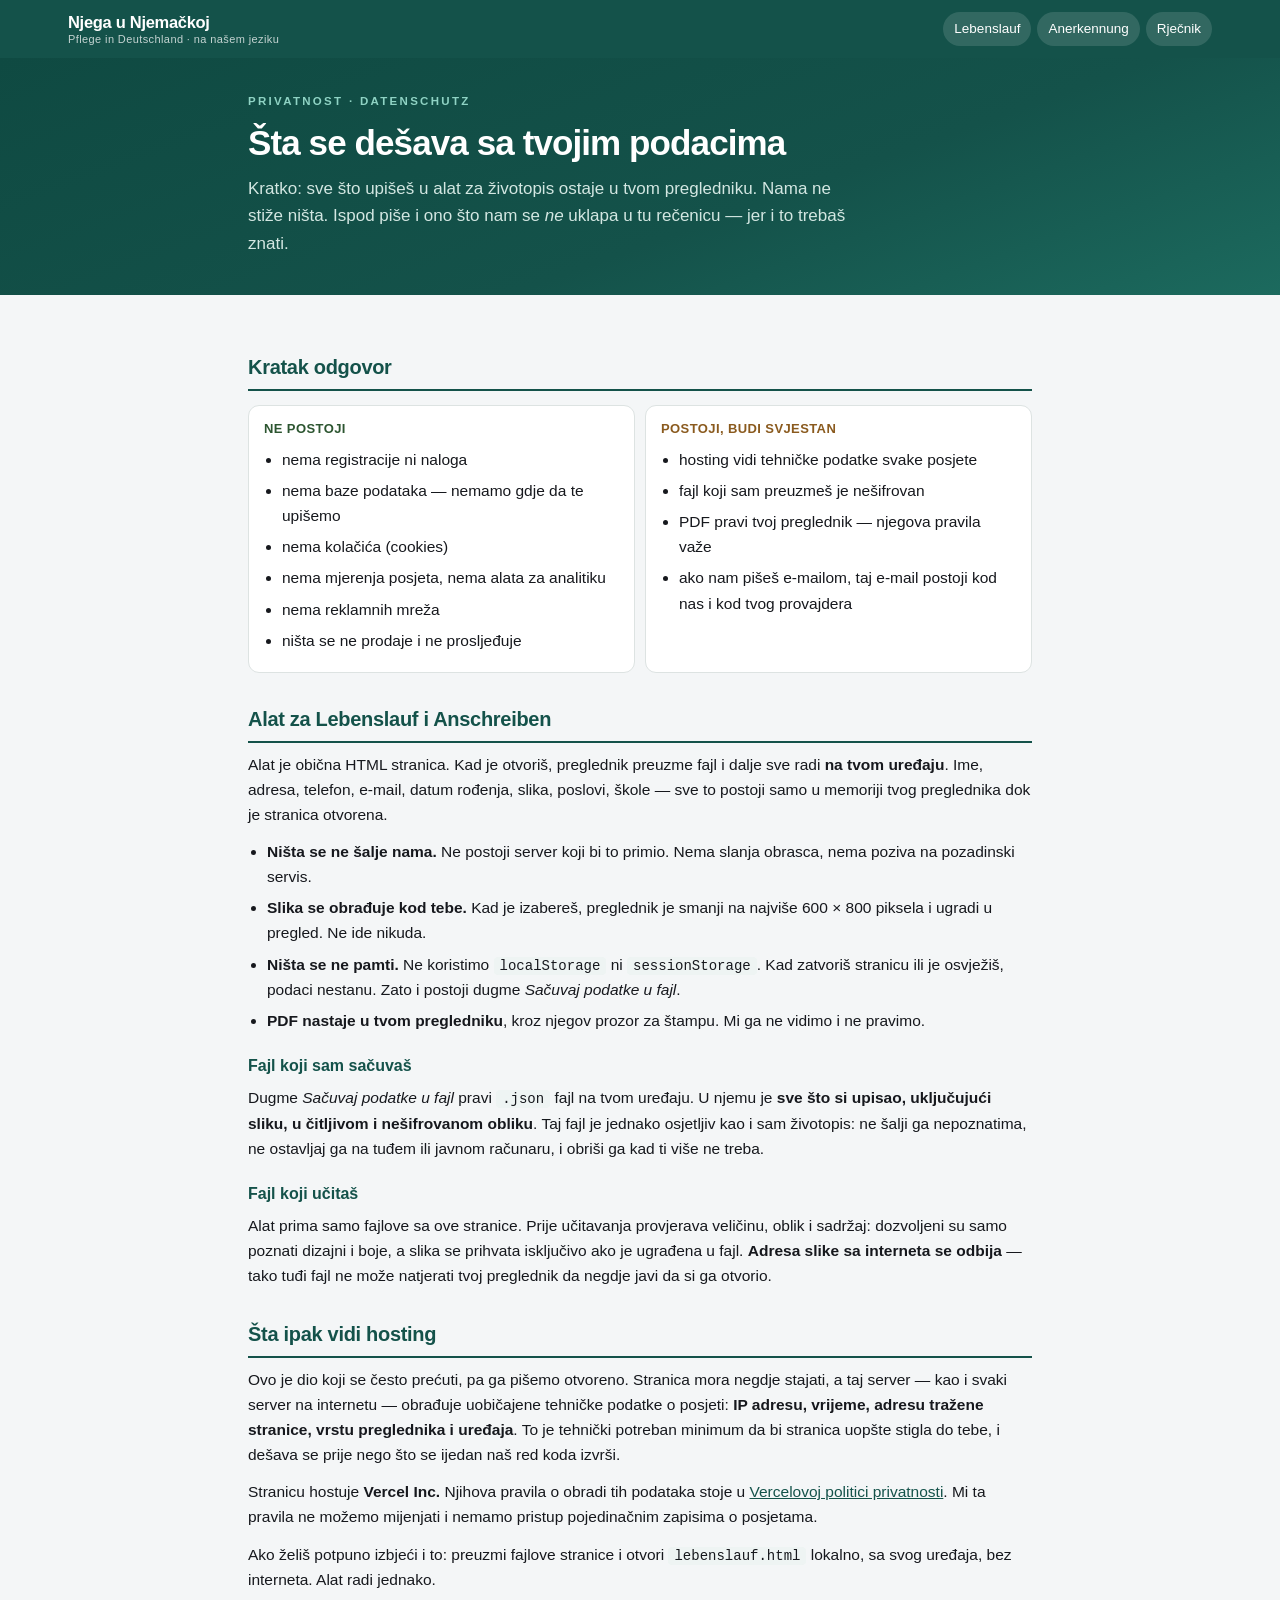
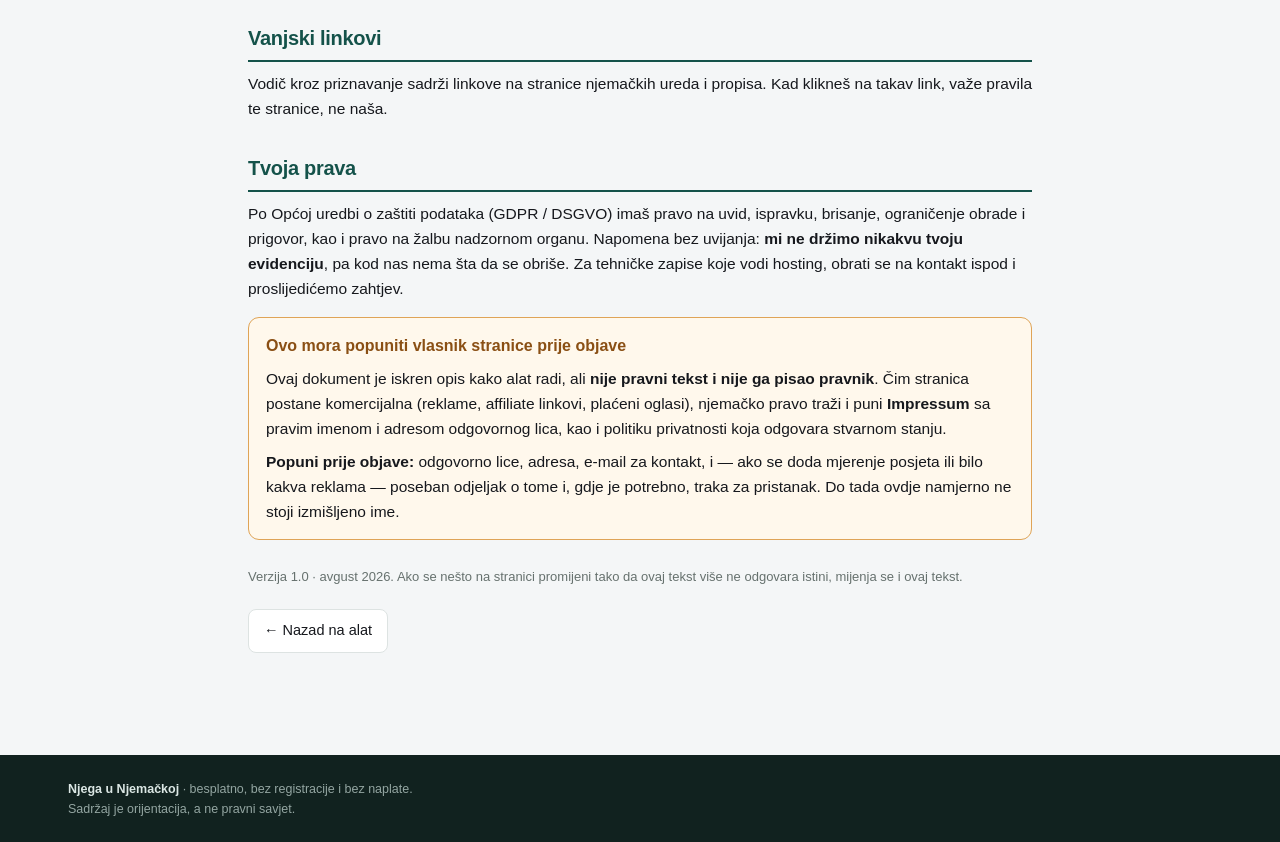
<file: privatnost.html>
<!DOCTYPE html>
<html lang="bs">
<head>
<meta charset="utf-8">
<meta name="viewport" content="width=device-width, initial-scale=1">
<title>Privatnost i podaci — Njega u Njemačkoj</title>
<meta name="description" content="Šta se dešava sa podacima koje upišeš u alat za Lebenslauf: ništa ne odlazi sa tvog uređaja. Šta ipak vidi hosting. Bez kolačića, bez registracije.">
<meta name="robots" content="index,follow">
<link rel="stylesheet" href="style.css">
<style>
.lead{background:linear-gradient(160deg,#0f4a42,#14524a 60%,#1c6a5e);color:#fff}
.lead .in{max-width:820px;margin:0 auto;padding:34px 18px 38px}
.lead .kick{font-size:11.5px;letter-spacing:2.3px;text-transform:uppercase;font-weight:700;color:#8fd3c4;margin-bottom:12px}
.lead h1{color:#fff;font-size:29px;line-height:1.14;letter-spacing:-.9px;margin:0 0 12px}
@media(min-width:640px){.lead h1{font-size:35px}}
.lead p{color:#d3e7e2;font-size:17px;margin:0;max-width:36em}
h2{font-size:20px;margin:30px 0 9px;padding-bottom:6px;border-bottom:2px solid var(--brand)}
h3{font-size:16px;margin:20px 0 6px}
p,li{font-size:15.5px;line-height:1.62}
ul{padding-left:19px}
li{margin-bottom:6px}
.yn{display:grid;grid-template-columns:1fr;gap:10px;margin:14px 0}
@media(min-width:620px){.yn{grid-template-columns:1fr 1fr}}
.yn>div{border:1px solid var(--line);border-radius:11px;padding:13px 15px;background:#fff}
.yn .t{font-weight:800;font-size:13px;letter-spacing:.4px;text-transform:uppercase;margin-bottom:7px}
.yn .no .t{color:#2c5530}
.yn .yes .t{color:#8a5a1e}
.yn ul{margin:0;padding-left:18px;font-size:14.5px}
.todo{background:#fff8ec;border:1.5px solid #dfa457;border-radius:11px;padding:15px 17px;margin:16px 0}
.todo .h{font-weight:800;color:#8a4f14;margin-bottom:7px;font-size:16px}
code{background:#eef4f3;padding:1px 6px;border-radius:4px;font-size:14px}
.upd{font-size:13px;color:var(--muted);margin-top:26px}
</style>
</head>
<body>
<a class="skip" href="#glavni">Preskoči na sadržaj</a>

<nav class="nav"><div class="in">
  <a class="logo" href="index.html">Njega u Njemačkoj<small>Pflege in Deutschland &middot; na našem jeziku</small></a>
  <div class="links"><a href="lebenslauf.html">Lebenslauf</a><a href="anerkennung.html">Anerkennung</a><a href="rjecnik.html">Rječnik</a></div>
</div></nav>

<div class="lead"><div class="in">
  <div class="kick">Privatnost &middot; Datenschutz</div>
  <h1>Šta se dešava sa tvojim podacima</h1>
  <p>Kratko: sve što upišeš u alat za životopis ostaje u tvom pregledniku. Nama ne
  stiže ništa. Ispod piše i ono što nam se <em>ne</em> uklapa u tu rečenicu — jer i
  to trebaš znati.</p>
</div></div>

<div class="page" id="glavni" tabindex="-1">

<h2>Kratak odgovor</h2>

<div class="yn">
  <div class="no">
    <div class="t">Ne postoji</div>
    <ul>
      <li>nema registracije ni naloga</li>
      <li>nema baze podataka — nemamo gdje da te upišemo</li>
      <li>nema kolačića (cookies)</li>
      <li>nema mjerenja posjeta, nema alata za analitiku</li>
      <li>nema reklamnih mreža</li>
      <li>ništa se ne prodaje i ne prosljeđuje</li>
    </ul>
  </div>
  <div class="yes">
    <div class="t">Postoji, budi svjestan</div>
    <ul>
      <li>hosting vidi tehničke podatke svake posjete</li>
      <li>fajl koji sam preuzmeš je nešifrovan</li>
      <li>PDF pravi tvoj preglednik — njegova pravila važe</li>
      <li>ako nam pišeš e-mailom, taj e-mail postoji kod nas i kod tvog provajdera</li>
    </ul>
  </div>
</div>

<h2>Alat za Lebenslauf i Anschreiben</h2>

<p>Alat je obična HTML stranica. Kad je otvoriš, preglednik preuzme fajl i dalje sve
radi <b>na tvom uređaju</b>. Ime, adresa, telefon, e-mail, datum rođenja, slika,
poslovi, škole — sve to postoji samo u memoriji tvog preglednika dok je stranica
otvorena.</p>

<ul>
  <li><b>Ništa se ne šalje nama.</b> Ne postoji server koji bi to primio. Nema
  slanja obrasca, nema poziva na pozadinski servis.</li>
  <li><b>Slika se obrađuje kod tebe.</b> Kad je izabereš, preglednik je smanji na
  najviše 600 × 800 piksela i ugradi u pregled. Ne ide nikuda.</li>
  <li><b>Ništa se ne pamti.</b> Ne koristimo <code>localStorage</code> ni
  <code>sessionStorage</code>. Kad zatvoriš stranicu ili je osvježiš, podaci nestanu.
  Zato i postoji dugme <i>Sačuvaj podatke u fajl</i>.</li>
  <li><b>PDF nastaje u tvom pregledniku</b>, kroz njegov prozor za štampu. Mi ga ne
  vidimo i ne pravimo.</li>
</ul>

<h3>Fajl koji sam sačuvaš</h3>
<p>Dugme <i>Sačuvaj podatke u fajl</i> pravi <code>.json</code> fajl na tvom uređaju.
U njemu je <b>sve što si upisao, uključujući sliku, u čitljivom i nešifrovanom
obliku</b>. Taj fajl je jednako osjetljiv kao i sam životopis: ne šalji ga
nepoznatima, ne ostavljaj ga na tuđem ili javnom računaru, i obriši ga kad ti više
ne treba.</p>

<h3>Fajl koji učitaš</h3>
<p>Alat prima samo fajlove sa ove stranice. Prije učitavanja provjerava veličinu,
oblik i sadržaj: dozvoljeni su samo poznati dizajni i boje, a slika se prihvata
isključivo ako je ugrađena u fajl. <b>Adresa slike sa interneta se odbija</b> — tako
tuđi fajl ne može natjerati tvoj preglednik da negdje javi da si ga otvorio.</p>

<h2>Šta ipak vidi hosting</h2>

<p>Ovo je dio koji se često prećuti, pa ga pišemo otvoreno. Stranica mora negdje
stajati, a taj server — kao i svaki server na internetu — obrađuje uobičajene
tehničke podatke o posjeti: <b>IP adresu, vrijeme, adresu tražene stranice, vrstu
preglednika i uređaja</b>. To je tehnički potreban minimum da bi stranica uopšte
stigla do tebe, i dešava se prije nego što se ijedan naš red koda izvrši.</p>

<p>Stranicu hostuje <b>Vercel Inc.</b> Njihova pravila o obradi tih podataka stoje u
<a href="https://vercel.com/legal/privacy-notice" target="_blank" rel="noopener">Vercelovoj politici privatnosti</a>.
Mi ta pravila ne možemo mijenjati i nemamo pristup pojedinačnim zapisima o posjetama.</p>

<p>Ako želiš potpuno izbjeći i to: preuzmi fajlove stranice i otvori
<code>lebenslauf.html</code> lokalno, sa svog uređaja, bez interneta. Alat radi
jednako.</p>

<h2>Vanjski linkovi</h2>
<p>Vodič kroz priznavanje sadrži linkove na stranice njemačkih ureda i propisa. Kad
klikneš na takav link, važe pravila te stranice, ne naša.</p>

<h2>Tvoja prava</h2>
<p>Po Općoj uredbi o zaštiti podataka (GDPR / DSGVO) imaš pravo na uvid, ispravku,
brisanje, ograničenje obrade i prigovor, kao i pravo na žalbu nadzornom organu.
Napomena bez uvijanja: <b>mi ne držimo nikakvu tvoju evidenciju</b>, pa kod nas nema
šta da se obriše. Za tehničke zapise koje vodi hosting, obrati se na kontakt ispod
i proslijedićemo zahtjev.</p>

<div class="todo">
  <div class="h">Ovo mora popuniti vlasnik stranice prije objave</div>
  <p style="margin:0 0 8px">Ovaj dokument je iskren opis kako alat radi, ali <b>nije
  pravni tekst i nije ga pisao pravnik</b>. Čim stranica postane komercijalna (reklame,
  affiliate linkovi, plaćeni oglasi), njemačko pravo traži i puni <b>Impressum</b> sa
  pravim imenom i adresom odgovornog lica, kao i politiku privatnosti koja odgovara
  stvarnom stanju.</p>
  <p style="margin:0"><b>Popuni prije objave:</b> odgovorno lice, adresa, e-mail za
  kontakt, i — ako se doda mjerenje posjeta ili bilo kakva reklama — poseban odjeljak
  o tome i, gdje je potrebno, traka za pristanak. Do tada ovdje namjerno ne stoji
  izmišljeno ime.</p>
</div>

<p class="upd">Verzija 1.0 &middot; avgust 2026. Ako se nešto na stranici promijeni
tako da ovaj tekst više ne odgovara istini, mijenja se i ovaj tekst.</p>

<p style="margin-top:22px"><a class="btn" href="lebenslauf.html">&larr; Nazad na alat</a></p>

</div>

<footer class="site"><div class="in">
  <b>Njega u Njemačkoj</b> &middot; besplatno, bez registracije i bez naplate.<br>
  Sadržaj je orijentacija, a ne pravni savjet.
</div></footer>

</body>
</html>
</file>
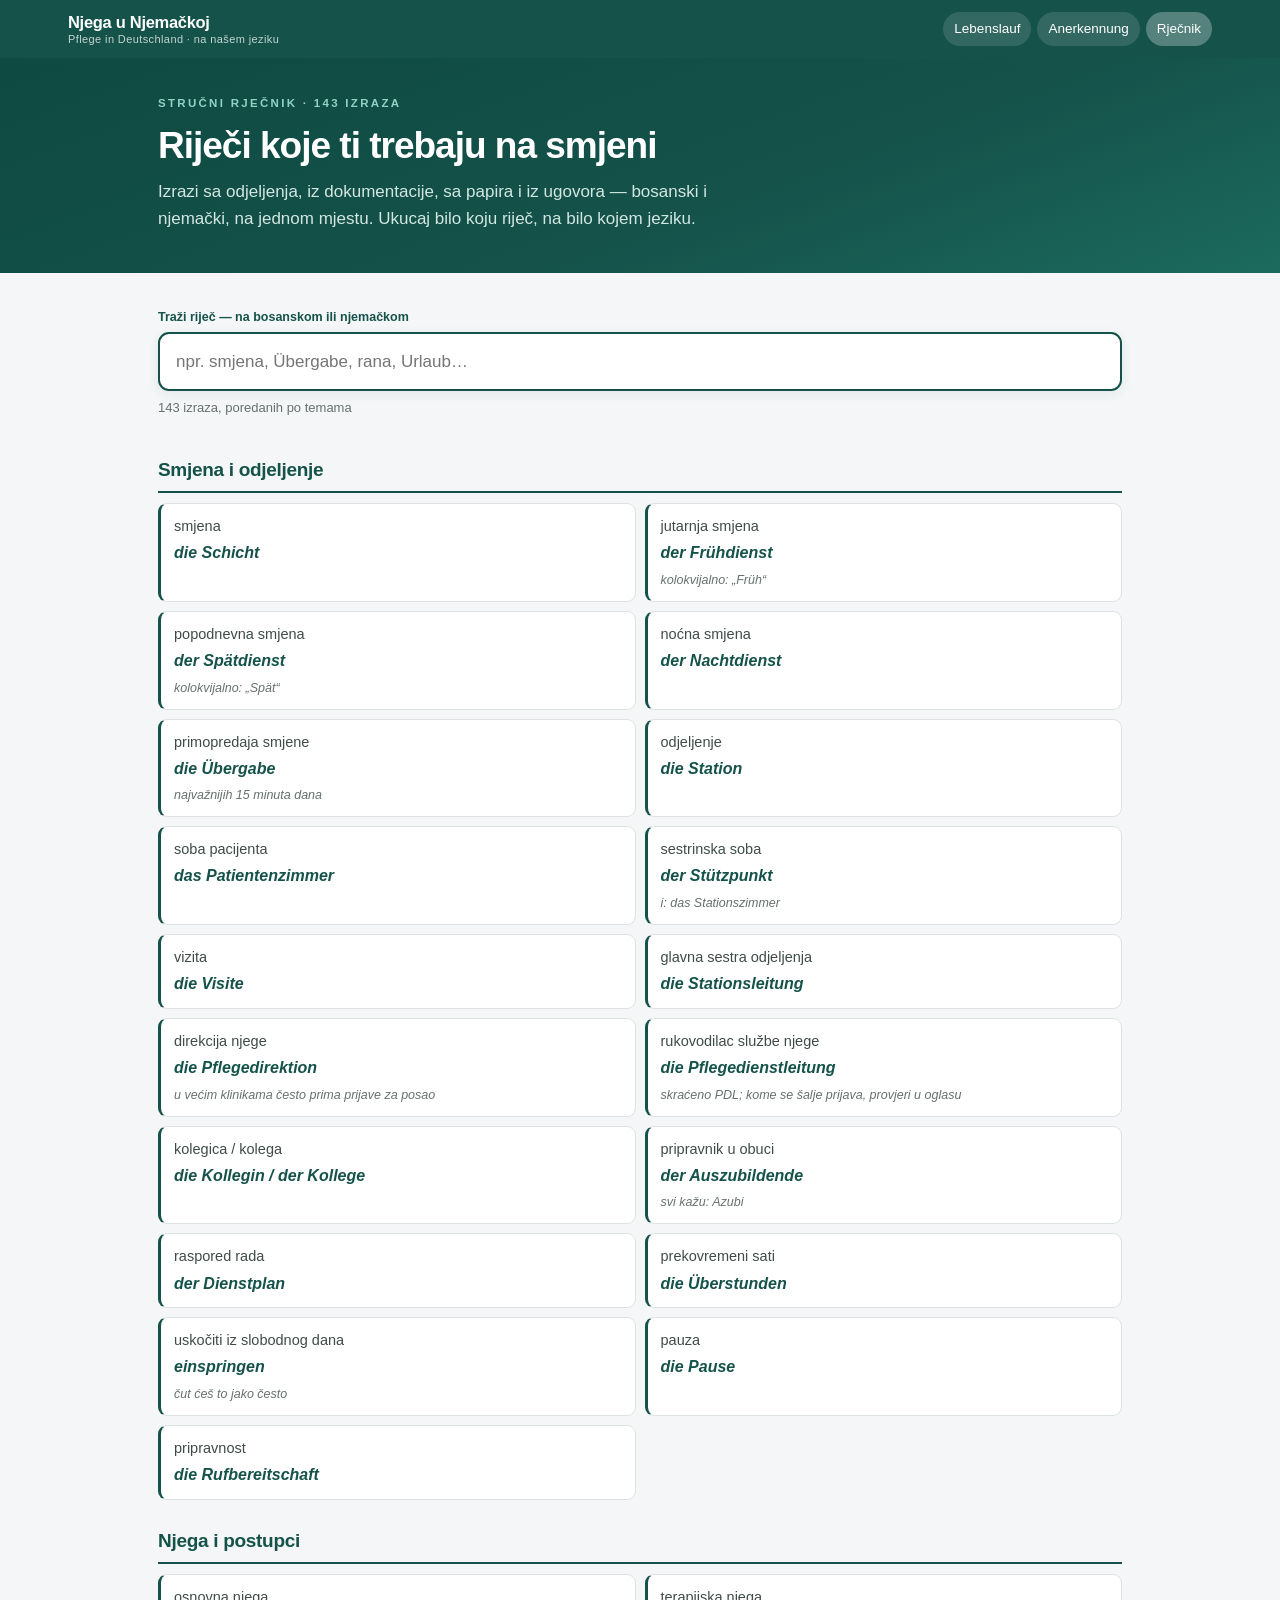
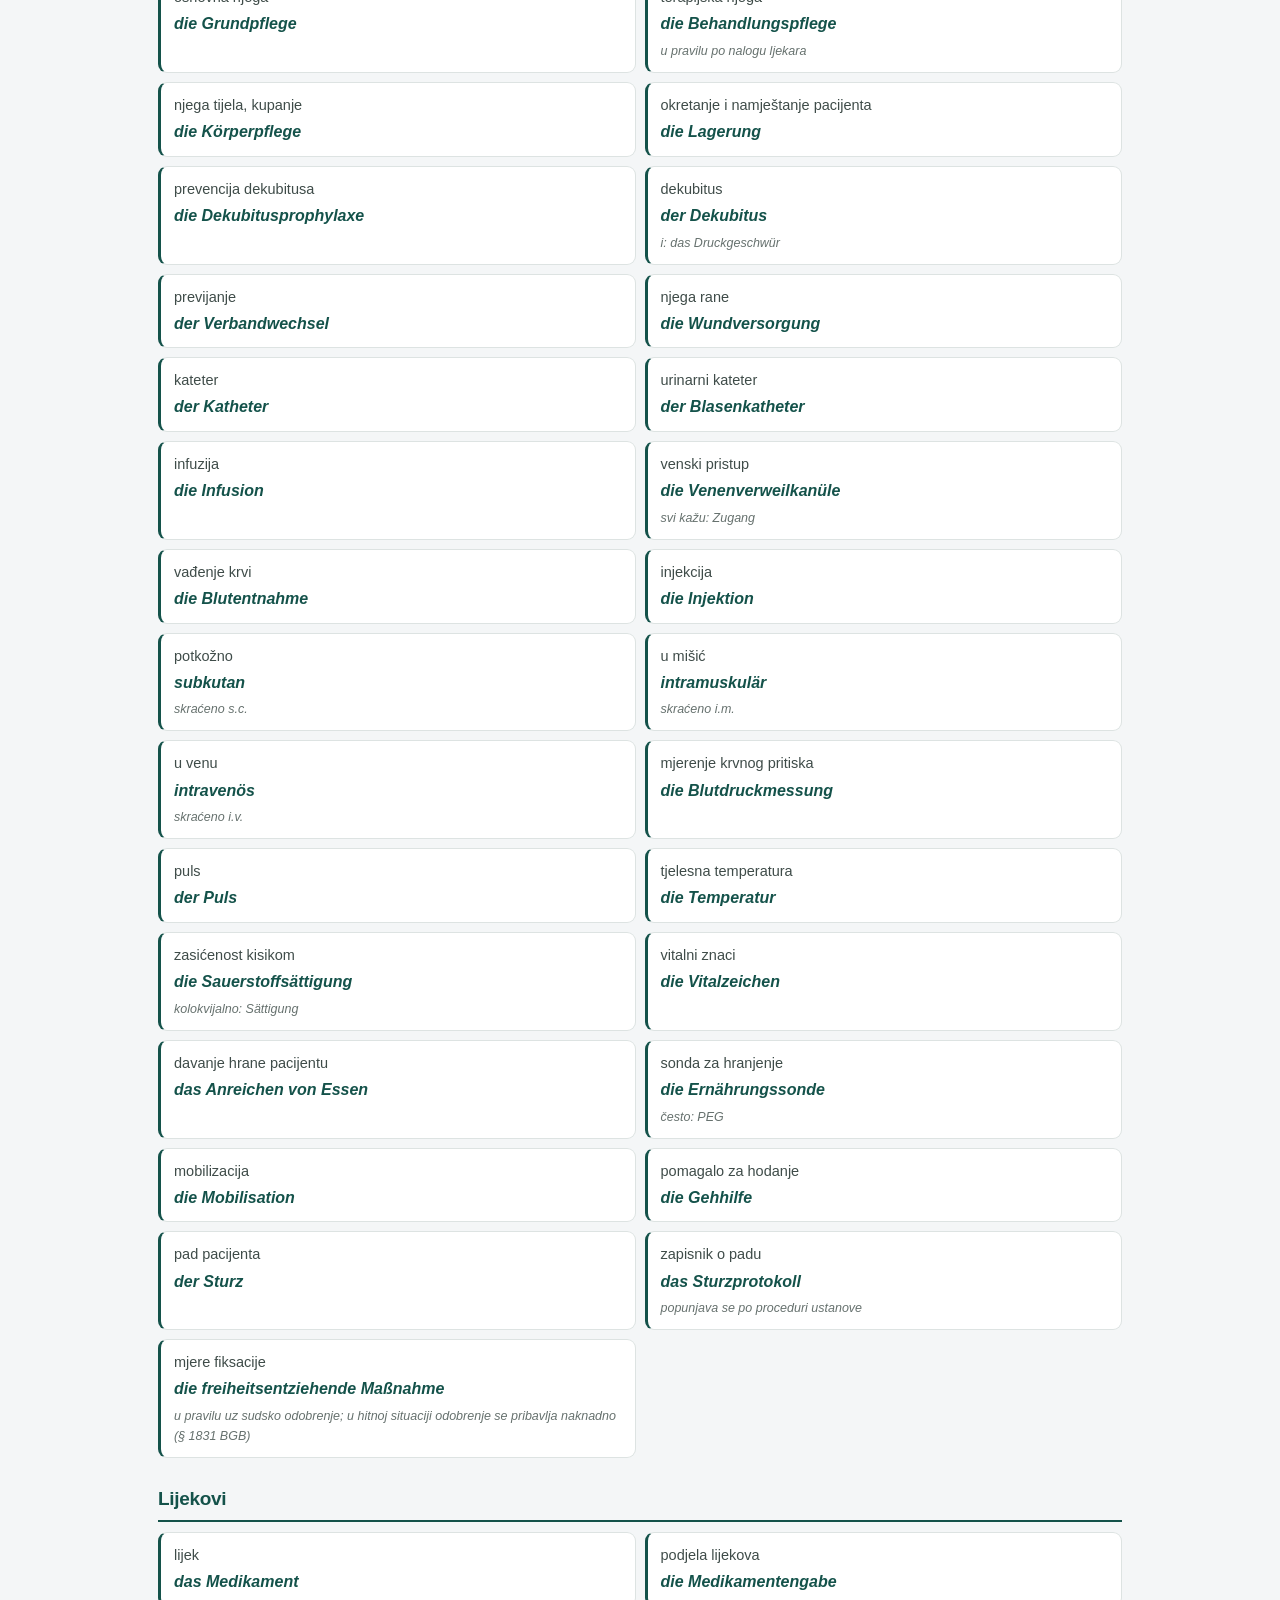
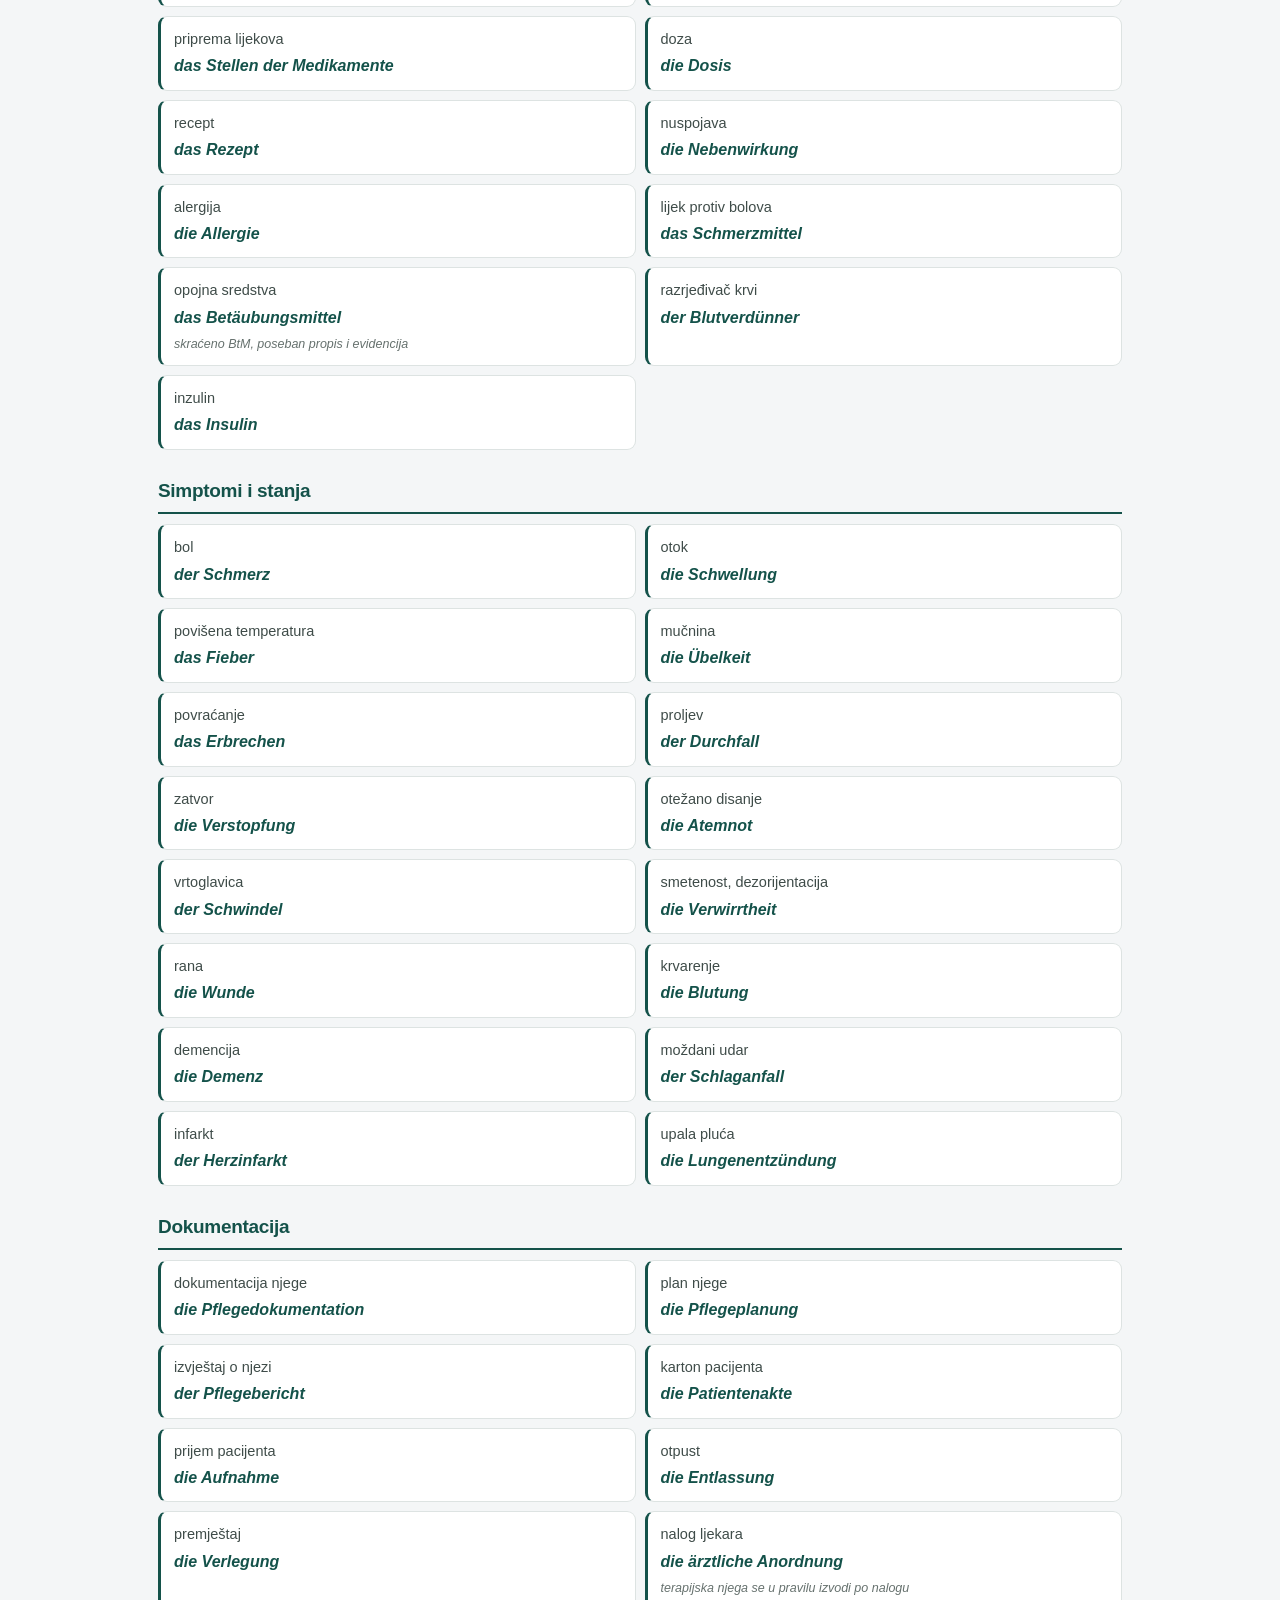
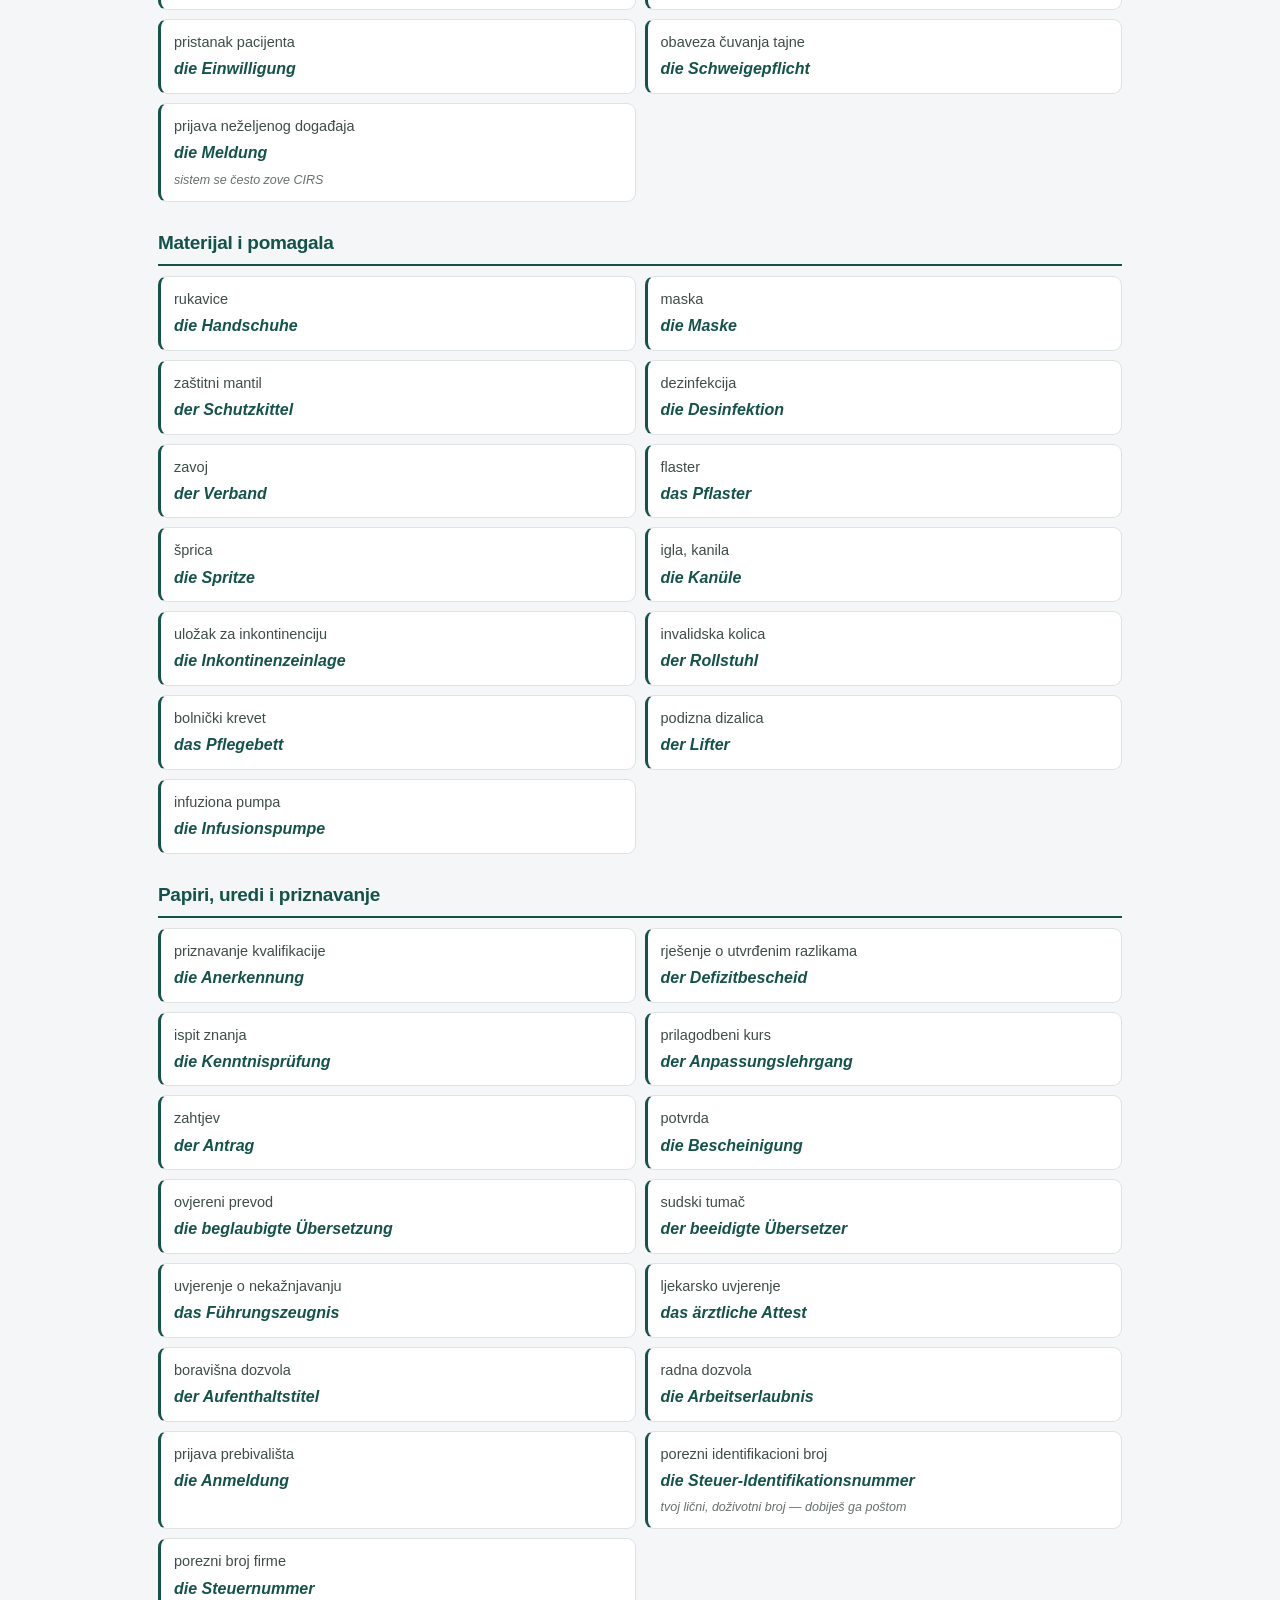
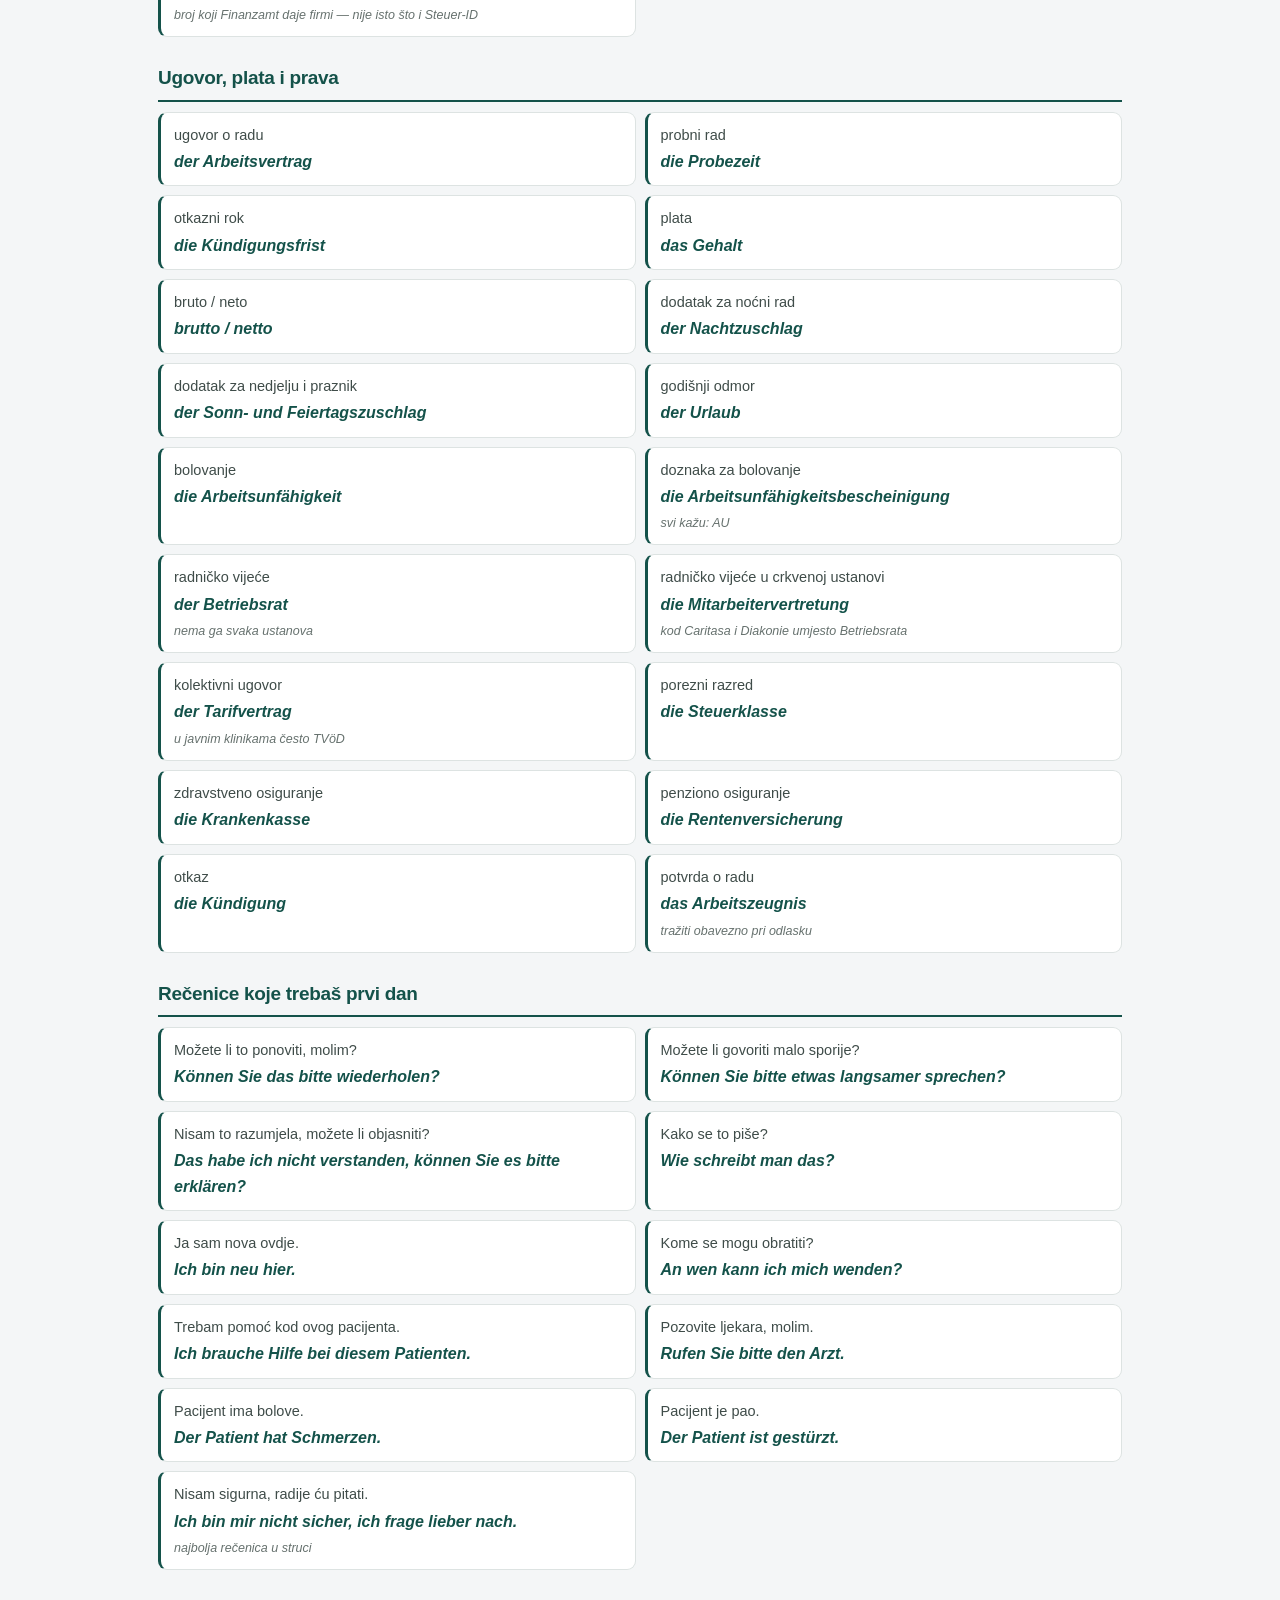
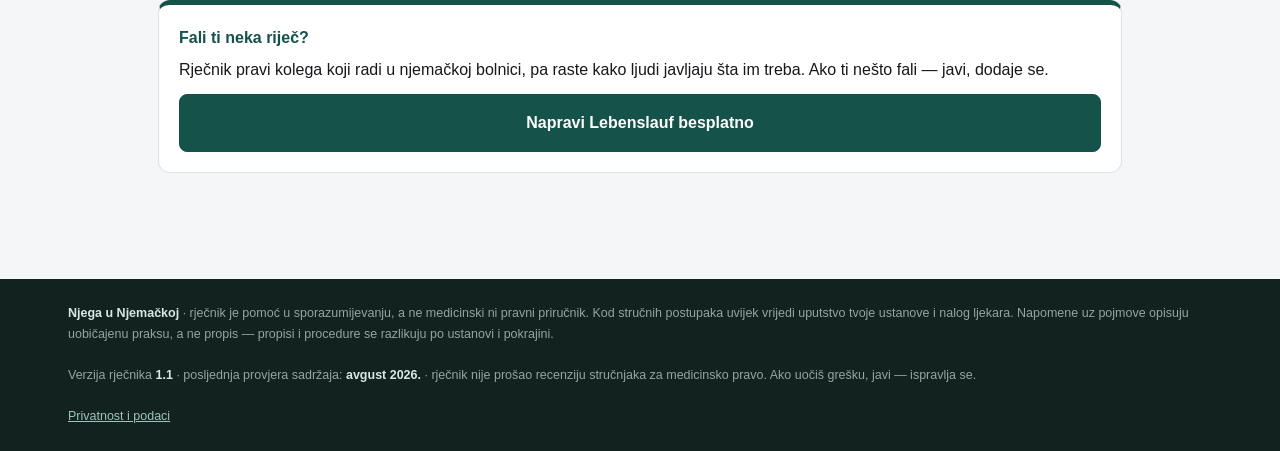
<file: rjecnik.html>
<!DOCTYPE html>
<html lang="bs">
<head>
<meta charset="utf-8">
<meta name="viewport" content="width=device-width, initial-scale=1">
<title>Rječnik njege bosanski–njemački — 143 izraza sa odjeljenja | Njega u Njemačkoj</title>
<meta name="description" content="Stručni rječnik za medicinske sestre i njegovatelje: 143 izraza sa odjeljenja, iz dokumentacije, sa papira i iz ugovora. Bosanski i njemački, sa pretragom. Besplatno.">
<link rel="stylesheet" href="style.css">
<style>
.lead{background:linear-gradient(160deg,#0f4a42,#14524a 60%,#1c6a5e);color:#fff}
.lead .in{max-width:1000px;margin:0 auto;padding:36px 18px 40px}
.lead .kick{font-size:11.5px;letter-spacing:2.3px;text-transform:uppercase;font-weight:700;color:#8fd3c4;margin-bottom:12px}
.lead h1{color:#fff;font-size:30px;line-height:1.12;letter-spacing:-1px;margin:0 0 12px}
@media(min-width:640px){.lead h1{font-size:37px}}
.lead p{color:#d3e7e2;font-size:17px;margin:0;max-width:36em}
.wrap{max-width:1000px;margin:0 auto;padding:22px 18px 50px}
.searchbox{position:sticky;top:0;z-index:5;background:var(--bg);padding:12px 0 10px;margin-bottom:6px}
.searchbox input{width:100%;padding:14px 16px;border:2px solid var(--brand);border-radius:11px;
  font:inherit;font-size:17px;background:#fff;box-shadow:0 3px 12px rgba(20,82,74,.08)}
.searchbox input:focus{outline:2px solid var(--focus);outline-offset:-1px}
.cnt{font-size:13px;color:var(--muted);margin-top:7px}
.cat{font-size:19px;margin:26px 0 10px;padding-bottom:6px;border-bottom:2px solid var(--brand)}
.grid{display:grid;grid-template-columns:1fr;gap:9px}
@media(min-width:660px){.grid{grid-template-columns:1fr 1fr}}
.w{background:#fff;border:1px solid var(--line);border-radius:9px;padding:11px 13px;
  border-left:3px solid var(--brand)}
.w .bs{font-size:14.5px;color:#3f4c49}
.w .de{font-size:16px;font-weight:700;color:var(--brand);margin-top:2px}
.w .nt{font-size:12.5px;color:var(--muted);margin-top:4px;font-style:italic}
.none{background:#fff;border:1px solid var(--line);border-radius:10px;padding:22px;text-align:center;color:var(--muted)}
</style>
</head>
<body>
<a class="skip" href="#glavni">Preskoči na sadržaj</a>

<nav class="nav"><div class="in">
  <a class="logo" href="index.html">Njega u Njemačkoj<small>Pflege in Deutschland &middot; na našem jeziku</small></a>
  <div class="links"><a href="lebenslauf.html">Lebenslauf</a><a href="anerkennung.html">Anerkennung</a><a href="rjecnik.html" class="on">Rječnik</a></div>
</div></nav>

<div class="lead"><div class="in">
  <div class="kick">Stručni rječnik &middot; 143 izraza</div>
  <h1>Riječi koje ti trebaju na smjeni</h1>
  <p>Izrazi sa odjeljenja, iz dokumentacije, sa papira i iz ugovora — bosanski i
  njemački, na jednom mjestu. Ukucaj bilo koju riječ, na bilo kojem jeziku.</p>
</div></div>

<div class="wrap" id="glavni" tabindex="-1">
  <div class="searchbox">
    <label class="srlabel" for="q">Traži riječ — na bosanskom ili njemačkom</label>
    <input id="q" type="search" placeholder="npr. smjena, Übergabe, rana, Urlaub…" autocomplete="off">
    <div class="cnt" id="cnt" role="status" aria-live="polite"></div>
  </div>
  <div id="list">
<h2 class="cat" data-cat="1">Smjena i odjeljenje</h2>
<div class="grid" data-cat="1">
<div class="w" data-s="smjena die schicht "><div class="bs">smjena</div><div class="de">die Schicht</div></div>
<div class="w" data-s="jutarnja smjena der frühdienst kolokvijalno: „früh“"><div class="bs">jutarnja smjena</div><div class="de">der Frühdienst</div><div class="nt">kolokvijalno: „Früh“</div></div>
<div class="w" data-s="popodnevna smjena der spätdienst kolokvijalno: „spät“"><div class="bs">popodnevna smjena</div><div class="de">der Spätdienst</div><div class="nt">kolokvijalno: „Spät“</div></div>
<div class="w" data-s="noćna smjena der nachtdienst "><div class="bs">noćna smjena</div><div class="de">der Nachtdienst</div></div>
<div class="w" data-s="primopredaja smjene die übergabe najvažnijih 15 minuta dana"><div class="bs">primopredaja smjene</div><div class="de">die Übergabe</div><div class="nt">najvažnijih 15 minuta dana</div></div>
<div class="w" data-s="odjeljenje die station "><div class="bs">odjeljenje</div><div class="de">die Station</div></div>
<div class="w" data-s="soba pacijenta das patientenzimmer "><div class="bs">soba pacijenta</div><div class="de">das Patientenzimmer</div></div>
<div class="w" data-s="sestrinska soba der stützpunkt i: das stationszimmer"><div class="bs">sestrinska soba</div><div class="de">der Stützpunkt</div><div class="nt">i: das Stationszimmer</div></div>
<div class="w" data-s="vizita die visite "><div class="bs">vizita</div><div class="de">die Visite</div></div>
<div class="w" data-s="glavna sestra odjeljenja die stationsleitung "><div class="bs">glavna sestra odjeljenja</div><div class="de">die Stationsleitung</div></div>
<div class="w" data-s="direkcija njege die pflegedirektion u većim klinikama često prima prijave za posao"><div class="bs">direkcija njege</div><div class="de">die Pflegedirektion</div><div class="nt">u većim klinikama često prima prijave za posao</div></div>
<div class="w" data-s="rukovodilac službe njege die pflegedienstleitung skraćeno pdl; kome se šalje prijava, provjeri u oglasu"><div class="bs">rukovodilac službe njege</div><div class="de">die Pflegedienstleitung</div><div class="nt">skraćeno PDL; kome se šalje prijava, provjeri u oglasu</div></div>
<div class="w" data-s="kolegica / kolega die kollegin / der kollege "><div class="bs">kolegica / kolega</div><div class="de">die Kollegin / der Kollege</div></div>
<div class="w" data-s="pripravnik u obuci der auszubildende svi kažu: azubi"><div class="bs">pripravnik u obuci</div><div class="de">der Auszubildende</div><div class="nt">svi kažu: Azubi</div></div>
<div class="w" data-s="raspored rada der dienstplan "><div class="bs">raspored rada</div><div class="de">der Dienstplan</div></div>
<div class="w" data-s="prekovremeni sati die überstunden "><div class="bs">prekovremeni sati</div><div class="de">die Überstunden</div></div>
<div class="w" data-s="uskočiti iz slobodnog dana einspringen čut ćeš to jako često"><div class="bs">uskočiti iz slobodnog dana</div><div class="de">einspringen</div><div class="nt">čut ćeš to jako često</div></div>
<div class="w" data-s="pauza die pause "><div class="bs">pauza</div><div class="de">die Pause</div></div>
<div class="w" data-s="pripravnost die rufbereitschaft "><div class="bs">pripravnost</div><div class="de">die Rufbereitschaft</div></div>
</div>
<h2 class="cat" data-cat="1">Njega i postupci</h2>
<div class="grid" data-cat="1">
<div class="w" data-s="osnovna njega die grundpflege "><div class="bs">osnovna njega</div><div class="de">die Grundpflege</div></div>
<div class="w" data-s="terapijska njega die behandlungspflege u pravilu po nalogu ljekara"><div class="bs">terapijska njega</div><div class="de">die Behandlungspflege</div><div class="nt">u pravilu po nalogu ljekara</div></div>
<div class="w" data-s="njega tijela, kupanje die körperpflege "><div class="bs">njega tijela, kupanje</div><div class="de">die Körperpflege</div></div>
<div class="w" data-s="okretanje i namještanje pacijenta die lagerung "><div class="bs">okretanje i namještanje pacijenta</div><div class="de">die Lagerung</div></div>
<div class="w" data-s="prevencija dekubitusa die dekubitusprophylaxe "><div class="bs">prevencija dekubitusa</div><div class="de">die Dekubitusprophylaxe</div></div>
<div class="w" data-s="dekubitus der dekubitus i: das druckgeschwür"><div class="bs">dekubitus</div><div class="de">der Dekubitus</div><div class="nt">i: das Druckgeschwür</div></div>
<div class="w" data-s="previjanje der verbandwechsel "><div class="bs">previjanje</div><div class="de">der Verbandwechsel</div></div>
<div class="w" data-s="njega rane die wundversorgung "><div class="bs">njega rane</div><div class="de">die Wundversorgung</div></div>
<div class="w" data-s="kateter der katheter "><div class="bs">kateter</div><div class="de">der Katheter</div></div>
<div class="w" data-s="urinarni kateter der blasenkatheter "><div class="bs">urinarni kateter</div><div class="de">der Blasenkatheter</div></div>
<div class="w" data-s="infuzija die infusion "><div class="bs">infuzija</div><div class="de">die Infusion</div></div>
<div class="w" data-s="venski pristup die venenverweilkanüle svi kažu: zugang"><div class="bs">venski pristup</div><div class="de">die Venenverweilkanüle</div><div class="nt">svi kažu: Zugang</div></div>
<div class="w" data-s="vađenje krvi die blutentnahme "><div class="bs">vađenje krvi</div><div class="de">die Blutentnahme</div></div>
<div class="w" data-s="injekcija die injektion "><div class="bs">injekcija</div><div class="de">die Injektion</div></div>
<div class="w" data-s="potkožno subkutan skraćeno s.c."><div class="bs">potkožno</div><div class="de">subkutan</div><div class="nt">skraćeno s.c.</div></div>
<div class="w" data-s="u mišić intramuskulär skraćeno i.m."><div class="bs">u mišić</div><div class="de">intramuskulär</div><div class="nt">skraćeno i.m.</div></div>
<div class="w" data-s="u venu intravenös skraćeno i.v."><div class="bs">u venu</div><div class="de">intravenös</div><div class="nt">skraćeno i.v.</div></div>
<div class="w" data-s="mjerenje krvnog pritiska die blutdruckmessung "><div class="bs">mjerenje krvnog pritiska</div><div class="de">die Blutdruckmessung</div></div>
<div class="w" data-s="puls der puls "><div class="bs">puls</div><div class="de">der Puls</div></div>
<div class="w" data-s="tjelesna temperatura die temperatur "><div class="bs">tjelesna temperatura</div><div class="de">die Temperatur</div></div>
<div class="w" data-s="zasićenost kisikom die sauerstoffsättigung kolokvijalno: sättigung"><div class="bs">zasićenost kisikom</div><div class="de">die Sauerstoffsättigung</div><div class="nt">kolokvijalno: Sättigung</div></div>
<div class="w" data-s="vitalni znaci die vitalzeichen "><div class="bs">vitalni znaci</div><div class="de">die Vitalzeichen</div></div>
<div class="w" data-s="davanje hrane pacijentu das anreichen von essen "><div class="bs">davanje hrane pacijentu</div><div class="de">das Anreichen von Essen</div></div>
<div class="w" data-s="sonda za hranjenje die ernährungssonde često: peg"><div class="bs">sonda za hranjenje</div><div class="de">die Ernährungssonde</div><div class="nt">često: PEG</div></div>
<div class="w" data-s="mobilizacija die mobilisation "><div class="bs">mobilizacija</div><div class="de">die Mobilisation</div></div>
<div class="w" data-s="pomagalo za hodanje die gehhilfe "><div class="bs">pomagalo za hodanje</div><div class="de">die Gehhilfe</div></div>
<div class="w" data-s="pad pacijenta der sturz "><div class="bs">pad pacijenta</div><div class="de">der Sturz</div></div>
<div class="w" data-s="zapisnik o padu das sturzprotokoll popunjava se po proceduri ustanove"><div class="bs">zapisnik o padu</div><div class="de">das Sturzprotokoll</div><div class="nt">popunjava se po proceduri ustanove</div></div>
<div class="w" data-s="mjere fiksacije die freiheitsentziehende maßnahme u pravilu uz sudsko odobrenje; u hitnoj situaciji odobrenje se pribavlja naknadno (§ 1831 bgb)"><div class="bs">mjere fiksacije</div><div class="de">die freiheitsentziehende Maßnahme</div><div class="nt">u pravilu uz sudsko odobrenje; u hitnoj situaciji odobrenje se pribavlja naknadno (§ 1831 BGB)</div></div>
</div>
<h2 class="cat" data-cat="1">Lijekovi</h2>
<div class="grid" data-cat="1">
<div class="w" data-s="lijek das medikament "><div class="bs">lijek</div><div class="de">das Medikament</div></div>
<div class="w" data-s="podjela lijekova die medikamentengabe "><div class="bs">podjela lijekova</div><div class="de">die Medikamentengabe</div></div>
<div class="w" data-s="priprema lijekova das stellen der medikamente "><div class="bs">priprema lijekova</div><div class="de">das Stellen der Medikamente</div></div>
<div class="w" data-s="doza die dosis "><div class="bs">doza</div><div class="de">die Dosis</div></div>
<div class="w" data-s="recept das rezept "><div class="bs">recept</div><div class="de">das Rezept</div></div>
<div class="w" data-s="nuspojava die nebenwirkung "><div class="bs">nuspojava</div><div class="de">die Nebenwirkung</div></div>
<div class="w" data-s="alergija die allergie "><div class="bs">alergija</div><div class="de">die Allergie</div></div>
<div class="w" data-s="lijek protiv bolova das schmerzmittel "><div class="bs">lijek protiv bolova</div><div class="de">das Schmerzmittel</div></div>
<div class="w" data-s="opojna sredstva das betäubungsmittel skraćeno btm, poseban propis i evidencija"><div class="bs">opojna sredstva</div><div class="de">das Betäubungsmittel</div><div class="nt">skraćeno BtM, poseban propis i evidencija</div></div>
<div class="w" data-s="razrjeđivač krvi der blutverdünner "><div class="bs">razrjeđivač krvi</div><div class="de">der Blutverdünner</div></div>
<div class="w" data-s="inzulin das insulin "><div class="bs">inzulin</div><div class="de">das Insulin</div></div>
</div>
<h2 class="cat" data-cat="1">Simptomi i stanja</h2>
<div class="grid" data-cat="1">
<div class="w" data-s="bol der schmerz "><div class="bs">bol</div><div class="de">der Schmerz</div></div>
<div class="w" data-s="otok die schwellung "><div class="bs">otok</div><div class="de">die Schwellung</div></div>
<div class="w" data-s="povišena temperatura das fieber "><div class="bs">povišena temperatura</div><div class="de">das Fieber</div></div>
<div class="w" data-s="mučnina die übelkeit "><div class="bs">mučnina</div><div class="de">die Übelkeit</div></div>
<div class="w" data-s="povraćanje das erbrechen "><div class="bs">povraćanje</div><div class="de">das Erbrechen</div></div>
<div class="w" data-s="proljev der durchfall "><div class="bs">proljev</div><div class="de">der Durchfall</div></div>
<div class="w" data-s="zatvor die verstopfung "><div class="bs">zatvor</div><div class="de">die Verstopfung</div></div>
<div class="w" data-s="otežano disanje die atemnot "><div class="bs">otežano disanje</div><div class="de">die Atemnot</div></div>
<div class="w" data-s="vrtoglavica der schwindel "><div class="bs">vrtoglavica</div><div class="de">der Schwindel</div></div>
<div class="w" data-s="smetenost, dezorijentacija die verwirrtheit "><div class="bs">smetenost, dezorijentacija</div><div class="de">die Verwirrtheit</div></div>
<div class="w" data-s="rana die wunde "><div class="bs">rana</div><div class="de">die Wunde</div></div>
<div class="w" data-s="krvarenje die blutung "><div class="bs">krvarenje</div><div class="de">die Blutung</div></div>
<div class="w" data-s="demencija die demenz "><div class="bs">demencija</div><div class="de">die Demenz</div></div>
<div class="w" data-s="moždani udar der schlaganfall "><div class="bs">moždani udar</div><div class="de">der Schlaganfall</div></div>
<div class="w" data-s="infarkt der herzinfarkt "><div class="bs">infarkt</div><div class="de">der Herzinfarkt</div></div>
<div class="w" data-s="upala pluća die lungenentzündung "><div class="bs">upala pluća</div><div class="de">die Lungenentzündung</div></div>
</div>
<h2 class="cat" data-cat="1">Dokumentacija</h2>
<div class="grid" data-cat="1">
<div class="w" data-s="dokumentacija njege die pflegedokumentation "><div class="bs">dokumentacija njege</div><div class="de">die Pflegedokumentation</div></div>
<div class="w" data-s="plan njege die pflegeplanung "><div class="bs">plan njege</div><div class="de">die Pflegeplanung</div></div>
<div class="w" data-s="izvještaj o njezi der pflegebericht "><div class="bs">izvještaj o njezi</div><div class="de">der Pflegebericht</div></div>
<div class="w" data-s="karton pacijenta die patientenakte "><div class="bs">karton pacijenta</div><div class="de">die Patientenakte</div></div>
<div class="w" data-s="prijem pacijenta die aufnahme "><div class="bs">prijem pacijenta</div><div class="de">die Aufnahme</div></div>
<div class="w" data-s="otpust die entlassung "><div class="bs">otpust</div><div class="de">die Entlassung</div></div>
<div class="w" data-s="premještaj die verlegung "><div class="bs">premještaj</div><div class="de">die Verlegung</div></div>
<div class="w" data-s="nalog ljekara die ärztliche anordnung terapijska njega se u pravilu izvodi po nalogu"><div class="bs">nalog ljekara</div><div class="de">die ärztliche Anordnung</div><div class="nt">terapijska njega se u pravilu izvodi po nalogu</div></div>
<div class="w" data-s="pristanak pacijenta die einwilligung "><div class="bs">pristanak pacijenta</div><div class="de">die Einwilligung</div></div>
<div class="w" data-s="obaveza čuvanja tajne die schweigepflicht "><div class="bs">obaveza čuvanja tajne</div><div class="de">die Schweigepflicht</div></div>
<div class="w" data-s="prijava neželjenog događaja die meldung sistem se često zove cirs"><div class="bs">prijava neželjenog događaja</div><div class="de">die Meldung</div><div class="nt">sistem se često zove CIRS</div></div>
</div>
<h2 class="cat" data-cat="1">Materijal i pomagala</h2>
<div class="grid" data-cat="1">
<div class="w" data-s="rukavice die handschuhe "><div class="bs">rukavice</div><div class="de">die Handschuhe</div></div>
<div class="w" data-s="maska die maske "><div class="bs">maska</div><div class="de">die Maske</div></div>
<div class="w" data-s="zaštitni mantil der schutzkittel "><div class="bs">zaštitni mantil</div><div class="de">der Schutzkittel</div></div>
<div class="w" data-s="dezinfekcija die desinfektion "><div class="bs">dezinfekcija</div><div class="de">die Desinfektion</div></div>
<div class="w" data-s="zavoj der verband "><div class="bs">zavoj</div><div class="de">der Verband</div></div>
<div class="w" data-s="flaster das pflaster "><div class="bs">flaster</div><div class="de">das Pflaster</div></div>
<div class="w" data-s="šprica die spritze "><div class="bs">šprica</div><div class="de">die Spritze</div></div>
<div class="w" data-s="igla, kanila die kanüle "><div class="bs">igla, kanila</div><div class="de">die Kanüle</div></div>
<div class="w" data-s="uložak za inkontinenciju die inkontinenzeinlage "><div class="bs">uložak za inkontinenciju</div><div class="de">die Inkontinenzeinlage</div></div>
<div class="w" data-s="invalidska kolica der rollstuhl "><div class="bs">invalidska kolica</div><div class="de">der Rollstuhl</div></div>
<div class="w" data-s="bolnički krevet das pflegebett "><div class="bs">bolnički krevet</div><div class="de">das Pflegebett</div></div>
<div class="w" data-s="podizna dizalica der lifter "><div class="bs">podizna dizalica</div><div class="de">der Lifter</div></div>
<div class="w" data-s="infuziona pumpa die infusionspumpe "><div class="bs">infuziona pumpa</div><div class="de">die Infusionspumpe</div></div>
</div>
<h2 class="cat" data-cat="1">Papiri, uredi i priznavanje</h2>
<div class="grid" data-cat="1">
<div class="w" data-s="priznavanje kvalifikacije die anerkennung "><div class="bs">priznavanje kvalifikacije</div><div class="de">die Anerkennung</div></div>
<div class="w" data-s="rješenje o utvrđenim razlikama der defizitbescheid "><div class="bs">rješenje o utvrđenim razlikama</div><div class="de">der Defizitbescheid</div></div>
<div class="w" data-s="ispit znanja die kenntnisprüfung "><div class="bs">ispit znanja</div><div class="de">die Kenntnisprüfung</div></div>
<div class="w" data-s="prilagodbeni kurs der anpassungslehrgang "><div class="bs">prilagodbeni kurs</div><div class="de">der Anpassungslehrgang</div></div>
<div class="w" data-s="zahtjev der antrag "><div class="bs">zahtjev</div><div class="de">der Antrag</div></div>
<div class="w" data-s="potvrda die bescheinigung "><div class="bs">potvrda</div><div class="de">die Bescheinigung</div></div>
<div class="w" data-s="ovjereni prevod die beglaubigte übersetzung "><div class="bs">ovjereni prevod</div><div class="de">die beglaubigte Übersetzung</div></div>
<div class="w" data-s="sudski tumač der beeidigte übersetzer "><div class="bs">sudski tumač</div><div class="de">der beeidigte Übersetzer</div></div>
<div class="w" data-s="uvjerenje o nekažnjavanju das führungszeugnis "><div class="bs">uvjerenje o nekažnjavanju</div><div class="de">das Führungszeugnis</div></div>
<div class="w" data-s="ljekarsko uvjerenje das ärztliche attest "><div class="bs">ljekarsko uvjerenje</div><div class="de">das ärztliche Attest</div></div>
<div class="w" data-s="boravišna dozvola der aufenthaltstitel "><div class="bs">boravišna dozvola</div><div class="de">der Aufenthaltstitel</div></div>
<div class="w" data-s="radna dozvola die arbeitserlaubnis "><div class="bs">radna dozvola</div><div class="de">die Arbeitserlaubnis</div></div>
<div class="w" data-s="prijava prebivališta die anmeldung "><div class="bs">prijava prebivališta</div><div class="de">die Anmeldung</div></div>
<div class="w" data-s="porezni identifikacioni broj die steuer-identifikationsnummer tvoj lični, doživotni broj — dobiješ ga poštom"><div class="bs">porezni identifikacioni broj</div><div class="de">die Steuer-Identifikationsnummer</div><div class="nt">tvoj lični, doživotni broj — dobiješ ga poštom</div></div>
<div class="w" data-s="porezni broj firme die steuernummer broj koji finanzamt daje firmi — nije isto što i steuer-id"><div class="bs">porezni broj firme</div><div class="de">die Steuernummer</div><div class="nt">broj koji Finanzamt daje firmi — nije isto što i Steuer-ID</div></div>
</div>
<h2 class="cat" data-cat="1">Ugovor, plata i prava</h2>
<div class="grid" data-cat="1">
<div class="w" data-s="ugovor o radu der arbeitsvertrag "><div class="bs">ugovor o radu</div><div class="de">der Arbeitsvertrag</div></div>
<div class="w" data-s="probni rad die probezeit "><div class="bs">probni rad</div><div class="de">die Probezeit</div></div>
<div class="w" data-s="otkazni rok die kündigungsfrist "><div class="bs">otkazni rok</div><div class="de">die Kündigungsfrist</div></div>
<div class="w" data-s="plata das gehalt "><div class="bs">plata</div><div class="de">das Gehalt</div></div>
<div class="w" data-s="bruto / neto brutto / netto "><div class="bs">bruto / neto</div><div class="de">brutto / netto</div></div>
<div class="w" data-s="dodatak za noćni rad der nachtzuschlag "><div class="bs">dodatak za noćni rad</div><div class="de">der Nachtzuschlag</div></div>
<div class="w" data-s="dodatak za nedjelju i praznik der sonn- und feiertagszuschlag "><div class="bs">dodatak za nedjelju i praznik</div><div class="de">der Sonn- und Feiertagszuschlag</div></div>
<div class="w" data-s="godišnji odmor der urlaub "><div class="bs">godišnji odmor</div><div class="de">der Urlaub</div></div>
<div class="w" data-s="bolovanje die arbeitsunfähigkeit "><div class="bs">bolovanje</div><div class="de">die Arbeitsunfähigkeit</div></div>
<div class="w" data-s="doznaka za bolovanje die arbeitsunfähigkeitsbescheinigung svi kažu: au"><div class="bs">doznaka za bolovanje</div><div class="de">die Arbeitsunfähigkeitsbescheinigung</div><div class="nt">svi kažu: AU</div></div>
<div class="w" data-s="radničko vijeće der betriebsrat nema ga svaka ustanova"><div class="bs">radničko vijeće</div><div class="de">der Betriebsrat</div><div class="nt">nema ga svaka ustanova</div></div>
<div class="w" data-s="radničko vijeće u crkvenoj ustanovi die mitarbeitervertretung kod caritasa i diakonie umjesto betriebsrata"><div class="bs">radničko vijeće u crkvenoj ustanovi</div><div class="de">die Mitarbeitervertretung</div><div class="nt">kod Caritasa i Diakonie umjesto Betriebsrata</div></div>
<div class="w" data-s="kolektivni ugovor der tarifvertrag u javnim klinikama često tvöd"><div class="bs">kolektivni ugovor</div><div class="de">der Tarifvertrag</div><div class="nt">u javnim klinikama često TVöD</div></div>
<div class="w" data-s="porezni razred die steuerklasse "><div class="bs">porezni razred</div><div class="de">die Steuerklasse</div></div>
<div class="w" data-s="zdravstveno osiguranje die krankenkasse "><div class="bs">zdravstveno osiguranje</div><div class="de">die Krankenkasse</div></div>
<div class="w" data-s="penziono osiguranje die rentenversicherung "><div class="bs">penziono osiguranje</div><div class="de">die Rentenversicherung</div></div>
<div class="w" data-s="otkaz die kündigung "><div class="bs">otkaz</div><div class="de">die Kündigung</div></div>
<div class="w" data-s="potvrda o radu das arbeitszeugnis tražiti obavezno pri odlasku"><div class="bs">potvrda o radu</div><div class="de">das Arbeitszeugnis</div><div class="nt">tražiti obavezno pri odlasku</div></div>
</div>
<h2 class="cat" data-cat="1">Rečenice koje trebaš prvi dan</h2>
<div class="grid" data-cat="1">
<div class="w" data-s="možete li to ponoviti, molim? können sie das bitte wiederholen? "><div class="bs">Možete li to ponoviti, molim?</div><div class="de">Können Sie das bitte wiederholen?</div></div>
<div class="w" data-s="možete li govoriti malo sporije? können sie bitte etwas langsamer sprechen? "><div class="bs">Možete li govoriti malo sporije?</div><div class="de">Können Sie bitte etwas langsamer sprechen?</div></div>
<div class="w" data-s="nisam to razumjela, možete li objasniti? das habe ich nicht verstanden, können sie es bitte erklären? "><div class="bs">Nisam to razumjela, možete li objasniti?</div><div class="de">Das habe ich nicht verstanden, können Sie es bitte erklären?</div></div>
<div class="w" data-s="kako se to piše? wie schreibt man das? "><div class="bs">Kako se to piše?</div><div class="de">Wie schreibt man das?</div></div>
<div class="w" data-s="ja sam nova ovdje. ich bin neu hier. "><div class="bs">Ja sam nova ovdje.</div><div class="de">Ich bin neu hier.</div></div>
<div class="w" data-s="kome se mogu obratiti? an wen kann ich mich wenden? "><div class="bs">Kome se mogu obratiti?</div><div class="de">An wen kann ich mich wenden?</div></div>
<div class="w" data-s="trebam pomoć kod ovog pacijenta. ich brauche hilfe bei diesem patienten. "><div class="bs">Trebam pomoć kod ovog pacijenta.</div><div class="de">Ich brauche Hilfe bei diesem Patienten.</div></div>
<div class="w" data-s="pozovite ljekara, molim. rufen sie bitte den arzt. "><div class="bs">Pozovite ljekara, molim.</div><div class="de">Rufen Sie bitte den Arzt.</div></div>
<div class="w" data-s="pacijent ima bolove. der patient hat schmerzen. "><div class="bs">Pacijent ima bolove.</div><div class="de">Der Patient hat Schmerzen.</div></div>
<div class="w" data-s="pacijent je pao. der patient ist gestürzt. "><div class="bs">Pacijent je pao.</div><div class="de">Der Patient ist gestürzt.</div></div>
<div class="w" data-s="nisam sigurna, radije ću pitati. ich bin mir nicht sicher, ich frage lieber nach. najbolja rečenica u struci"><div class="bs">Nisam sigurna, radije ću pitati.</div><div class="de">Ich bin mir nicht sicher, ich frage lieber nach.</div><div class="nt">najbolja rečenica u struci</div></div>
</div>
  </div>
  <div class="none" id="none" style="display:none">
    Nema rezultata za tu riječ. Probaj kraće — npr. samo <b>doz</b> umjesto <b>doziranje</b>.
  </div>

  <div class="card" style="margin-top:30px;border-top:5px solid var(--brand)">
    <h3 style="margin-top:0">Fali ti neka riječ?</h3>
    <p>Rječnik pravi kolega koji radi u njemačkoj bolnici, pa raste kako ljudi
    javljaju šta im treba. Ako ti nešto fali — javi, dodaje se.</p>
    <a class="btn primary big" href="lebenslauf.html">Napravi Lebenslauf besplatno</a>
  </div>
</div>

<footer class="site"><div class="in">
  <b>Njega u Njemačkoj</b> &middot; rječnik je pomoć u sporazumijevanju, a ne
  medicinski ni pravni priručnik. Kod stručnih postupaka uvijek vrijedi uputstvo
  tvoje ustanove i nalog ljekara. Napomene uz pojmove opisuju uobičajenu praksu,
  a ne propis &mdash; propisi i procedure se razlikuju po ustanovi i pokrajini.
  <br><br>
  Verzija rječnika <b>1.1</b> &middot; posljednja provjera sadržaja: <b>avgust 2026.</b>
  &middot; rječnik nije prošao recenziju stručnjaka za medicinsko pravo. Ako uočiš
  grešku, javi &mdash; ispravlja se.
  <br><br>
  <a href="privatnost.html">Privatnost i podaci</a>
</div></footer>

<script>
(function(){
  var q=document.getElementById('q'), cnt=document.getElementById('cnt'),
      none=document.getElementById('none'),
      words=[].slice.call(document.querySelectorAll('.w')),
      cats=[].slice.call(document.querySelectorAll('[data-cat]'));
  var TOTAL=words.length;
  function norm(t){return t.toLowerCase()
    .replace(/ä/g,'a').replace(/ö/g,'o').replace(/ü/g,'u').replace(/ß/g,'s')
    .replace(/ae/g,'a').replace(/oe/g,'o').replace(/ue/g,'u').replace(/ss/g,'s')
    .replace(/[čćĉ]/g,'c').replace(/[šś]/g,'s').replace(/[žź]/g,'z').replace(/đ/g,'d');}
  words.forEach(function(w){w.setAttribute('data-n',norm(w.getAttribute('data-s')));});
  function run(){
    var t=norm(q.value.trim()), shown=0;
    words.forEach(function(w){
      var ok=!t||w.getAttribute('data-n').indexOf(t)>-1;
      w.style.display=ok?'':'none'; if(ok)shown++;
    });
    cats.forEach(function(c){
      if(c.classList.contains('grid')){
        var any=[].slice.call(c.children).some(function(x){return x.style.display!=='none';});
        c.style.display=any?'':'none';
        if(c.previousElementSibling&&c.previousElementSibling.classList.contains('cat'))
          c.previousElementSibling.style.display=any?'':'none';
      }
    });
    none.style.display=shown?'none':'';
    cnt.textContent = t ? (shown+' od '+TOTAL+' izraza') : (TOTAL+' izraza, poredanih po temama');
  }
  q.addEventListener('input',run);
  run();
})();
</script>
</body>
</html>
</file>
<file: style.css>
:root{
  --ink:#16181d; --muted:#66716e; --line:#dde3e2;
  --brand:#14524a; --brand-dark:#0e3d37; --soft:#eef4f3; --bg:#f4f6f7;
  --focus:#c9701f; --warn:#8d2c2c; --warnbg:#fdf3f3;
  --alert:#c9701f; --alertbg:#fff6ed;
}
*{box-sizing:border-box}
html{-webkit-text-size-adjust:100%}
body{margin:0;font-family:-apple-system,BlinkMacSystemFont,"Segoe UI",Roboto,
  "Helvetica Neue",Arial,sans-serif;color:var(--ink);background:var(--bg);
  font-size:16px;line-height:1.6}
a{color:var(--brand)}

/* ---------- chrome ---------- */
.nav{background:var(--brand);color:#fff}
.nav .in{max-width:1180px;margin:0 auto;padding:12px 18px;display:flex;
  align-items:center;justify-content:space-between;gap:14px;flex-wrap:wrap}
.nav .logo{font-weight:800;font-size:16.5px;letter-spacing:-.3px;
  color:#fff;text-decoration:none;line-height:1.25}
.nav .logo small{display:block;font-weight:400;font-size:11px;opacity:.75;
  letter-spacing:.4px}
.nav .links{display:flex;gap:6px;flex-wrap:wrap}
.nav .links a{color:#fff;text-decoration:none;font-size:13.5px;
  padding:6px 11px;border-radius:20px;background:rgba(255,255,255,.13)}
.nav .links a:hover,.nav .links a.on{background:rgba(255,255,255,.28)}

.trust{background:#0e3d37;color:#cfe3df;font-size:12.5px}
.trust .in{max-width:1180px;margin:0 auto;padding:7px 18px;
  display:flex;gap:16px;flex-wrap:wrap;justify-content:center}
.trust b{color:#fff;font-weight:600}

.page{max-width:820px;margin:0 auto;padding:26px 18px 50px}
.wide{max-width:1180px}

footer.site{background:#11221f;color:#94a6a2;font-size:12.5px;
  line-height:1.65;margin-top:40px}
footer.site .in{max-width:1180px;margin:0 auto;padding:24px 18px}
footer.site b{color:#dbe7e4}
footer.site a{color:#9fc4bd}

/* ---------- type ---------- */
h1{font-size:31px;line-height:1.14;letter-spacing:-.7px;color:var(--brand);
  margin:0 0 10px}
h2{font-size:21px;letter-spacing:-.3px;color:var(--brand);margin:30px 0 10px}
h3{font-size:16px;color:var(--brand);margin:20px 0 6px}
.lede{font-size:18px;color:#3a4744;margin:0 0 20px}
p{margin:0 0 12px}
ul,ol{margin:0 0 14px;padding-left:20px}
li{margin-bottom:5px}
.de{color:var(--muted);font-style:italic}
.small{font-size:13.5px;color:var(--muted)}

/* ---------- blocks ---------- */
.card{background:#fff;border:1px solid var(--line);border-radius:12px;
  padding:20px;margin-bottom:16px}
.alert{background:var(--alertbg);border:1.5px solid var(--alert);
  border-radius:10px;padding:16px 18px;margin:0 0 22px}
.alert .h{font-weight:800;color:#9c5312;font-size:18px;margin-bottom:6px}
.tip{background:var(--soft);border-left:4px solid var(--brand);
  padding:13px 16px;border-radius:0 8px 8px 0;margin:14px 0}
.warnbox{background:var(--warnbg);border-left:4px solid var(--warn);
  padding:13px 16px;border-radius:0 8px 8px 0;margin:14px 0}
.warnbox b{color:var(--warn)}

table{width:100%;border-collapse:collapse;margin:14px 0;font-size:14.5px}
th{background:var(--brand);color:#fff;font-size:12px;font-weight:600;
  text-transform:uppercase;letter-spacing:.7px;padding:9px 11px;text-align:left}
td{border-bottom:1px solid var(--line);padding:9px 11px;vertical-align:top;
  background:#fff}
tr:nth-child(even) td{background:#f8fbfa}
.tablewrap{overflow-x:auto;-webkit-overflow-scrolling:touch}

.btn{display:inline-block;border:1px solid var(--line);background:#fff;
  border-radius:8px;padding:9px 15px;font:inherit;font-size:14.5px;
  cursor:pointer;color:var(--ink);text-decoration:none}
.btn:hover{background:var(--soft);border-color:var(--brand)}
.btn.primary{background:var(--brand);color:#fff;border-color:var(--brand);
  font-weight:700}
.btn.primary:hover{background:var(--brand-dark)}
.btn.big{display:block;width:100%;text-align:center;padding:15px;font-size:16px}

.grid2{display:grid;grid-template-columns:1fr;gap:14px}
@media(min-width:760px){.grid2{grid-template-columns:1fr 1fr}}

.tile{display:block;background:#fff;border:1px solid var(--line);
  border-radius:12px;padding:22px;text-decoration:none;color:var(--ink);
  border-top:4px solid var(--brand)}
.tile:hover{border-color:var(--brand);box-shadow:0 3px 14px rgba(20,82,74,.09)}
.tile h3{margin:0 0 6px;font-size:19px}
.tile p{margin:0 0 10px;font-size:14.5px;color:#4a5754}
.tile .go{font-weight:700;color:var(--brand);font-size:14.5px}

.skip{position:absolute;left:-9999px;top:0;background:var(--brand);color:#fff;
  padding:11px 18px;z-index:99;border-radius:0 0 8px 0;font-weight:700;text-decoration:none}
.skip:focus{left:0}
a:focus-visible,button:focus-visible,input:focus-visible,select:focus-visible,
textarea:focus-visible,[tabindex]:focus-visible{outline:3px solid var(--focus);outline-offset:2px}
.nav .links a:focus-visible{outline-color:#fff}
.srlabel{display:block;font-size:12.5px;font-weight:700;color:var(--brand);margin-bottom:5px}
</file>
